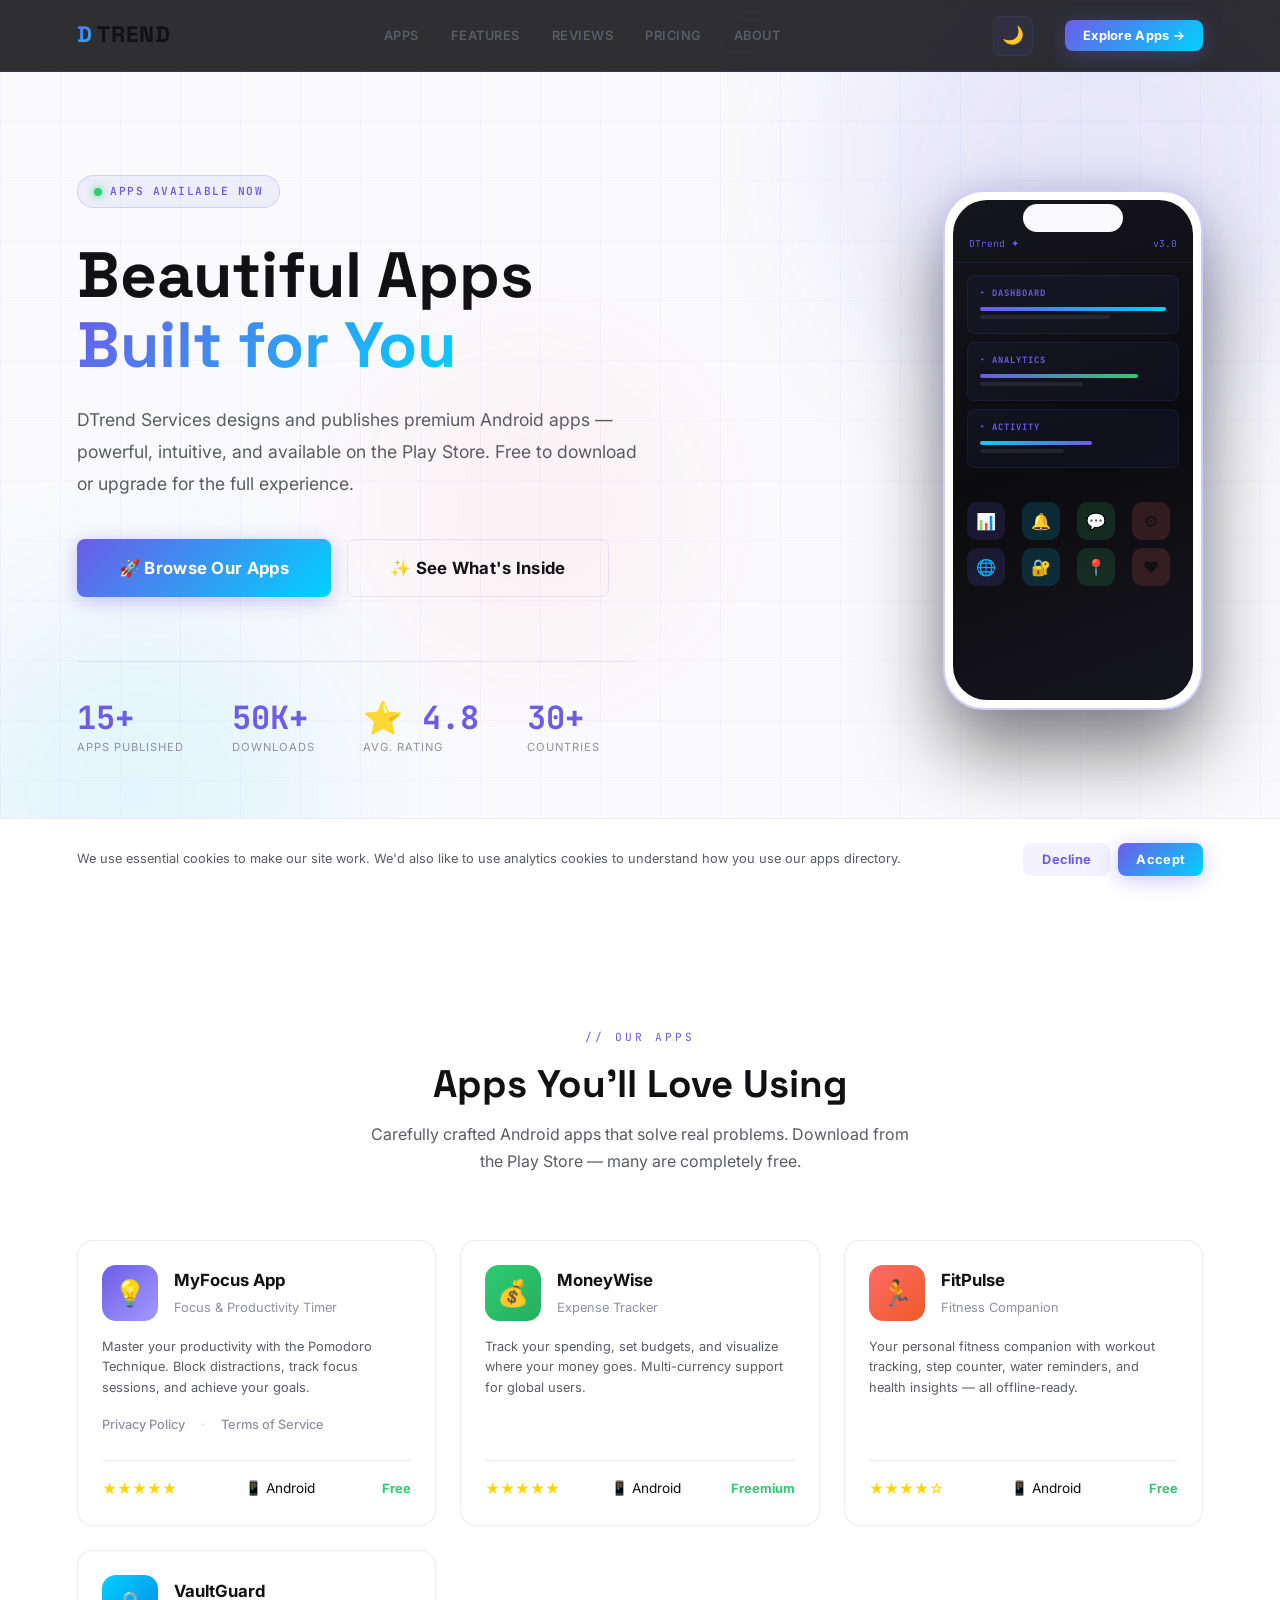
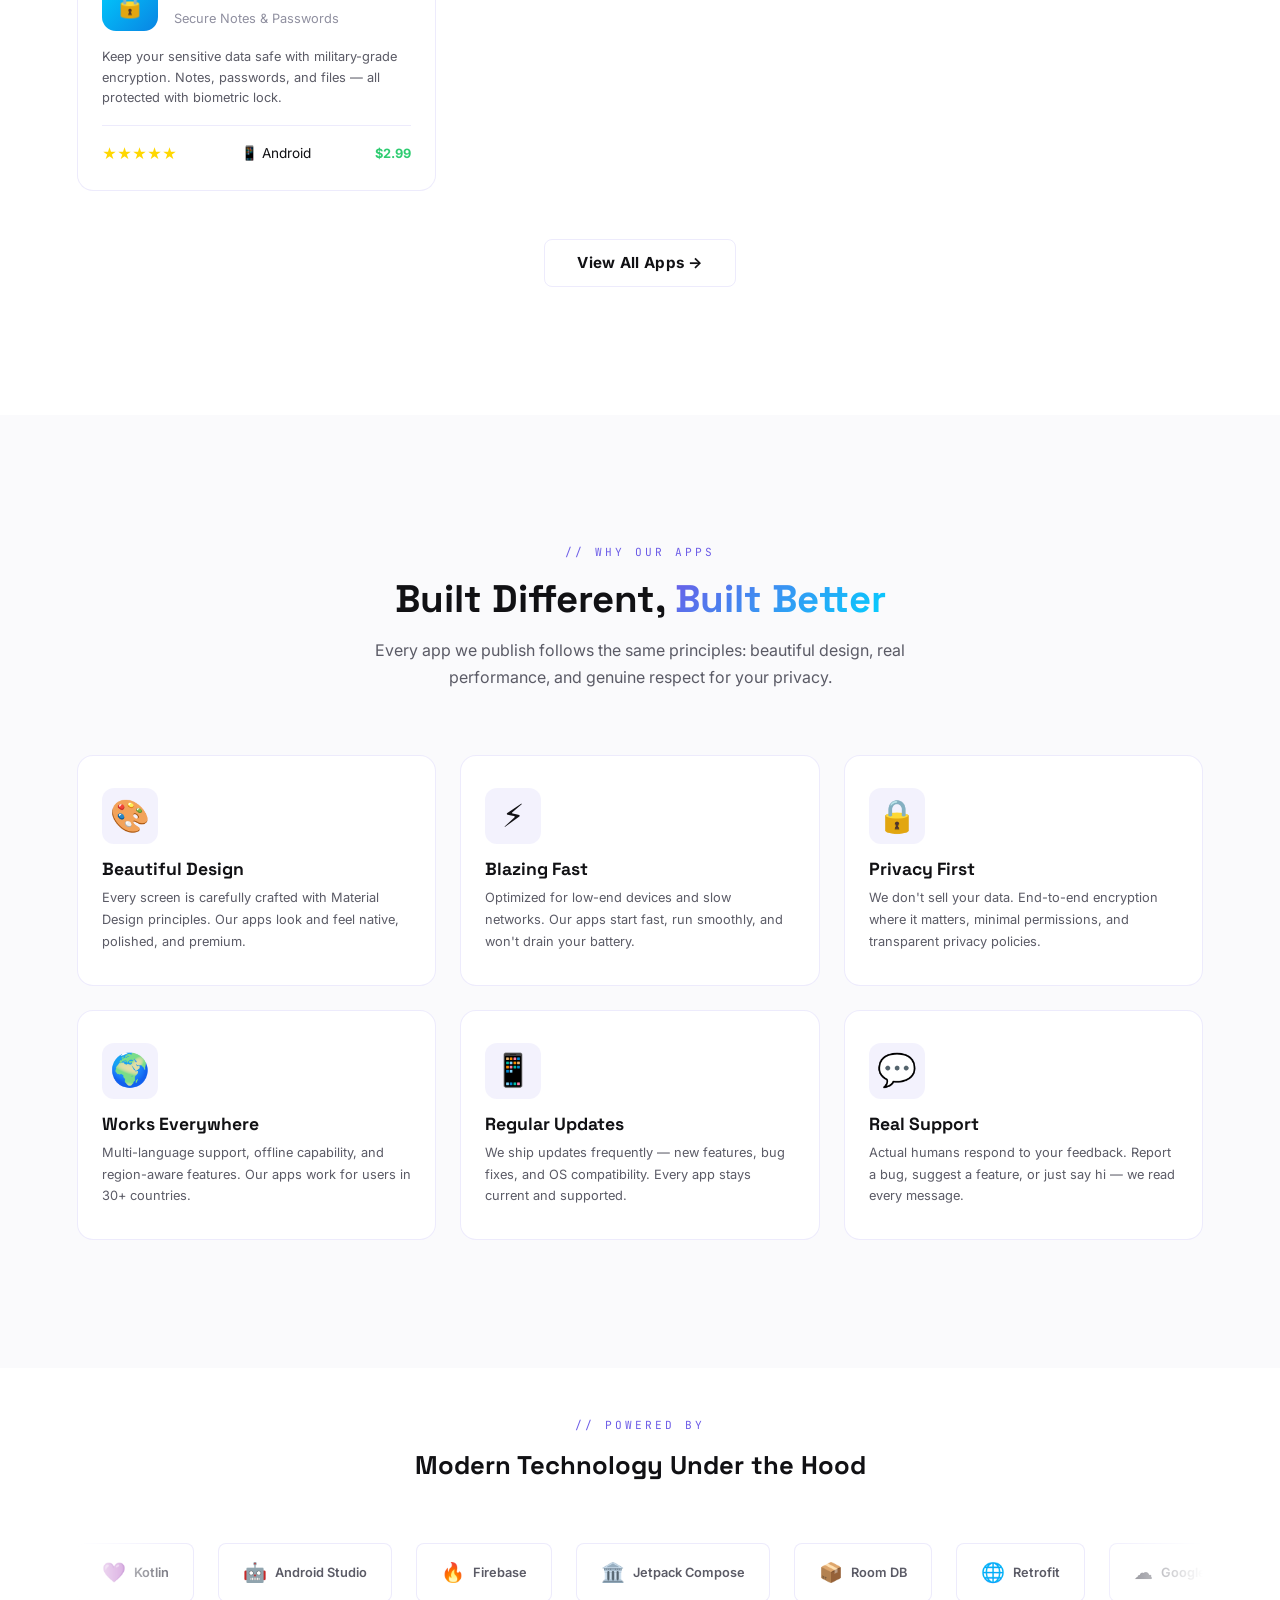
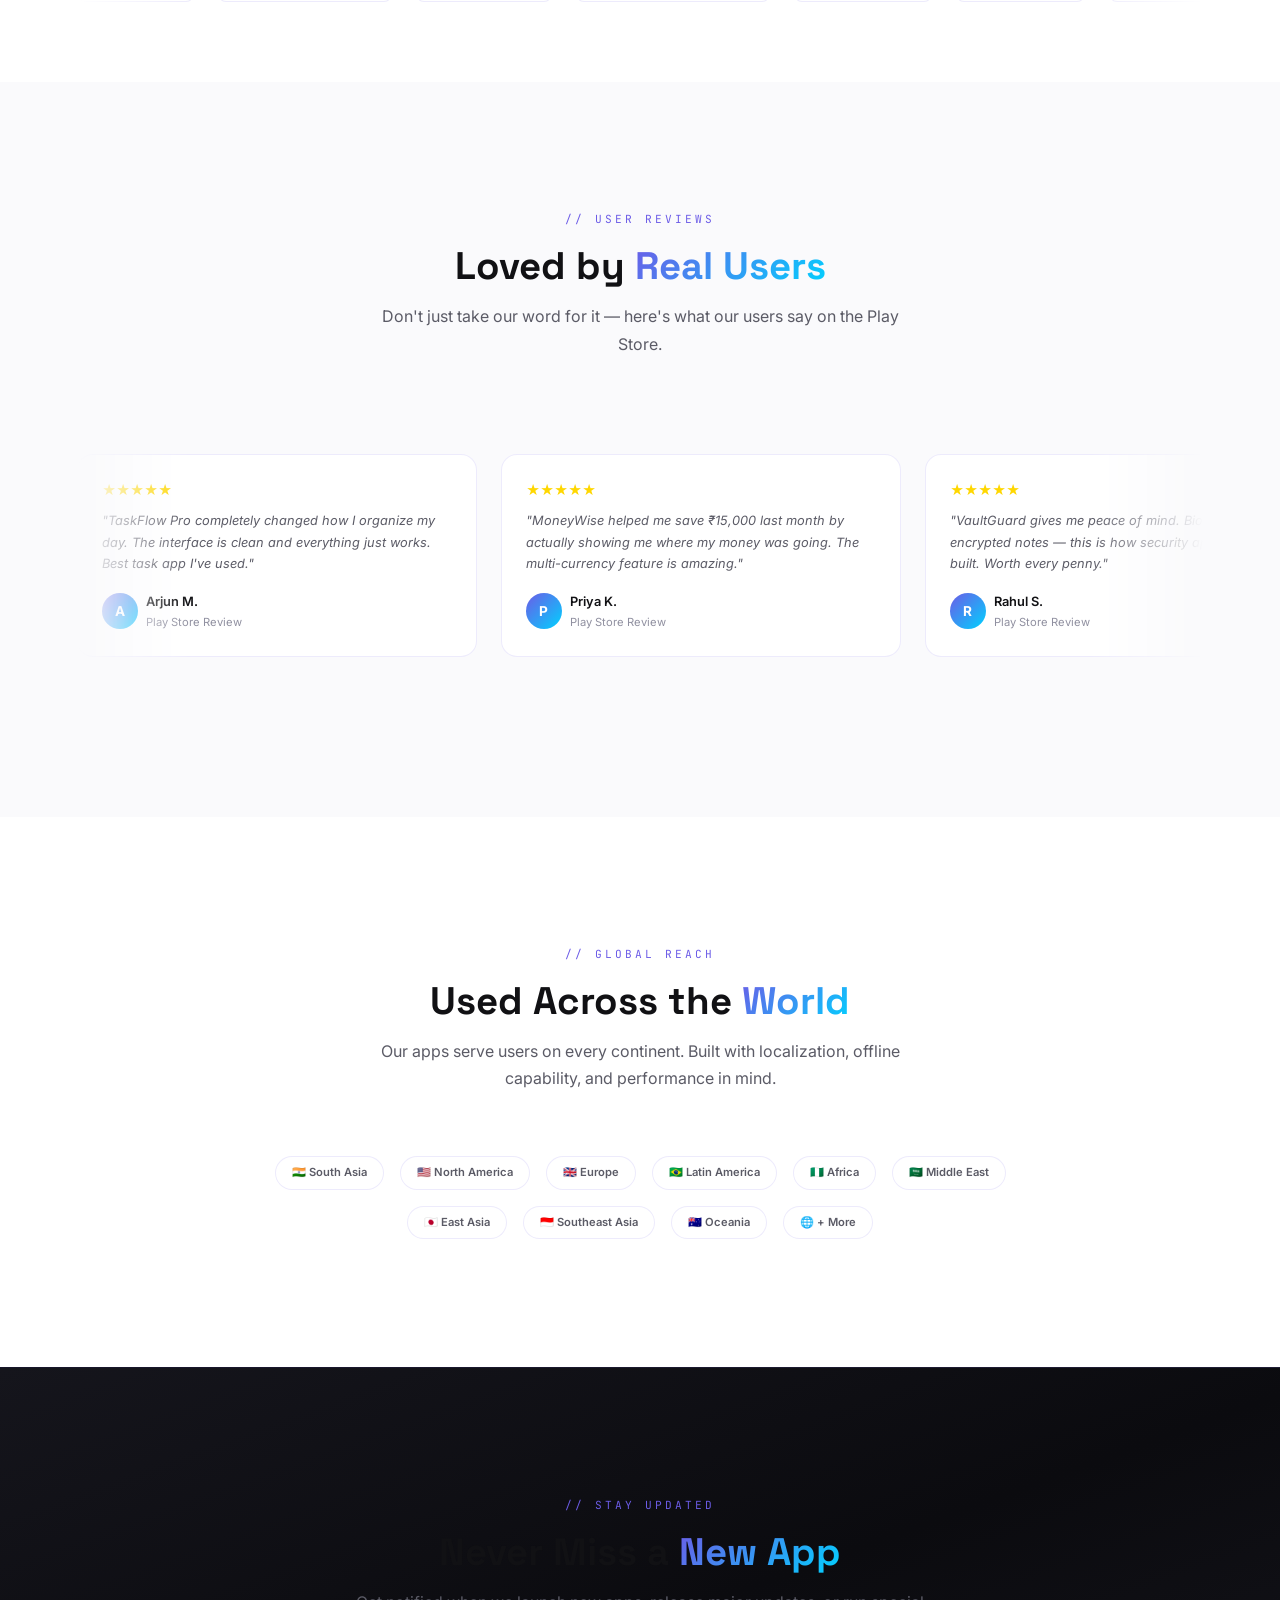
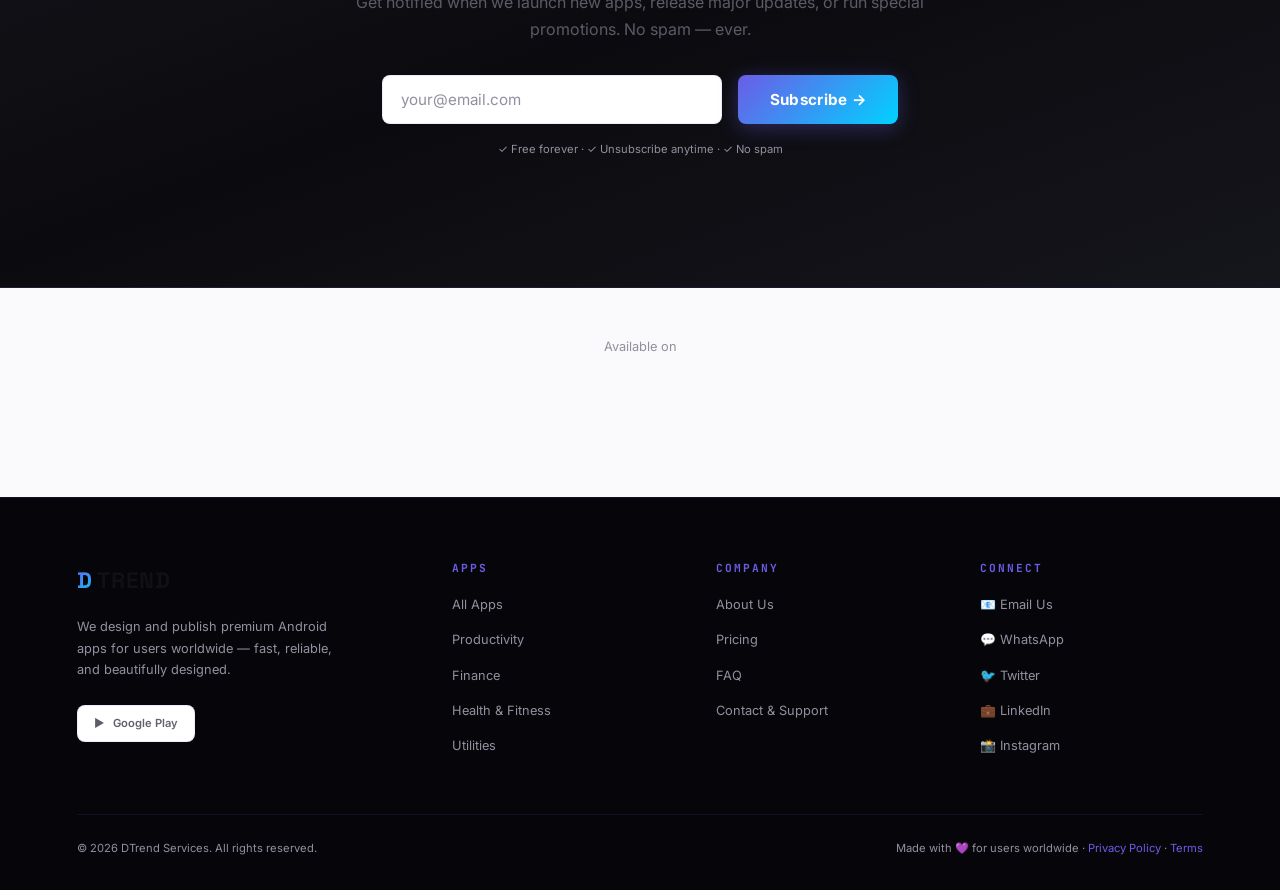
<file: index.html>
<!DOCTYPE html>
<html lang="en">
<head>
  <meta charset="UTF-8" />
  <meta name="viewport" content="width=device-width, initial-scale=1.0"/>
  <title>DTrend Services – Premium Android Apps for Everyone</title>
  <meta name="description" content="DTrend Services designs and publishes premium Android apps. Explore our collection of powerful, beautiful apps — free and paid — built for users worldwide." />
  <meta name="google-site-verification" content="yepnvltr_1LK0rSzXfYZOBU0BRPnySfk_g0vSDw6D-w" />

  <!-- Open Graph -->
  <meta property="og:title" content="DTrend Services – Premium Android Apps" />
  <meta property="og:description" content="Explore our collection of powerful Android apps built for users worldwide." />
  <meta property="og:type" content="website" />

  <!-- Fonts -->
  <link rel="preconnect" href="https://fonts.googleapis.com" />
  <link rel="preconnect" href="https://fonts.gstatic.com" crossorigin />
  <link href="https://fonts.googleapis.com/css2?family=Inter:wght@400;500;600;700;800&family=Space+Grotesk:wght@600;700;800&family=JetBrains+Mono:wght@400;600;700&display=swap" rel="stylesheet"/>

  <!-- Stylesheets -->
  <link rel="stylesheet" href="styles.css" />
  <link rel="stylesheet" href="components.css" />
  <link rel="stylesheet" href="animations.css" />
</head>
<body>

<!-- Skip Link -->
<a href="#main" class="skip-link">Skip to main content</a>

<!-- ══════ NAVBAR ══════ -->
<nav class="navbar" role="navigation" aria-label="Main navigation">
  <a href="index.html" class="navbar__logo" aria-label="DTrend Services Home">
    <span class="navbar__logo-mark">D</span><span class="navbar__logo-text">TREND</span>
  </a>

  <div class="navbar__nav">
    <a href="#apps" class="navbar__link nav-underline">Apps</a>
    <a href="#features" class="navbar__link nav-underline">Features</a>
    <a href="#reviews" class="navbar__link nav-underline">Reviews</a>
    <a href="pricing.html" class="navbar__link nav-underline">Pricing</a>
    <a href="about.html" class="navbar__link nav-underline">About</a>
  </div>

  <div class="navbar__actions">
    <button class="theme-toggle" aria-label="Toggle theme">🌙</button>
    <a href="apps.html" class="btn btn-primary btn-sm navbar__cta">Explore Apps →</a>
  </div>

  <button class="navbar__burger" aria-label="Open menu" aria-expanded="false">
    <span></span><span></span><span></span>
  </button>
</nav>

<!-- Mobile Menu -->
<div class="navbar__mobile" role="dialog" aria-label="Mobile navigation">
  <a href="#apps">Apps</a>
  <a href="#features">Features</a>
  <a href="#reviews">Reviews</a>
  <a href="pricing.html">Pricing</a>
  <a href="about.html">About</a>
  <a href="contact.html">Contact</a>
  <a href="faq.html">FAQ</a>
</div>

<!-- ══════ HERO ══════ -->
<section class="hero" id="hero">
  <!-- Gradient Mesh Background -->
  <div class="gradient-mesh">
    <div class="gradient-mesh__blob"></div>
    <div class="gradient-mesh__blob"></div>
    <div class="gradient-mesh__blob"></div>
  </div>

  <div class="hero__content">
    <div class="hero__badge hero-enter hero-enter--delay-1">
      <span class="hero__badge-dot"></span>
      Apps Available Now
    </div>

    <h1 class="hero-enter hero-enter--delay-2">
      Beautiful Apps<br/>
      <span class="text-gradient">Built for You</span>
    </h1>

    <p class="hero__sub hero-enter hero-enter--delay-3">
      DTrend Services designs and publishes premium Android apps — powerful, intuitive, and available on the Play Store. Free to download or upgrade for the full experience.
    </p>

    <div class="hero__buttons hero-enter hero-enter--delay-4">
      <a href="apps.html" class="btn btn-primary btn-lg">🚀 Browse Our Apps</a>
      <a href="#features" class="btn btn-secondary btn-lg">✨ See What's Inside</a>
    </div>

    <div class="hero__stats hero-enter hero-enter--delay-5">
      <div class="stat">
        <div class="stat__number" data-count="15" data-suffix="+">0+</div>
        <div class="stat__label">Apps Published</div>
      </div>
      <div class="stat">
        <div class="stat__number" data-count="50" data-suffix="K+">0K+</div>
        <div class="stat__label">Downloads</div>
      </div>
      <div class="stat">
        <div class="stat__number" data-count="4.8" data-prefix="⭐ ">⭐ 0</div>
        <div class="stat__label">Avg. Rating</div>
      </div>
      <div class="stat">
        <div class="stat__number" data-count="30" data-suffix="+">0+</div>
        <div class="stat__label">Countries</div>
      </div>
    </div>
  </div>

  <!-- Phone Mockup -->
  <div class="hero__phone">
    <div class="phone-frame">
      <div class="phone-notch"></div>
      <div class="phone-screen">
        <div class="phone-status">
          <span>DTrend ✦</span>
          <span>v3.0</span>
        </div>
        <div class="phone-content">
          <div class="phone-card-mock">
            <div class="phone-card-mock__title">▸ DASHBOARD</div>
            <div class="phone-bar phone-bar--primary" style="width:100%"></div>
            <div class="phone-bar phone-bar--muted" style="width:70%"></div>
          </div>
          <div class="phone-card-mock">
            <div class="phone-card-mock__title">▸ ANALYTICS</div>
            <div class="phone-bar phone-bar--primary" style="width:85%;background:linear-gradient(90deg,#6C5CE7,#2ECC71)"></div>
            <div class="phone-bar phone-bar--muted" style="width:55%"></div>
          </div>
          <div class="phone-card-mock">
            <div class="phone-card-mock__title">▸ ACTIVITY</div>
            <div class="phone-bar phone-bar--primary" style="width:60%;background:linear-gradient(90deg,#00D2FF,#6C5CE7)"></div>
            <div class="phone-bar phone-bar--muted" style="width:45%"></div>
          </div>
        </div>
        <div class="phone-app-grid">
          <div class="phone-app-icon" style="background:rgba(108,92,231,0.15)">📊</div>
          <div class="phone-app-icon" style="background:rgba(0,210,255,0.15)">🔔</div>
          <div class="phone-app-icon" style="background:rgba(46,204,113,0.15)">💬</div>
          <div class="phone-app-icon" style="background:rgba(255,107,107,0.15)">⚙️</div>
          <div class="phone-app-icon" style="background:rgba(108,92,231,0.15)">🌐</div>
          <div class="phone-app-icon" style="background:rgba(0,210,255,0.15)">🔐</div>
          <div class="phone-app-icon" style="background:rgba(46,204,113,0.15)">📍</div>
          <div class="phone-app-icon" style="background:rgba(255,107,107,0.15)">❤️</div>
        </div>
      </div>
    </div>
  </div>
</section>

<main id="main">

  <!-- ══════ FEATURED APPS ══════ -->
  <section id="apps" class="section section--surface">
    <div class="section-header reveal">
      <span class="section-label">// Our Apps</span>
      <h2 class="section-title">Apps You'll Love Using</h2>
      <p class="section-sub">Carefully crafted Android apps that solve real problems. Download from the Play Store — many are completely free.</p>
    </div>

    <div class="grid grid-auto stagger-children" style="max-width:var(--max-width);margin:0 auto">
      <div class="app-card reveal" data-category="productivity" data-name="MyFocus App" data-desc="focus timer pomodoro productivity distractions habits attention consistency" data-href="apps/MyFocus/showcase.html" tabindex="0" role="region" aria-label="MyFocus App Card">
        <div class="app-card__header">
          <div class="app-card__icon" style="background:linear-gradient(135deg,#6C5CE7,#a29bfe)">💡</div>
          <div class="app-card__meta">
            <div class="app-card__name"><a href="apps/MyFocus/showcase.html" class="app-card__title-link">MyFocus App</a></div>
            <div class="app-card__tagline">Focus &amp; Productivity Timer</div>
          </div>
        </div>
        <div class="app-card__body app-card__body--extended">
          <p class="app-card__desc">Master your productivity with the Pomodoro Technique. Block distractions, track focus sessions, and achieve your goals.</p>
          <div class="app-card__legal">
            <a href="apps/MyFocus/privacy.html" class="app-card__legal-link">Privacy Policy</a>
            <span class="app-card__legal-sep">·</span>
            <a href="apps/MyFocus/terms.html" class="app-card__legal-link">Terms of Service</a>
          </div>
        </div>
        <div class="app-card__footer">
          <div class="stars">★★★★★</div>
          <span class="app-card__platforms">📱 Android</span>
          <span class="app-card__price">Free</span>
        </div>
      </div>

      <div class="app-card reveal" data-category="finance">
        <div class="app-card__header">
          <div class="app-card__icon" style="background:linear-gradient(135deg,#2ECC71,#27ae60)">💰</div>
          <div class="app-card__meta">
            <div class="app-card__name">MoneyWise</div>
            <div class="app-card__tagline">Expense Tracker</div>
          </div>
        </div>
        <div class="app-card__body">
          <p class="app-card__desc">Track your spending, set budgets, and visualize where your money goes. Multi-currency support for global users.</p>
        </div>
        <div class="app-card__footer">
          <div class="stars">★★★★★</div>
          <span class="app-card__platforms">📱 Android</span>
          <span class="app-card__price">Freemium</span>
        </div>
      </div>

      <div class="app-card reveal" data-category="health">
        <div class="app-card__header">
          <div class="app-card__icon" style="background:linear-gradient(135deg,#FF6B6B,#ee5a24)">🏃</div>
          <div class="app-card__meta">
            <div class="app-card__name">FitPulse</div>
            <div class="app-card__tagline">Fitness Companion</div>
          </div>
        </div>
        <div class="app-card__body">
          <p class="app-card__desc">Your personal fitness companion with workout tracking, step counter, water reminders, and health insights — all offline-ready.</p>
        </div>
        <div class="app-card__footer">
          <div class="stars">★★★★☆</div>
          <span class="app-card__platforms">📱 Android</span>
          <span class="app-card__price">Free</span>
        </div>
      </div>

      <div class="app-card reveal" data-category="utilities">
        <div class="app-card__header">
          <div class="app-card__icon" style="background:linear-gradient(135deg,#00D2FF,#0984e3)">🔒</div>
          <div class="app-card__meta">
            <div class="app-card__name">VaultGuard</div>
            <div class="app-card__tagline">Secure Notes & Passwords</div>
          </div>
        </div>
        <div class="app-card__body">
          <p class="app-card__desc">Keep your sensitive data safe with military-grade encryption. Notes, passwords, and files — all protected with biometric lock.</p>
        </div>
        <div class="app-card__footer">
          <div class="stars">★★★★★</div>
          <span class="app-card__platforms">📱 Android</span>
          <span class="app-card__price">$2.99</span>
        </div>
      </div>
    </div>

    <div style="text-align:center;margin-top:var(--sp-6)">
      <a href="apps.html" class="btn btn-secondary reveal">View All Apps →</a>
    </div>
  </section>

  <!-- ══════ WHY CHOOSE US / FEATURES ══════ -->
  <section id="features" class="section">
    <div class="section-header reveal">
      <span class="section-label">// Why Our Apps</span>
      <h2 class="section-title">Built Different, <span class="text-gradient">Built Better</span></h2>
      <p class="section-sub">Every app we publish follows the same principles: beautiful design, real performance, and genuine respect for your privacy.</p>
    </div>

    <div class="grid grid-auto stagger-children" style="max-width:var(--max-width);margin:0 auto">
      <div class="feature-card reveal">
        <div class="feature-card__icon">🎨</div>
        <h3 class="feature-card__title">Beautiful Design</h3>
        <p class="feature-card__desc">Every screen is carefully crafted with Material Design principles. Our apps look and feel native, polished, and premium.</p>
      </div>

      <div class="feature-card reveal">
        <div class="feature-card__icon">⚡</div>
        <h3 class="feature-card__title">Blazing Fast</h3>
        <p class="feature-card__desc">Optimized for low-end devices and slow networks. Our apps start fast, run smoothly, and won't drain your battery.</p>
      </div>

      <div class="feature-card reveal">
        <div class="feature-card__icon">🔒</div>
        <h3 class="feature-card__title">Privacy First</h3>
        <p class="feature-card__desc">We don't sell your data. End-to-end encryption where it matters, minimal permissions, and transparent privacy policies.</p>
      </div>

      <div class="feature-card reveal">
        <div class="feature-card__icon">🌍</div>
        <h3 class="feature-card__title">Works Everywhere</h3>
        <p class="feature-card__desc">Multi-language support, offline capability, and region-aware features. Our apps work for users in 30+ countries.</p>
      </div>

      <div class="feature-card reveal">
        <div class="feature-card__icon">📱</div>
        <h3 class="feature-card__title">Regular Updates</h3>
        <p class="feature-card__desc">We ship updates frequently — new features, bug fixes, and OS compatibility. Every app stays current and supported.</p>
      </div>

      <div class="feature-card reveal">
        <div class="feature-card__icon">💬</div>
        <h3 class="feature-card__title">Real Support</h3>
        <p class="feature-card__desc">Actual humans respond to your feedback. Report a bug, suggest a feature, or just say hi — we read every message.</p>
      </div>
    </div>
  </section>

  <!-- ══════ TECH STACK MARQUEE ══════ -->
  <section class="section section--surface" style="padding-top:var(--sp-6);padding-bottom:var(--sp-6)">
    <div class="section-header reveal" style="margin-bottom:var(--sp-4)">
      <span class="section-label">// Powered By</span>
      <h2 class="section-title" style="font-size:var(--fs-h3)">Modern Technology Under the Hood</h2>
    </div>
    <div class="marquee">
      <div class="marquee__inner">
        <div class="marquee__item"><span>💜</span> Kotlin</div>
        <div class="marquee__item"><span>🤖</span> Android Studio</div>
        <div class="marquee__item"><span>🔥</span> Firebase</div>
        <div class="marquee__item"><span>🏛️</span> Jetpack Compose</div>
        <div class="marquee__item"><span>📦</span> Room DB</div>
        <div class="marquee__item"><span>🌐</span> Retrofit</div>
        <div class="marquee__item"><span>☁️</span> Google Cloud</div>
        <div class="marquee__item"><span>🔔</span> FCM Push</div>
        <div class="marquee__item"><span>🗺️</span> Maps SDK</div>
        <div class="marquee__item"><span>🧪</span> CI/CD Testing</div>
        <div class="marquee__item"><span>🏛️</span> MVVM</div>
        <div class="marquee__item"><span>💳</span> In-App Billing</div>
        <!-- Duplicate for seamless loop -->
        <div class="marquee__item"><span>💜</span> Kotlin</div>
        <div class="marquee__item"><span>🤖</span> Android Studio</div>
        <div class="marquee__item"><span>🔥</span> Firebase</div>
        <div class="marquee__item"><span>🏛️</span> Jetpack Compose</div>
        <div class="marquee__item"><span>📦</span> Room DB</div>
        <div class="marquee__item"><span>🌐</span> Retrofit</div>
        <div class="marquee__item"><span>☁️</span> Google Cloud</div>
        <div class="marquee__item"><span>🔔</span> FCM Push</div>
        <div class="marquee__item"><span>🗺️</span> Maps SDK</div>
        <div class="marquee__item"><span>🧪</span> CI/CD Testing</div>
        <div class="marquee__item"><span>🏛️</span> MVVM</div>
        <div class="marquee__item"><span>💳</span> In-App Billing</div>
      </div>
    </div>
  </section>

  <!-- ══════ TESTIMONIALS / REVIEWS ══════ -->
  <section id="reviews" class="section">
    <div class="section-header reveal">
      <span class="section-label">// User Reviews</span>
      <h2 class="section-title">Loved by <span class="text-gradient">Real Users</span></h2>
      <p class="section-sub">Don't just take our word for it — here's what our users say on the Play Store.</p>
    </div>

    <div class="marquee" style="margin-top:var(--sp-4)">
      <div class="marquee__inner" style="animation-duration:40s;gap:var(--sp-3)">
        <div class="testimonial-card">
          <div class="testimonial-card__stars">★★★★★</div>
          <p class="testimonial-card__text">"TaskFlow Pro completely changed how I organize my day. The interface is clean and everything just works. Best task app I've used."</p>
          <div class="testimonial-card__author">
            <div class="testimonial-card__avatar">A</div>
            <div>
              <div class="testimonial-card__name">Arjun M.</div>
              <div class="testimonial-card__role">Play Store Review</div>
            </div>
          </div>
        </div>

        <div class="testimonial-card">
          <div class="testimonial-card__stars">★★★★★</div>
          <p class="testimonial-card__text">"MoneyWise helped me save ₹15,000 last month by actually showing me where my money was going. The multi-currency feature is amazing."</p>
          <div class="testimonial-card__author">
            <div class="testimonial-card__avatar">P</div>
            <div>
              <div class="testimonial-card__name">Priya K.</div>
              <div class="testimonial-card__role">Play Store Review</div>
            </div>
          </div>
        </div>

        <div class="testimonial-card">
          <div class="testimonial-card__stars">★★★★★</div>
          <p class="testimonial-card__text">"VaultGuard gives me peace of mind. Biometric login, encrypted notes — this is how security apps should be built. Worth every penny."</p>
          <div class="testimonial-card__author">
            <div class="testimonial-card__avatar">R</div>
            <div>
              <div class="testimonial-card__name">Rahul S.</div>
              <div class="testimonial-card__role">Play Store Review</div>
            </div>
          </div>
        </div>

        <div class="testimonial-card">
          <div class="testimonial-card__stars">★★★★☆</div>
          <p class="testimonial-card__text">"FitPulse works offline which is a lifesaver at my gym. Step counter is accurate and the water reminder actually helped me drink more."</p>
          <div class="testimonial-card__author">
            <div class="testimonial-card__avatar">S</div>
            <div>
              <div class="testimonial-card__name">Sara L.</div>
              <div class="testimonial-card__role">Play Store Review</div>
            </div>
          </div>
        </div>

        <div class="testimonial-card">
          <div class="testimonial-card__stars">★★★★★</div>
          <p class="testimonial-card__text">"I've tried dozens of expense trackers. MoneyWise is the only one that didn't feel cluttered. Simple, powerful, and respects my privacy."</p>
          <div class="testimonial-card__author">
            <div class="testimonial-card__avatar">D</div>
            <div>
              <div class="testimonial-card__name">David T.</div>
              <div class="testimonial-card__role">Play Store Review</div>
            </div>
          </div>
        </div>

        <!-- Duplicates for loop -->
        <div class="testimonial-card">
          <div class="testimonial-card__stars">★★★★★</div>
          <p class="testimonial-card__text">"TaskFlow Pro completely changed how I organize my day. The interface is clean and everything just works. Best task app I've used."</p>
          <div class="testimonial-card__author">
            <div class="testimonial-card__avatar">A</div>
            <div>
              <div class="testimonial-card__name">Arjun M.</div>
              <div class="testimonial-card__role">Play Store Review</div>
            </div>
          </div>
        </div>

        <div class="testimonial-card">
          <div class="testimonial-card__stars">★★★★★</div>
          <p class="testimonial-card__text">"MoneyWise helped me save ₹15,000 last month by actually showing me where my money was going. The multi-currency feature is amazing."</p>
          <div class="testimonial-card__author">
            <div class="testimonial-card__avatar">P</div>
            <div>
              <div class="testimonial-card__name">Priya K.</div>
              <div class="testimonial-card__role">Play Store Review</div>
            </div>
          </div>
        </div>

        <div class="testimonial-card">
          <div class="testimonial-card__stars">★★★★★</div>
          <p class="testimonial-card__text">"VaultGuard gives me peace of mind. Biometric login, encrypted notes — this is how security apps should be built. Worth every penny."</p>
          <div class="testimonial-card__author">
            <div class="testimonial-card__avatar">R</div>
            <div>
              <div class="testimonial-card__name">Rahul S.</div>
              <div class="testimonial-card__role">Play Store Review</div>
            </div>
          </div>
        </div>
      </div>
    </div>
  </section>

  <!-- ══════ GLOBAL REACH ══════ -->
  <section class="section section--surface">
    <div class="section-header reveal">
      <span class="section-label">// Global Reach</span>
      <h2 class="section-title">Used Across the <span class="text-gradient">World</span></h2>
      <p class="section-sub">Our apps serve users on every continent. Built with localization, offline capability, and performance in mind.</p>
    </div>

    <div class="filter-chips reveal" style="justify-content:center;gap:var(--sp-2);max-width:800px;margin:0 auto">
      <span class="filter-chip" style="cursor:default">🇮🇳 South Asia</span>
      <span class="filter-chip" style="cursor:default">🇺🇸 North America</span>
      <span class="filter-chip" style="cursor:default">🇬🇧 Europe</span>
      <span class="filter-chip" style="cursor:default">🇧🇷 Latin America</span>
      <span class="filter-chip" style="cursor:default">🇳🇬 Africa</span>
      <span class="filter-chip" style="cursor:default">🇸🇦 Middle East</span>
      <span class="filter-chip" style="cursor:default">🇯🇵 East Asia</span>
      <span class="filter-chip" style="cursor:default">🇮🇩 Southeast Asia</span>
      <span class="filter-chip" style="cursor:default">🇦🇺 Oceania</span>
      <span class="filter-chip" style="cursor:default">🌐 + More</span>
    </div>
  </section>

  <!-- ══════ CTA / NEWSLETTER ══════ -->
  <section class="section cta-section" id="cta">
    <div class="cta-section__inner reveal">
      <span class="section-label">// Stay Updated</span>
      <h2 class="section-title" style="color:var(--color-text-primary)">Never Miss a <span class="text-gradient">New App</span></h2>
      <p style="color:var(--color-text-secondary);margin-bottom:var(--sp-3)">Get notified when we launch new apps, release major updates, or run special promotions. No spam — ever.</p>

      <div class="cta-section__form">
        <input type="email" class="input" placeholder="your@email.com" id="emailInput" aria-label="Email address" />
        <button class="btn btn-primary" onclick="handleNewsletter()">Subscribe →</button>
      </div>
      <p class="cta-section__note">✓ Free forever · ✓ Unsubscribe anytime · ✓ No spam</p>
    </div>
  </section>

  <!-- ══════ STORE BADGES ══════ -->
  <section class="section" style="padding-top:var(--sp-6);padding-bottom:var(--sp-6);text-align:center">
    <p style="color:var(--color-text-muted);font-size:var(--fs-small);margin-bottom:var(--sp-2)">Available on</p>
    <div style="display:inline-flex;gap:var(--sp-2);justify-content:center;flex-wrap:wrap">
      <a href="#" class="store-badge store-badge-shimmer bounce-in" style="padding:12px 28px;font-size:1rem">
        <span style="font-size:1.8rem">▶️</span>
        <div style="text-align:left">
          <div style="font-size:0.65rem;opacity:0.7;text-transform:uppercase;letter-spacing:0.5px">GET IT ON</div>
          <div style="font-weight:700;font-size:1.05rem">Google Play</div>
        </div>
      </a>
    </div>
  </section>

</main>

<!-- ══════ FOOTER ══════ -->
<footer class="footer" role="contentinfo">
  <div class="footer__grid">
    <div class="footer__brand">
      <a href="index.html" class="navbar__logo">
        <span class="navbar__logo-mark">D</span><span class="navbar__logo-text">TREND</span>
      </a>
      <p>We design and publish premium Android apps for users worldwide — fast, reliable, and beautifully designed.</p>
      <div class="footer__store-badges">
        <a href="#" class="store-badge store-badge-shimmer" style="font-size:var(--fs-xs)">
          <span>▶️</span> Google Play
        </a>
      </div>
    </div>

    <div class="footer__col">
      <h5 class="footer__heading">Apps</h5>
      <ul class="footer__links">
        <li><a href="apps.html">All Apps</a></li>
        <li><a href="apps.html#productivity">Productivity</a></li>
        <li><a href="apps.html#finance">Finance</a></li>
        <li><a href="apps.html#health">Health & Fitness</a></li>
        <li><a href="apps.html#utilities">Utilities</a></li>
      </ul>
    </div>

    <div class="footer__col">
      <h5 class="footer__heading">Company</h5>
      <ul class="footer__links">
        <li><a href="about.html">About Us</a></li>
        <li><a href="pricing.html">Pricing</a></li>
        <li><a href="faq.html">FAQ</a></li>
        <li><a href="contact.html">Contact & Support</a></li>
      </ul>
    </div>

    <div class="footer__col">
      <h5 class="footer__heading">Connect</h5>
      <ul class="footer__links">
        <li><a href="mailto:hello@dtrendservices.com">📧 Email Us</a></li>
        <li><a href="#">💬 WhatsApp</a></li>
        <li><a href="#">🐦 Twitter</a></li>
        <li><a href="#">💼 LinkedIn</a></li>
        <li><a href="#">📸 Instagram</a></li>
      </ul>
    </div>
  </div>

  <div class="footer__bottom">
    <span>© 2026 DTrend Services. All rights reserved.</span>
    <span>
      Made with 💜 for users worldwide ·
      <a href="apps/MyFocus/privacy.html">Privacy Policy</a> ·
      <a href="apps/MyFocus/terms.html">Terms</a>
    </span>
  </div>
</footer>

<!-- Cookie Consent -->
<div class="cookie-banner" role="alert">
  <p class="cookie-banner__text">We use essential cookies to make our site work. We'd also like to use analytics cookies to understand how you use our apps directory.</p>
  <div class="cookie-banner__actions">
    <button class="btn btn-sm btn-ghost" data-action="reject">Decline</button>
    <button class="btn btn-sm btn-primary" data-action="accept">Accept</button>
  </div>
</div>

<script src="main.js"></script>
<script>
  function handleNewsletter() {
    const val = document.getElementById('emailInput').value;
    if (val && val.includes('@')) {
      window.DTrend.Toast.show('Subscribed! 🎉', "We'll keep you posted on new apps.", '📧');
      document.getElementById('emailInput').value = '';
    } else {
      window.DTrend.Toast.show('Oops!', 'Please enter a valid email address.', '⚠️');
    }
  }
</script>
</body>
</html>
</file>
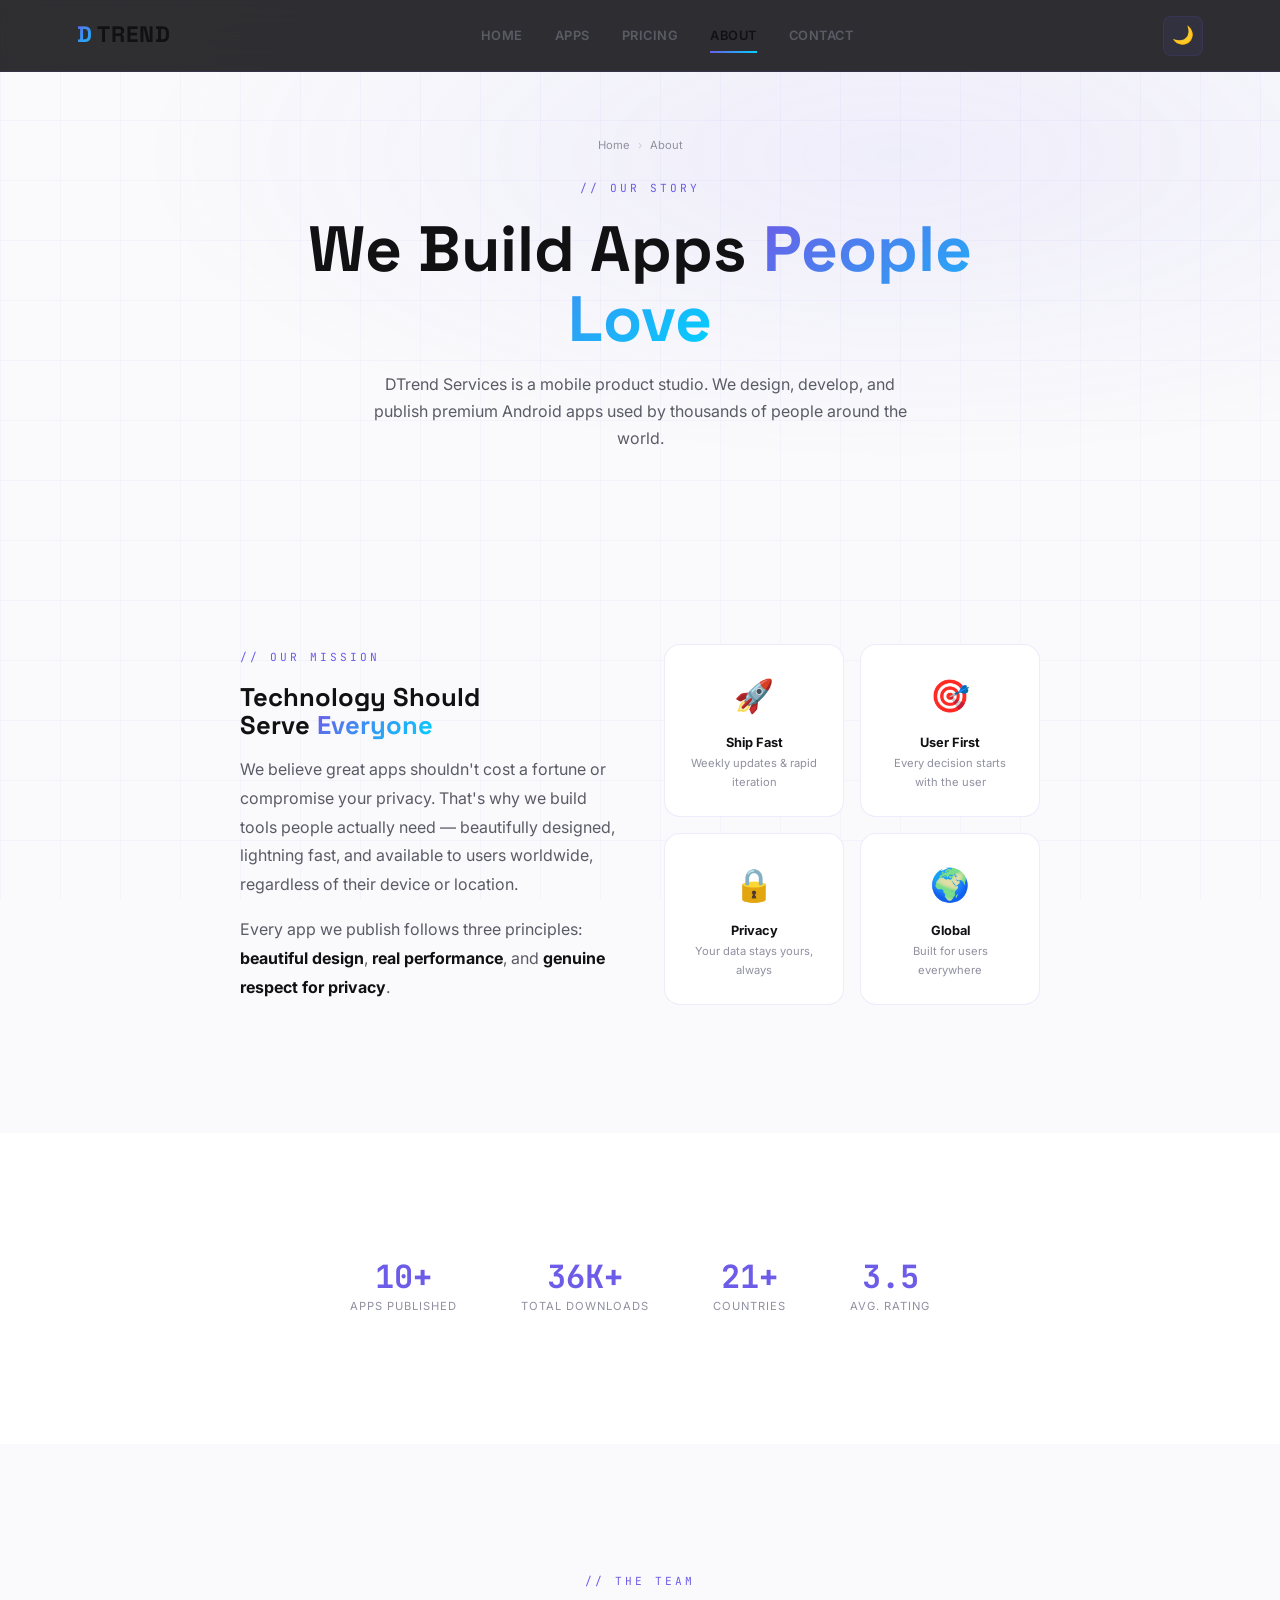
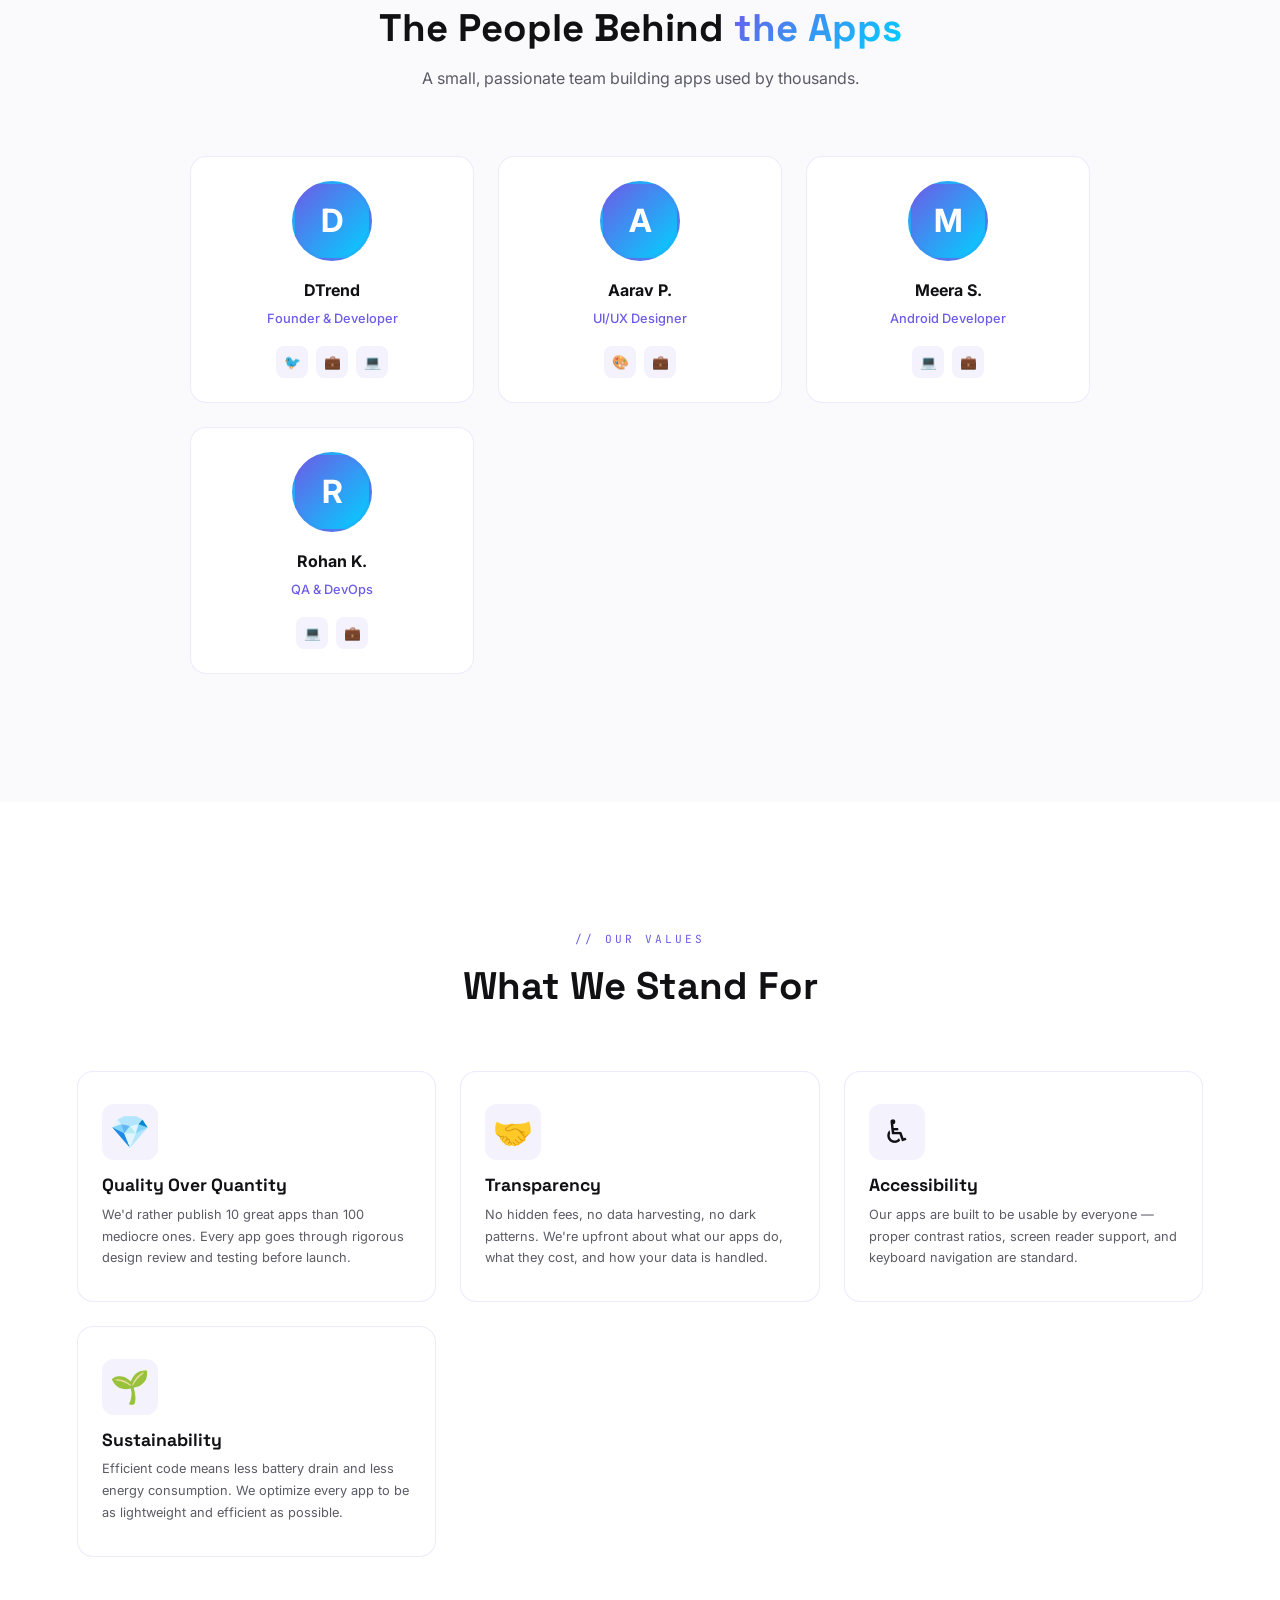
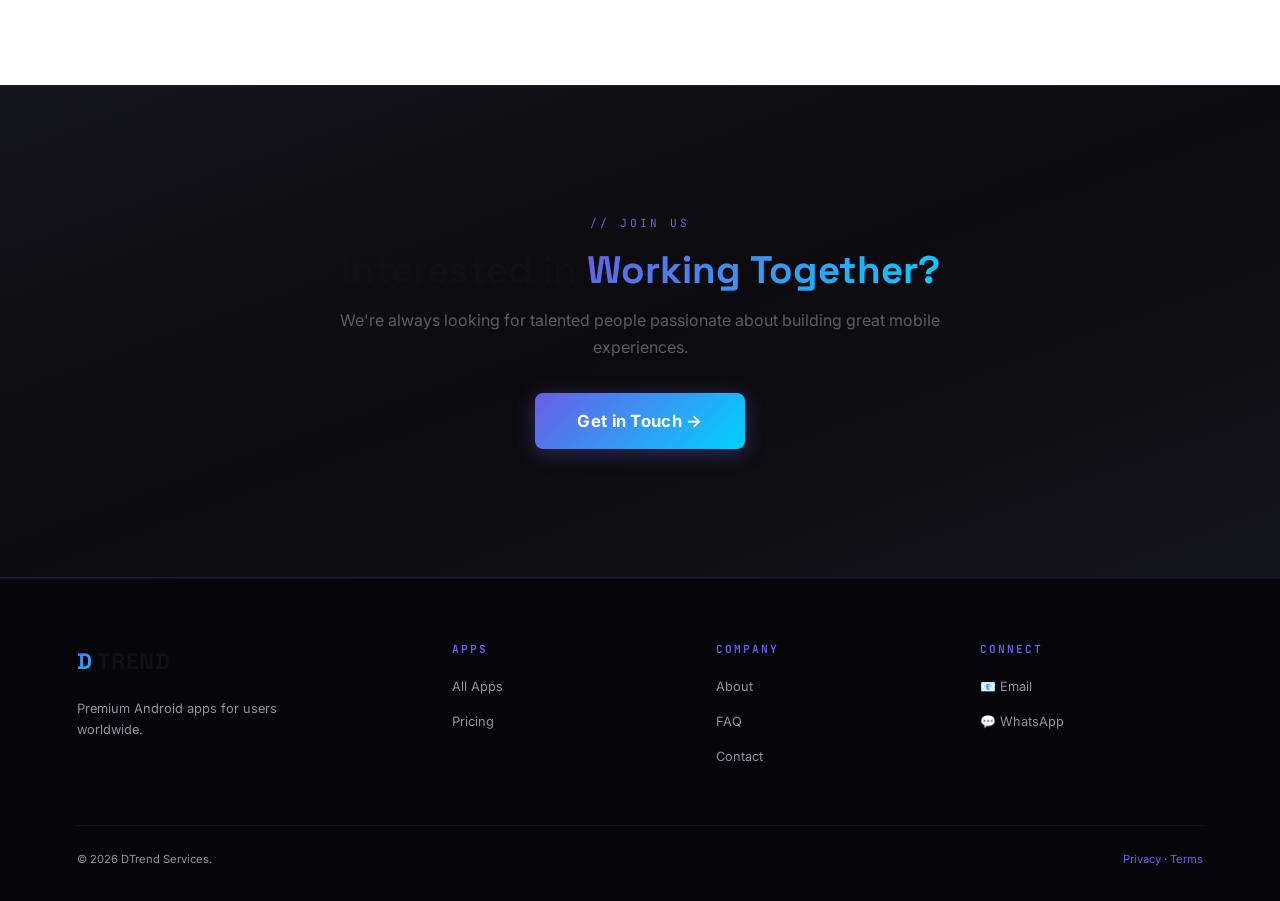
<file: about.html>
<!DOCTYPE html>
<html lang="en">
<head>
  <meta charset="UTF-8" />
  <meta name="viewport" content="width=device-width, initial-scale=1.0"/>
  <title>About – DTrend Services</title>
  <meta name="description" content="Learn about DTrend Services — a mobile product studio designing and publishing premium Android apps for users worldwide." />
  <link rel="preconnect" href="https://fonts.googleapis.com" />
  <link rel="preconnect" href="https://fonts.gstatic.com" crossorigin />
  <link href="https://fonts.googleapis.com/css2?family=Inter:wght@400;500;600;700;800&family=Space+Grotesk:wght@600;700;800&family=JetBrains+Mono:wght@400;600;700&display=swap" rel="stylesheet"/>
  <link rel="stylesheet" href="styles.css" />
  <link rel="stylesheet" href="components.css" />
  <link rel="stylesheet" href="animations.css" />
</head>
<body>

<a href="#main" class="skip-link">Skip to main content</a>

<!-- NAVBAR -->
<nav class="navbar" role="navigation" aria-label="Main navigation">
  <a href="index.html" class="navbar__logo"><span class="navbar__logo-mark">D</span><span class="navbar__logo-text">TREND</span></a>
  <div class="navbar__nav">
    <a href="index.html" class="navbar__link nav-underline">Home</a>
    <a href="apps.html" class="navbar__link nav-underline">Apps</a>
    <a href="pricing.html" class="navbar__link nav-underline">Pricing</a>
    <a href="about.html" class="navbar__link nav-underline active">About</a>
    <a href="contact.html" class="navbar__link nav-underline">Contact</a>
  </div>
  <div class="navbar__actions">
    <button class="theme-toggle" aria-label="Toggle theme">🌙</button>
  </div>
  <button class="navbar__burger" aria-label="Open menu"><span></span><span></span><span></span></button>
</nav>
<div class="navbar__mobile"><a href="index.html">Home</a><a href="apps.html">Apps</a><a href="pricing.html">Pricing</a><a href="about.html">About</a><a href="contact.html">Contact</a><a href="faq.html">FAQ</a></div>

<main id="main">

  <!-- PAGE HEADER -->
  <div class="page-header">
    <div class="page-header__inner">
      <div class="breadcrumbs">
        <a href="index.html">Home</a>
        <span class="breadcrumbs__sep">›</span>
        <span>About</span>
      </div>
      <span class="section-label hero-enter">// Our Story</span>
      <h1 class="hero-enter hero-enter--delay-1">We Build Apps <span class="text-gradient">People Love</span></h1>
      <p class="section-sub hero-enter hero-enter--delay-2">DTrend Services is a mobile product studio. We design, develop, and publish premium Android apps used by thousands of people around the world.</p>
    </div>
  </div>

  <!-- MISSION -->
  <section class="section">
    <div style="max-width:800px;margin:0 auto;display:grid;grid-template-columns:1fr 1fr;gap:var(--sp-6);align-items:center">
      <div class="reveal-left">
        <span class="section-label">// Our Mission</span>
        <h2 class="section-title" style="font-size:var(--fs-h3)">Technology Should<br/>Serve <span class="text-gradient">Everyone</span></h2>
        <p style="color:var(--color-text-secondary);line-height:1.8;margin-top:var(--sp-2)">
          We believe great apps shouldn't cost a fortune or compromise your privacy. That's why we build tools people actually need — beautifully designed, lightning fast, and available to users worldwide, regardless of their device or location.
        </p>
        <p style="color:var(--color-text-secondary);line-height:1.8;margin-top:var(--sp-2)">
          Every app we publish follows three principles: <strong style="color:var(--color-text-primary)">beautiful design</strong>, <strong style="color:var(--color-text-primary)">real performance</strong>, and <strong style="color:var(--color-text-primary)">genuine respect for privacy</strong>.
        </p>
      </div>
      <div class="reveal-right" style="display:grid;grid-template-columns:1fr 1fr;gap:var(--sp-2)">
        <div class="card" style="text-align:center;padding:var(--sp-3)">
          <div style="font-size:2rem;margin-bottom:var(--sp-1)">🚀</div>
          <div style="font-weight:700;font-size:var(--fs-small)">Ship Fast</div>
          <p style="font-size:var(--fs-xs);color:var(--color-text-muted)">Weekly updates & rapid iteration</p>
        </div>
        <div class="card" style="text-align:center;padding:var(--sp-3)">
          <div style="font-size:2rem;margin-bottom:var(--sp-1)">🎯</div>
          <div style="font-weight:700;font-size:var(--fs-small)">User First</div>
          <p style="font-size:var(--fs-xs);color:var(--color-text-muted)">Every decision starts with the user</p>
        </div>
        <div class="card" style="text-align:center;padding:var(--sp-3)">
          <div style="font-size:2rem;margin-bottom:var(--sp-1)">🔒</div>
          <div style="font-weight:700;font-size:var(--fs-small)">Privacy</div>
          <p style="font-size:var(--fs-xs);color:var(--color-text-muted)">Your data stays yours, always</p>
        </div>
        <div class="card" style="text-align:center;padding:var(--sp-3)">
          <div style="font-size:2rem;margin-bottom:var(--sp-1)">🌍</div>
          <div style="font-weight:700;font-size:var(--fs-small)">Global</div>
          <p style="font-size:var(--fs-xs);color:var(--color-text-muted)">Built for users everywhere</p>
        </div>
      </div>
    </div>
  </section>

  <!-- STATS -->
  <section class="section section--surface" style="text-align:center">
    <div style="max-width:800px;margin:0 auto;display:flex;justify-content:center;gap:var(--sp-8);flex-wrap:wrap" class="reveal">
      <div>
        <div class="stat__number" data-count="15" data-suffix="+">0+</div>
        <div class="stat__label">Apps Published</div>
      </div>
      <div>
        <div class="stat__number" data-count="50" data-suffix="K+">0K+</div>
        <div class="stat__label">Total Downloads</div>
      </div>
      <div>
        <div class="stat__number" data-count="30" data-suffix="+">0+</div>
        <div class="stat__label">Countries</div>
      </div>
      <div>
        <div class="stat__number" data-count="4.8">0</div>
        <div class="stat__label">Avg. Rating</div>
      </div>
    </div>
  </section>

  <!-- TEAM -->
  <section class="section">
    <div class="section-header reveal">
      <span class="section-label">// The Team</span>
      <h2 class="section-title">The People Behind <span class="text-gradient">the Apps</span></h2>
      <p class="section-sub">A small, passionate team building apps used by thousands.</p>
    </div>

    <div class="grid grid-auto stagger-children" style="max-width:900px;margin:0 auto">
      <div class="team-card reveal">
        <div class="team-card__avatar">D</div>
        <div class="team-card__name">DTrend</div>
        <div class="team-card__role">Founder & Developer</div>
        <div class="team-card__links">
          <a href="#" aria-label="Twitter">🐦</a>
          <a href="#" aria-label="LinkedIn">💼</a>
          <a href="#" aria-label="GitHub">💻</a>
        </div>
      </div>

      <div class="team-card reveal">
        <div class="team-card__avatar">A</div>
        <div class="team-card__name">Aarav P.</div>
        <div class="team-card__role">UI/UX Designer</div>
        <div class="team-card__links">
          <a href="#" aria-label="Dribbble">🎨</a>
          <a href="#" aria-label="LinkedIn">💼</a>
        </div>
      </div>

      <div class="team-card reveal">
        <div class="team-card__avatar">M</div>
        <div class="team-card__name">Meera S.</div>
        <div class="team-card__role">Android Developer</div>
        <div class="team-card__links">
          <a href="#" aria-label="GitHub">💻</a>
          <a href="#" aria-label="LinkedIn">💼</a>
        </div>
      </div>

      <div class="team-card reveal">
        <div class="team-card__avatar">R</div>
        <div class="team-card__name">Rohan K.</div>
        <div class="team-card__role">QA & DevOps</div>
        <div class="team-card__links">
          <a href="#" aria-label="GitHub">💻</a>
          <a href="#" aria-label="LinkedIn">💼</a>
        </div>
      </div>
    </div>
  </section>

  <!-- VALUES -->
  <section class="section section--surface">
    <div class="section-header reveal">
      <span class="section-label">// Our Values</span>
      <h2 class="section-title">What We Stand For</h2>
    </div>

    <div class="grid grid-auto stagger-children" style="max-width:var(--max-width);margin:0 auto">
      <div class="feature-card reveal">
        <div class="feature-card__icon">💎</div>
        <h3 class="feature-card__title">Quality Over Quantity</h3>
        <p class="feature-card__desc">We'd rather publish 10 great apps than 100 mediocre ones. Every app goes through rigorous design review and testing before launch.</p>
      </div>

      <div class="feature-card reveal">
        <div class="feature-card__icon">🤝</div>
        <h3 class="feature-card__title">Transparency</h3>
        <p class="feature-card__desc">No hidden fees, no data harvesting, no dark patterns. We're upfront about what our apps do, what they cost, and how your data is handled.</p>
      </div>

      <div class="feature-card reveal">
        <div class="feature-card__icon">♿</div>
        <h3 class="feature-card__title">Accessibility</h3>
        <p class="feature-card__desc">Our apps are built to be usable by everyone — proper contrast ratios, screen reader support, and keyboard navigation are standard.</p>
      </div>

      <div class="feature-card reveal">
        <div class="feature-card__icon">🌱</div>
        <h3 class="feature-card__title">Sustainability</h3>
        <p class="feature-card__desc">Efficient code means less battery drain and less energy consumption. We optimize every app to be as lightweight and efficient as possible.</p>
      </div>
    </div>
  </section>

  <!-- CTA -->
  <section class="section cta-section">
    <div class="cta-section__inner reveal">
      <span class="section-label">// Join Us</span>
      <h2 class="section-title">Interested in <span class="text-gradient">Working Together?</span></h2>
      <p style="color:var(--color-text-secondary);margin-bottom:var(--sp-4)">We're always looking for talented people passionate about building great mobile experiences.</p>
      <a href="contact.html" class="btn btn-primary btn-lg">Get in Touch →</a>
    </div>
  </section>

</main>

<!-- FOOTER -->
<footer class="footer" role="contentinfo">
  <div class="footer__grid">
    <div class="footer__brand">
      <a href="index.html" class="navbar__logo"><span class="navbar__logo-mark">D</span><span class="navbar__logo-text">TREND</span></a>
      <p>Premium Android apps for users worldwide.</p>
    </div>
    <div class="footer__col"><h5 class="footer__heading">Apps</h5><ul class="footer__links"><li><a href="apps.html">All Apps</a></li><li><a href="pricing.html">Pricing</a></li></ul></div>
    <div class="footer__col"><h5 class="footer__heading">Company</h5><ul class="footer__links"><li><a href="about.html">About</a></li><li><a href="faq.html">FAQ</a></li><li><a href="contact.html">Contact</a></li></ul></div>
    <div class="footer__col"><h5 class="footer__heading">Connect</h5><ul class="footer__links"><li><a href="mailto:hello@dtrendservices.com">📧 Email</a></li><li><a href="#">💬 WhatsApp</a></li></ul></div>
  </div>
  <div class="footer__bottom"><span>© 2026 DTrend Services.</span><span><a href="apps/MyFocus/privacy.html">Privacy</a> · <a href="apps/MyFocus/terms.html">Terms</a></span></div>
</footer>

<script src="main.js"></script>
</body>
</html>
</file>
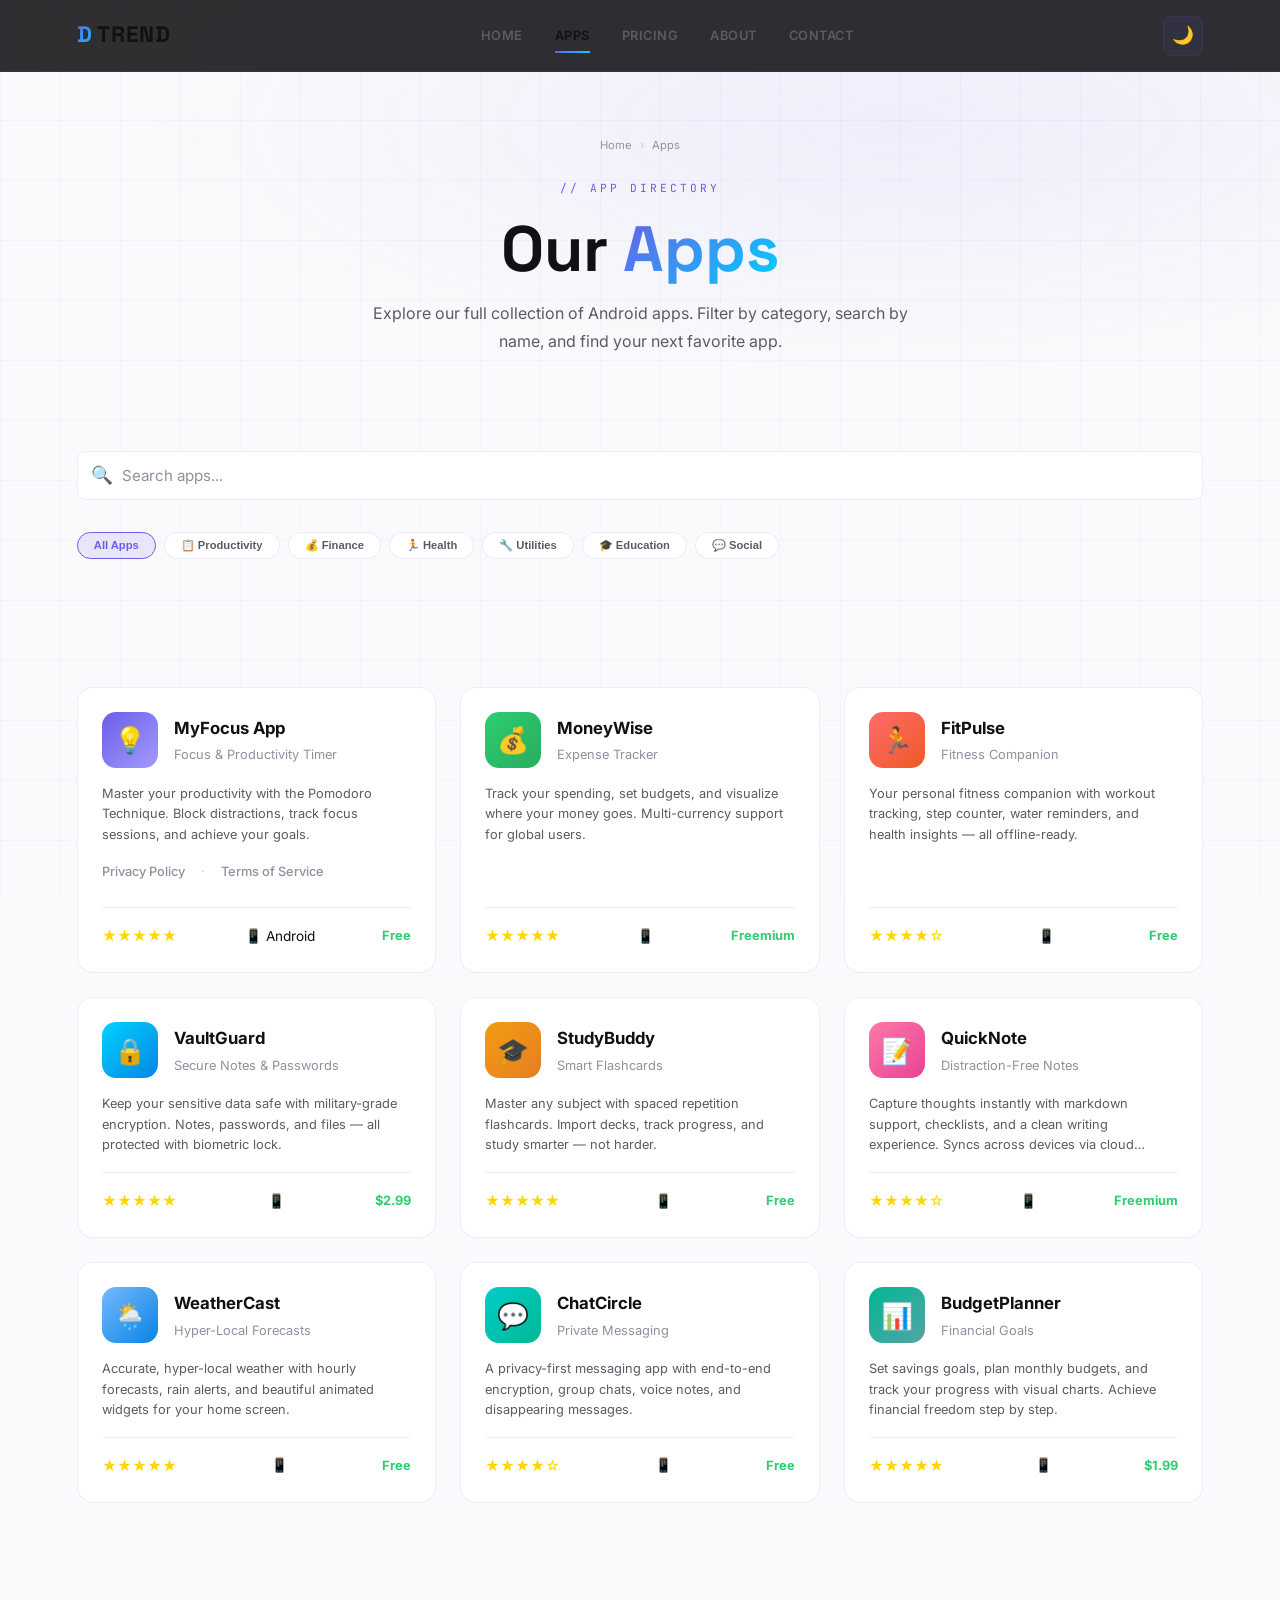
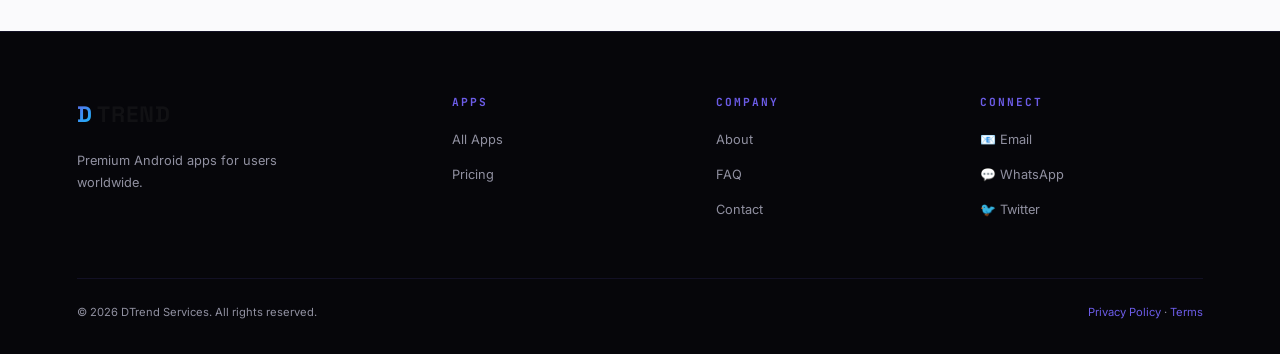
<file: apps.html>
<!DOCTYPE html>
<html lang="en">
<head>
  <meta charset="UTF-8" />
  <meta name="viewport" content="width=device-width, initial-scale=1.0"/>
  <title>Our Apps – DTrend Services</title>
  <meta name="description" content="Browse all Android apps by DTrend Services. Productivity, finance, health, utilities — find the perfect app for your needs." />
  <link rel="preconnect" href="https://fonts.googleapis.com" />
  <link rel="preconnect" href="https://fonts.gstatic.com" crossorigin />
  <link href="https://fonts.googleapis.com/css2?family=Inter:wght@400;500;600;700;800&family=Space+Grotesk:wght@600;700;800&family=JetBrains+Mono:wght@400;600;700&display=swap" rel="stylesheet"/>
  <link rel="stylesheet" href="styles.css" />
  <link rel="stylesheet" href="components.css" />
  <link rel="stylesheet" href="animations.css" />
</head>
<body>

<a href="#main" class="skip-link">Skip to main content</a>

<!-- NAVBAR -->
<nav class="navbar" role="navigation" aria-label="Main navigation">
  <a href="index.html" class="navbar__logo"><span class="navbar__logo-mark">D</span><span class="navbar__logo-text">TREND</span></a>
  <div class="navbar__nav">
    <a href="index.html" class="navbar__link nav-underline">Home</a>
    <a href="apps.html" class="navbar__link nav-underline active">Apps</a>
    <a href="pricing.html" class="navbar__link nav-underline">Pricing</a>
    <a href="about.html" class="navbar__link nav-underline">About</a>
    <a href="contact.html" class="navbar__link nav-underline">Contact</a>
  </div>
  <div class="navbar__actions">
    <button class="theme-toggle" aria-label="Toggle theme">🌙</button>
  </div>
  <button class="navbar__burger" aria-label="Open menu"><span></span><span></span><span></span></button>
</nav>
<div class="navbar__mobile"><a href="index.html">Home</a><a href="apps.html">Apps</a><a href="pricing.html">Pricing</a><a href="about.html">About</a><a href="contact.html">Contact</a><a href="faq.html">FAQ</a></div>

<main id="main">

  <!-- PAGE HEADER -->
  <div class="page-header">
    <div class="page-header__inner">
      <div class="breadcrumbs">
        <a href="index.html">Home</a>
        <span class="breadcrumbs__sep">›</span>
        <span>Apps</span>
      </div>
      <span class="section-label hero-enter">// App Directory</span>
      <h1 class="hero-enter hero-enter--delay-1">Our <span class="text-gradient">Apps</span></h1>
      <p class="section-sub hero-enter hero-enter--delay-2">Explore our full collection of Android apps. Filter by category, search by name, and find your next favorite app.</p>
    </div>
  </div>

  <!-- FILTER BAR -->
  <section class="section" style="padding-top:var(--sp-4);padding-bottom:0">
    <div style="max-width:var(--max-width);margin:0 auto">
      <div class="filter-bar reveal">
        <div class="filter-bar__search">
          <span class="filter-bar__search-icon">🔍</span>
          <input type="text" class="input" id="app-search" placeholder="Search apps..." aria-label="Search apps" />
        </div>
      </div>
      <div class="filter-chips reveal" style="margin-top:var(--sp-2)">
        <button class="filter-chip active" data-filter="all">All Apps</button>
        <button class="filter-chip" data-filter="productivity">📋 Productivity</button>
        <button class="filter-chip" data-filter="finance">💰 Finance</button>
        <button class="filter-chip" data-filter="health">🏃 Health</button>
        <button class="filter-chip" data-filter="utilities">🔧 Utilities</button>
        <button class="filter-chip" data-filter="education">🎓 Education</button>
        <button class="filter-chip" data-filter="social">💬 Social</button>
      </div>
    </div>
  </section>

  <!-- APP GRID -->
  <section class="section">
    <div class="grid grid-auto stagger-children" style="max-width:var(--max-width);margin:0 auto">

      <!-- MyFocus App -->
      <div class="app-card reveal" data-name="MyFocus App" data-category="productivity" data-desc="focus timer pomodoro productivity distractions habits attention consistency" data-href="apps/MyFocus/showcase.html" tabindex="0" role="region" aria-label="MyFocus App Card">
        <div class="app-card__header">
          <div class="app-card__icon" style="background:linear-gradient(135deg,#6C5CE7,#a29bfe)">💡</div>
          <div class="app-card__meta">
            <div class="app-card__name"><a href="apps/MyFocus/showcase.html" class="app-card__title-link">MyFocus App</a></div>
            <div class="app-card__tagline">Focus &amp; Productivity Timer</div>
          </div>
        </div>
        <div class="app-card__body app-card__body--extended">
          <p class="app-card__desc">Master your productivity with the Pomodoro Technique. Block distractions, track focus sessions, and achieve your goals.</p>
          <div class="app-card__legal">
            <a href="apps/MyFocus/privacy.html" class="app-card__legal-link">Privacy Policy</a>
            <span class="app-card__legal-sep">·</span>
            <a href="apps/MyFocus/terms.html" class="app-card__legal-link">Terms of Service</a>
          </div>
        </div>
        <div class="app-card__footer">
          <div class="stars">★★★★★</div>
          <span class="app-card__platforms">📱 Android</span>
          <span class="app-card__price">Free</span>
        </div>
      </div>

      <!-- MoneyWise -->
      <div class="app-card reveal" data-name="MoneyWise" data-category="finance" data-desc="expense tracker budget spending multi-currency">
        <div class="app-card__header">
          <div class="app-card__icon" style="background:linear-gradient(135deg,#2ECC71,#27ae60)">💰</div>
          <div class="app-card__meta">
            <div class="app-card__name">MoneyWise</div>
            <div class="app-card__tagline">Expense Tracker</div>
          </div>
        </div>
        <div class="app-card__body">
          <p class="app-card__desc">Track your spending, set budgets, and visualize where your money goes. Multi-currency support for global users.</p>
        </div>
        <div class="app-card__footer">
          <div class="stars">★★★★★</div>
          <span class="app-card__platforms">📱</span>
          <span class="app-card__price">Freemium</span>
        </div>
      </div>

      <!-- FitPulse -->
      <div class="app-card reveal" data-name="FitPulse" data-category="health" data-desc="fitness workout step counter water reminder health">
        <div class="app-card__header">
          <div class="app-card__icon" style="background:linear-gradient(135deg,#FF6B6B,#ee5a24)">🏃</div>
          <div class="app-card__meta">
            <div class="app-card__name">FitPulse</div>
            <div class="app-card__tagline">Fitness Companion</div>
          </div>
        </div>
        <div class="app-card__body">
          <p class="app-card__desc">Your personal fitness companion with workout tracking, step counter, water reminders, and health insights — all offline-ready.</p>
        </div>
        <div class="app-card__footer">
          <div class="stars">★★★★☆</div>
          <span class="app-card__platforms">📱</span>
          <span class="app-card__price">Free</span>
        </div>
      </div>

      <!-- VaultGuard -->
      <div class="app-card reveal" data-name="VaultGuard" data-category="utilities" data-desc="secure notes passwords encryption biometric lock">
        <div class="app-card__header">
          <div class="app-card__icon" style="background:linear-gradient(135deg,#00D2FF,#0984e3)">🔒</div>
          <div class="app-card__meta">
            <div class="app-card__name">VaultGuard</div>
            <div class="app-card__tagline">Secure Notes & Passwords</div>
          </div>
        </div>
        <div class="app-card__body">
          <p class="app-card__desc">Keep your sensitive data safe with military-grade encryption. Notes, passwords, and files — all protected with biometric lock.</p>
        </div>
        <div class="app-card__footer">
          <div class="stars">★★★★★</div>
          <span class="app-card__platforms">📱</span>
          <span class="app-card__price">$2.99</span>
        </div>
      </div>

      <!-- StudyBuddy -->
      <div class="app-card reveal" data-name="StudyBuddy" data-category="education" data-desc="flashcards quiz spaced repetition learning study">
        <div class="app-card__header">
          <div class="app-card__icon" style="background:linear-gradient(135deg,#F39C12,#e67e22)">🎓</div>
          <div class="app-card__meta">
            <div class="app-card__name">StudyBuddy</div>
            <div class="app-card__tagline">Smart Flashcards</div>
          </div>
        </div>
        <div class="app-card__body">
          <p class="app-card__desc">Master any subject with spaced repetition flashcards. Import decks, track progress, and study smarter — not harder.</p>
        </div>
        <div class="app-card__footer">
          <div class="stars">★★★★★</div>
          <span class="app-card__platforms">📱</span>
          <span class="app-card__price">Free</span>
        </div>
      </div>

      <!-- QuickNote -->
      <div class="app-card reveal" data-name="QuickNote" data-category="productivity" data-desc="notes markdown checklist quick capture distraction-free">
        <div class="app-card__header">
          <div class="app-card__icon" style="background:linear-gradient(135deg,#fd79a8,#e84393)">📝</div>
          <div class="app-card__meta">
            <div class="app-card__name">QuickNote</div>
            <div class="app-card__tagline">Distraction-Free Notes</div>
          </div>
        </div>
        <div class="app-card__body">
          <p class="app-card__desc">Capture thoughts instantly with markdown support, checklists, and a clean writing experience. Syncs across devices via cloud backup.</p>
        </div>
        <div class="app-card__footer">
          <div class="stars">★★★★☆</div>
          <span class="app-card__platforms">📱</span>
          <span class="app-card__price">Freemium</span>
        </div>
      </div>

      <!-- WeatherCast -->
      <div class="app-card reveal" data-name="WeatherCast" data-category="utilities" data-desc="weather forecast temperature rain alerts climate">
        <div class="app-card__header">
          <div class="app-card__icon" style="background:linear-gradient(135deg,#74b9ff,#0984e3)">🌦️</div>
          <div class="app-card__meta">
            <div class="app-card__name">WeatherCast</div>
            <div class="app-card__tagline">Hyper-Local Forecasts</div>
          </div>
        </div>
        <div class="app-card__body">
          <p class="app-card__desc">Accurate, hyper-local weather with hourly forecasts, rain alerts, and beautiful animated widgets for your home screen.</p>
        </div>
        <div class="app-card__footer">
          <div class="stars">★★★★★</div>
          <span class="app-card__platforms">📱</span>
          <span class="app-card__price">Free</span>
        </div>
      </div>

      <!-- ChatCircle -->
      <div class="app-card reveal" data-name="ChatCircle" data-category="social" data-desc="messaging group chat privacy end-to-end encrypted">
        <div class="app-card__header">
          <div class="app-card__icon" style="background:linear-gradient(135deg,#00cec9,#00b894)">💬</div>
          <div class="app-card__meta">
            <div class="app-card__name">ChatCircle</div>
            <div class="app-card__tagline">Private Messaging</div>
          </div>
        </div>
        <div class="app-card__body">
          <p class="app-card__desc">A privacy-first messaging app with end-to-end encryption, group chats, voice notes, and disappearing messages.</p>
        </div>
        <div class="app-card__footer">
          <div class="stars">★★★★☆</div>
          <span class="app-card__platforms">📱</span>
          <span class="app-card__price">Free</span>
        </div>
      </div>

      <!-- BudgetPlanner -->
      <div class="app-card reveal" data-name="BudgetPlanner" data-category="finance" data-desc="budget planner savings goals investment portfolio tracker">
        <div class="app-card__header">
          <div class="app-card__icon" style="background:linear-gradient(135deg,#00b894,#55a3a4)">📊</div>
          <div class="app-card__meta">
            <div class="app-card__name">BudgetPlanner</div>
            <div class="app-card__tagline">Financial Goals</div>
          </div>
        </div>
        <div class="app-card__body">
          <p class="app-card__desc">Set savings goals, plan monthly budgets, and track your progress with visual charts. Achieve financial freedom step by step.</p>
        </div>
        <div class="app-card__footer">
          <div class="stars">★★★★★</div>
          <span class="app-card__platforms">📱</span>
          <span class="app-card__price">$1.99</span>
        </div>
      </div>

    </div>

    <!-- Empty State -->
    <div class="apps-empty empty-state" style="display:none">
      <div class="empty-state__icon">🔍</div>
      <h3 class="empty-state__title">No apps found</h3>
      <p class="empty-state__desc">Try adjusting your search or filter to find what you're looking for.</p>
    </div>
  </section>

</main>

<!-- FOOTER -->
<footer class="footer" role="contentinfo">
  <div class="footer__grid">
    <div class="footer__brand">
      <a href="index.html" class="navbar__logo"><span class="navbar__logo-mark">D</span><span class="navbar__logo-text">TREND</span></a>
      <p>Premium Android apps for users worldwide.</p>
    </div>
    <div class="footer__col">
      <h5 class="footer__heading">Apps</h5>
      <ul class="footer__links"><li><a href="apps.html">All Apps</a></li><li><a href="pricing.html">Pricing</a></li></ul>
    </div>
    <div class="footer__col">
      <h5 class="footer__heading">Company</h5>
      <ul class="footer__links"><li><a href="about.html">About</a></li><li><a href="faq.html">FAQ</a></li><li><a href="contact.html">Contact</a></li></ul>
    </div>
    <div class="footer__col">
      <h5 class="footer__heading">Connect</h5>
      <ul class="footer__links"><li><a href="mailto:hello@dtrendservices.com">📧 Email</a></li><li><a href="#">💬 WhatsApp</a></li><li><a href="#">🐦 Twitter</a></li></ul>
    </div>
  </div>
  <div class="footer__bottom">
    <span>© 2026 DTrend Services. All rights reserved.</span>
    <span><a href="apps/MyFocus/privacy.html">Privacy Policy</a> · <a href="apps/MyFocus/terms.html">Terms</a></span>
  </div>
</footer>

<script src="main.js"></script>
</body>
</html>
</file>
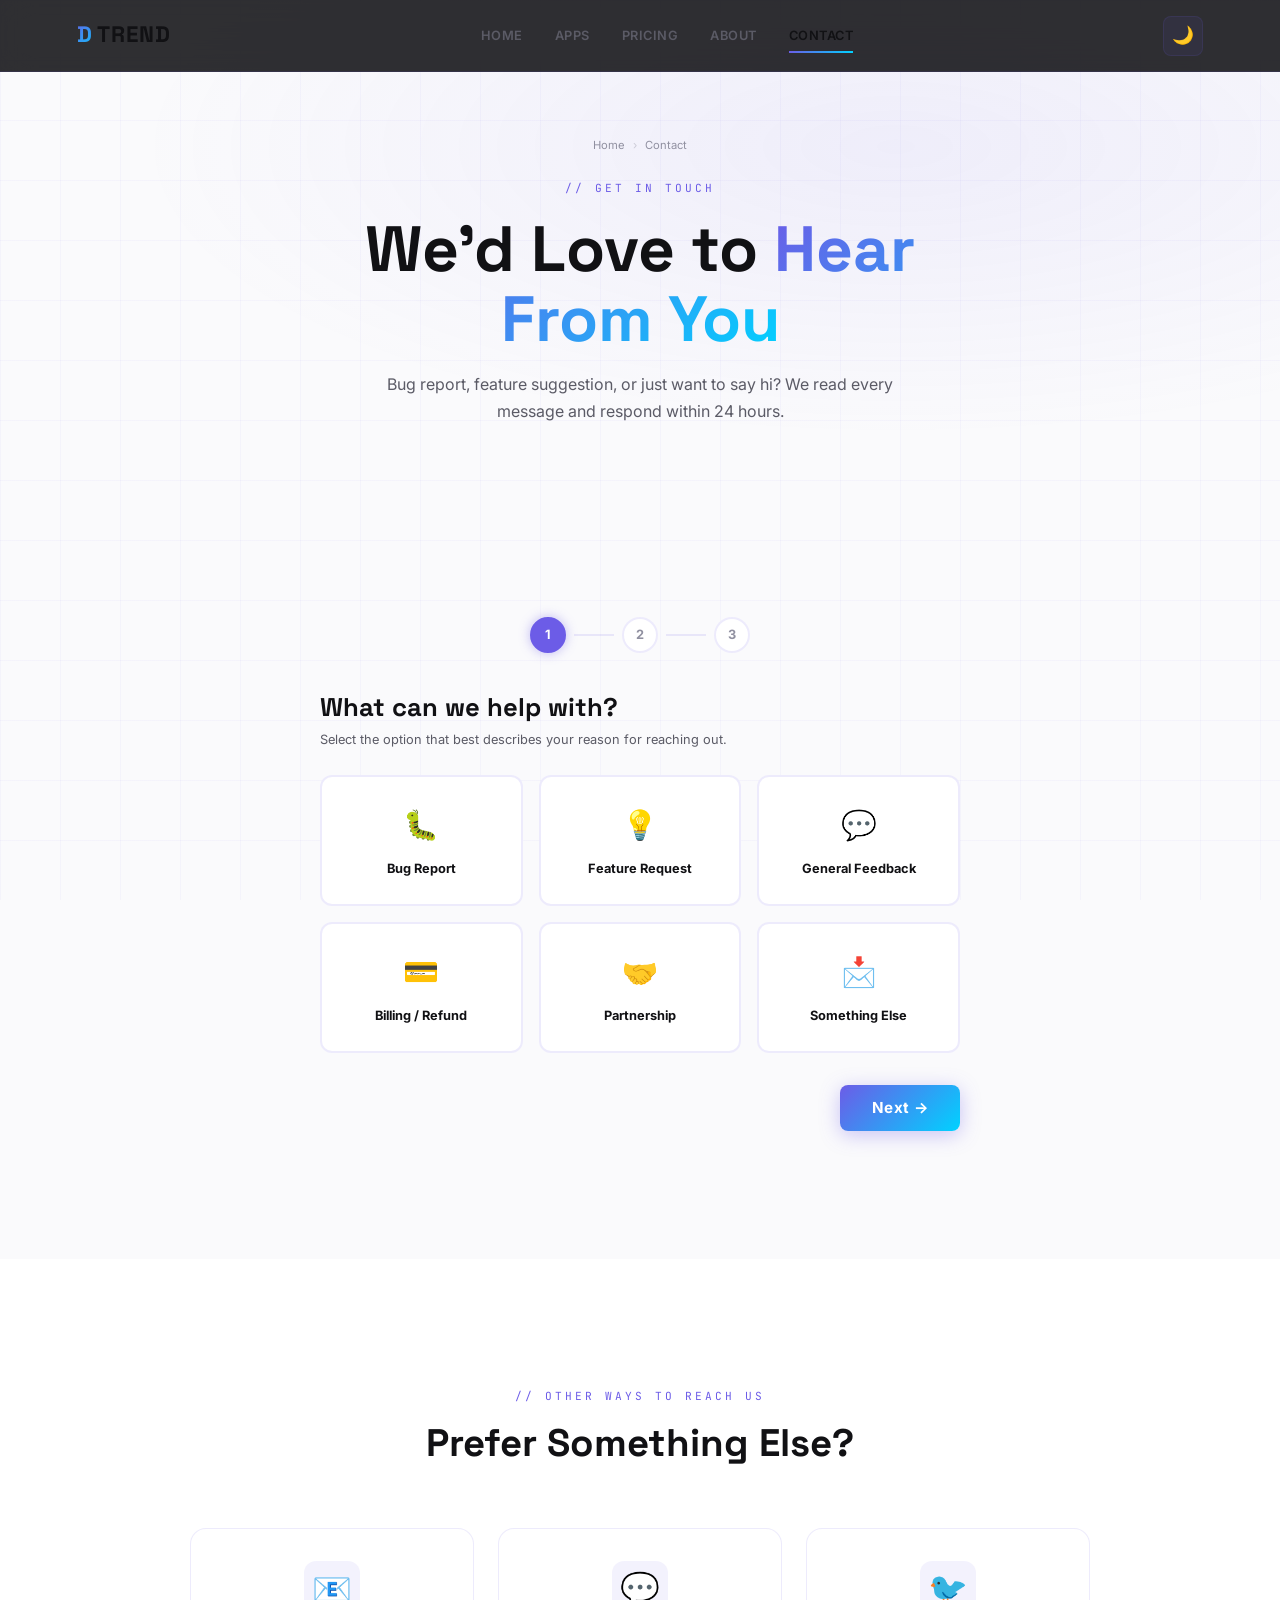
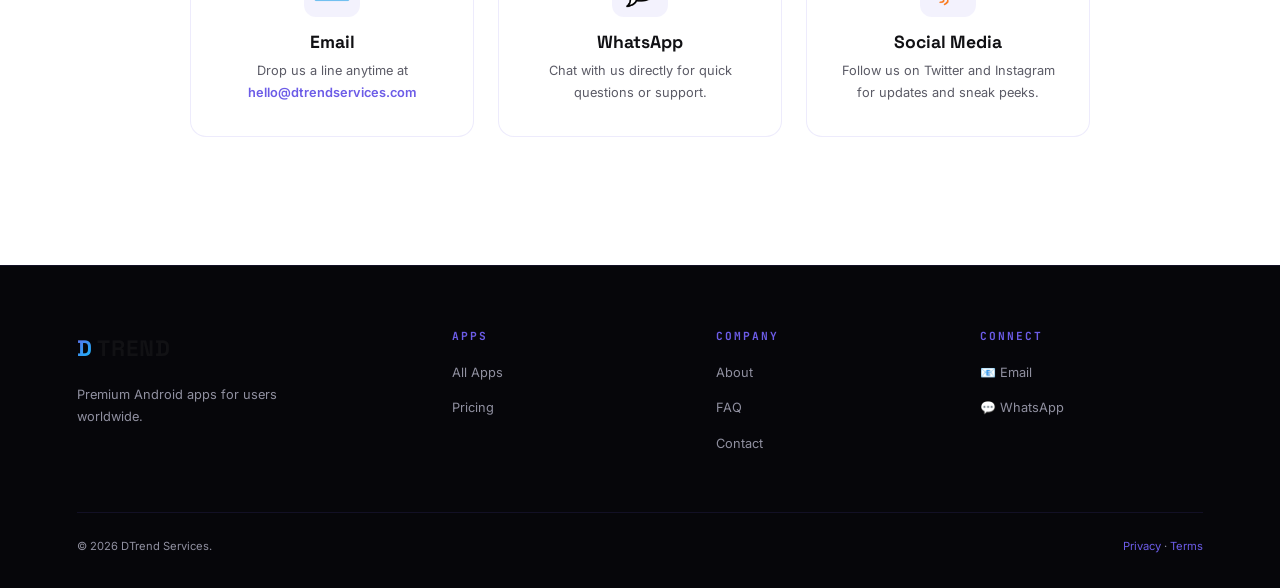
<file: contact.html>
<!DOCTYPE html>
<html lang="en">
<head>
  <meta charset="UTF-8" />
  <meta name="viewport" content="width=device-width, initial-scale=1.0"/>
  <title>Contact & Support – DTrend Services</title>
  <meta name="description" content="Get in touch with DTrend Services. Report bugs, suggest features, or just say hello. We respond within 24 hours." />
  <link rel="preconnect" href="https://fonts.googleapis.com" />
  <link rel="preconnect" href="https://fonts.gstatic.com" crossorigin />
  <link href="https://fonts.googleapis.com/css2?family=Inter:wght@400;500;600;700;800&family=Space+Grotesk:wght@600;700;800&family=JetBrains+Mono:wght@400;600;700&display=swap" rel="stylesheet"/>
  <link rel="stylesheet" href="styles.css" />
  <link rel="stylesheet" href="components.css" />
  <link rel="stylesheet" href="animations.css" />
</head>
<body>

<a href="#main" class="skip-link">Skip to main content</a>

<!-- NAVBAR -->
<nav class="navbar" role="navigation" aria-label="Main navigation">
  <a href="index.html" class="navbar__logo"><span class="navbar__logo-mark">D</span><span class="navbar__logo-text">TREND</span></a>
  <div class="navbar__nav">
    <a href="index.html" class="navbar__link nav-underline">Home</a>
    <a href="apps.html" class="navbar__link nav-underline">Apps</a>
    <a href="pricing.html" class="navbar__link nav-underline">Pricing</a>
    <a href="about.html" class="navbar__link nav-underline">About</a>
    <a href="contact.html" class="navbar__link nav-underline active">Contact</a>
  </div>
  <div class="navbar__actions">
    <button class="theme-toggle" aria-label="Toggle theme">🌙</button>
  </div>
  <button class="navbar__burger" aria-label="Open menu"><span></span><span></span><span></span></button>
</nav>
<div class="navbar__mobile"><a href="index.html">Home</a><a href="apps.html">Apps</a><a href="pricing.html">Pricing</a><a href="about.html">About</a><a href="contact.html">Contact</a><a href="faq.html">FAQ</a></div>

<main id="main">

  <!-- PAGE HEADER -->
  <div class="page-header">
    <div class="page-header__inner">
      <div class="breadcrumbs">
        <a href="index.html">Home</a>
        <span class="breadcrumbs__sep">›</span>
        <span>Contact</span>
      </div>
      <span class="section-label hero-enter">// Get in Touch</span>
      <h1 class="hero-enter hero-enter--delay-1">We'd Love to <span class="text-gradient">Hear From You</span></h1>
      <p class="section-sub hero-enter hero-enter--delay-2">Bug report, feature suggestion, or just want to say hi? We read every message and respond within 24 hours.</p>
    </div>
  </div>

  <!-- CONTACT FORM (Multi-step) -->
  <section class="section">
    <div style="max-width:640px;margin:0 auto">

      <div class="form-wizard reveal">
        <!-- Progress -->
        <div class="form-wizard__progress">
          <div class="form-wizard__step-indicator active">1</div>
          <div class="form-wizard__step-line"></div>
          <div class="form-wizard__step-indicator">2</div>
          <div class="form-wizard__step-line"></div>
          <div class="form-wizard__step-indicator">3</div>
        </div>

        <!-- Step 1: Reason -->
        <div class="form-wizard__panel active">
          <h3 style="margin-bottom:var(--sp-1)">What can we help with?</h3>
          <p style="color:var(--color-text-secondary);font-size:var(--fs-small);margin-bottom:var(--sp-3)">Select the option that best describes your reason for reaching out.</p>

          <div class="option-grid">
            <div class="option-card" data-value="bug">
              <div class="option-card__icon">🐛</div>
              <div class="option-card__label">Bug Report</div>
            </div>
            <div class="option-card" data-value="feature">
              <div class="option-card__icon">💡</div>
              <div class="option-card__label">Feature Request</div>
            </div>
            <div class="option-card" data-value="feedback">
              <div class="option-card__icon">💬</div>
              <div class="option-card__label">General Feedback</div>
            </div>
            <div class="option-card" data-value="billing">
              <div class="option-card__icon">💳</div>
              <div class="option-card__label">Billing / Refund</div>
            </div>
            <div class="option-card" data-value="partnership">
              <div class="option-card__icon">🤝</div>
              <div class="option-card__label">Partnership</div>
            </div>
            <div class="option-card" data-value="other">
              <div class="option-card__icon">📩</div>
              <div class="option-card__label">Something Else</div>
            </div>
          </div>

          <div class="form-wizard__actions">
            <div></div>
            <button class="btn btn-primary" data-action="next">Next →</button>
          </div>
        </div>

        <!-- Step 2: Which App -->
        <div class="form-wizard__panel">
          <h3 style="margin-bottom:var(--sp-1)">Which app is this about?</h3>
          <p style="color:var(--color-text-secondary);font-size:var(--fs-small);margin-bottom:var(--sp-3)">Select the app, or choose "General" if it's not about a specific app.</p>

          <div class="option-grid" style="grid-template-columns:repeat(auto-fit, minmax(140px, 1fr))">
            <div class="option-card" data-value="myfocus">
              <div class="option-card__icon">💡</div>
              <div class="option-card__label">MyFocus App</div>
            </div>
            <div class="option-card" data-value="moneywise">
              <div class="option-card__icon">💰</div>
              <div class="option-card__label">MoneyWise</div>
            </div>
            <div class="option-card" data-value="fitpulse">
              <div class="option-card__icon">🏃</div>
              <div class="option-card__label">FitPulse</div>
            </div>
            <div class="option-card" data-value="vaultguard">
              <div class="option-card__icon">🔒</div>
              <div class="option-card__label">VaultGuard</div>
            </div>
            <div class="option-card" data-value="studybuddy">
              <div class="option-card__icon">🎓</div>
              <div class="option-card__label">StudyBuddy</div>
            </div>
            <div class="option-card" data-value="general">
              <div class="option-card__icon">🌐</div>
              <div class="option-card__label">General</div>
            </div>
          </div>

          <div class="form-wizard__actions">
            <button class="btn btn-secondary" data-action="prev">← Back</button>
            <button class="btn btn-primary" data-action="next">Next →</button>
          </div>
        </div>

        <!-- Step 3: Details -->
        <div class="form-wizard__panel">
          <h3 style="margin-bottom:var(--sp-1)">Your Details</h3>
          <p style="color:var(--color-text-secondary);font-size:var(--fs-small);margin-bottom:var(--sp-3)">Tell us more and we'll get back to you as soon as possible.</p>

          <div style="display:grid;gap:var(--sp-2)">
            <div>
              <label style="font-size:var(--fs-small);font-weight:600;display:block;margin-bottom:6px">Name</label>
              <input type="text" class="input" placeholder="Your name" aria-label="Name" />
            </div>
            <div>
              <label style="font-size:var(--fs-small);font-weight:600;display:block;margin-bottom:6px">Email</label>
              <input type="email" class="input" placeholder="you@example.com" aria-label="Email" />
            </div>
            <div>
              <label style="font-size:var(--fs-small);font-weight:600;display:block;margin-bottom:6px">Message</label>
              <textarea class="textarea" placeholder="Describe your issue, idea, or feedback in detail..." aria-label="Message"></textarea>
            </div>
          </div>

          <div class="form-wizard__actions">
            <button class="btn btn-secondary" data-action="prev">← Back</button>
            <button class="btn btn-primary" data-action="submit">Send Message ✉️</button>
          </div>
        </div>

        <!-- Success State -->
        <div class="form-wizard__success" style="display:none;text-align:center;padding:var(--sp-6) 0">
          <div style="font-size:4rem;margin-bottom:var(--sp-3)">
            <svg width="80" height="80" viewBox="0 0 80 80" fill="none" style="margin:0 auto">
              <circle cx="40" cy="40" r="38" stroke="var(--color-success)" stroke-width="3" fill="rgba(46,204,113,0.1)"/>
              <path d="M24 40 L35 51 L56 30" stroke="var(--color-success)" stroke-width="4" stroke-linecap="round" stroke-linejoin="round" class="check-draw"/>
            </svg>
          </div>
          <h2 style="margin-bottom:var(--sp-1)">Message Sent!</h2>
          <p style="color:var(--color-text-secondary);max-width:400px;margin:0 auto var(--sp-4)">Thanks for reaching out. We'll review your message and get back to you within 24 hours.</p>
          <a href="index.html" class="btn btn-secondary">← Back to Home</a>
        </div>
      </div>

    </div>
  </section>

  <!-- ALTERNATIVE CONTACT METHODS -->
  <section class="section section--surface">
    <div class="section-header reveal">
      <span class="section-label">// Other Ways to Reach Us</span>
      <h2 class="section-title">Prefer Something Else?</h2>
    </div>

    <div class="grid grid-3 stagger-children" style="max-width:900px;margin:0 auto">
      <div class="feature-card reveal" style="text-align:center">
        <div class="feature-card__icon" style="margin:0 auto var(--sp-2)">📧</div>
        <h3 class="feature-card__title">Email</h3>
        <p class="feature-card__desc">Drop us a line anytime at<br/><a href="mailto:hello@dtrendservices.com" style="color:var(--color-primary);font-weight:600">hello@dtrendservices.com</a></p>
      </div>

      <div class="feature-card reveal" style="text-align:center">
        <div class="feature-card__icon" style="margin:0 auto var(--sp-2)">💬</div>
        <h3 class="feature-card__title">WhatsApp</h3>
        <p class="feature-card__desc">Chat with us directly for quick questions or support.</p>
      </div>

      <div class="feature-card reveal" style="text-align:center">
        <div class="feature-card__icon" style="margin:0 auto var(--sp-2)">🐦</div>
        <h3 class="feature-card__title">Social Media</h3>
        <p class="feature-card__desc">Follow us on Twitter and Instagram for updates and sneak peeks.</p>
      </div>
    </div>
  </section>

</main>

<!-- FOOTER -->
<footer class="footer" role="contentinfo">
  <div class="footer__grid">
    <div class="footer__brand">
      <a href="index.html" class="navbar__logo"><span class="navbar__logo-mark">D</span><span class="navbar__logo-text">TREND</span></a>
      <p>Premium Android apps for users worldwide.</p>
    </div>
    <div class="footer__col"><h5 class="footer__heading">Apps</h5><ul class="footer__links"><li><a href="apps.html">All Apps</a></li><li><a href="pricing.html">Pricing</a></li></ul></div>
    <div class="footer__col"><h5 class="footer__heading">Company</h5><ul class="footer__links"><li><a href="about.html">About</a></li><li><a href="faq.html">FAQ</a></li><li><a href="contact.html">Contact</a></li></ul></div>
    <div class="footer__col"><h5 class="footer__heading">Connect</h5><ul class="footer__links"><li><a href="mailto:hello@dtrendservices.com">📧 Email</a></li><li><a href="#">💬 WhatsApp</a></li></ul></div>
  </div>
  <div class="footer__bottom"><span>© 2026 DTrend Services.</span><span><a href="apps/MyFocus/privacy.html">Privacy</a> · <a href="apps/MyFocus/terms.html">Terms</a></span></div>
</footer>

<script src="main.js"></script>
</body>
</html>
</file>
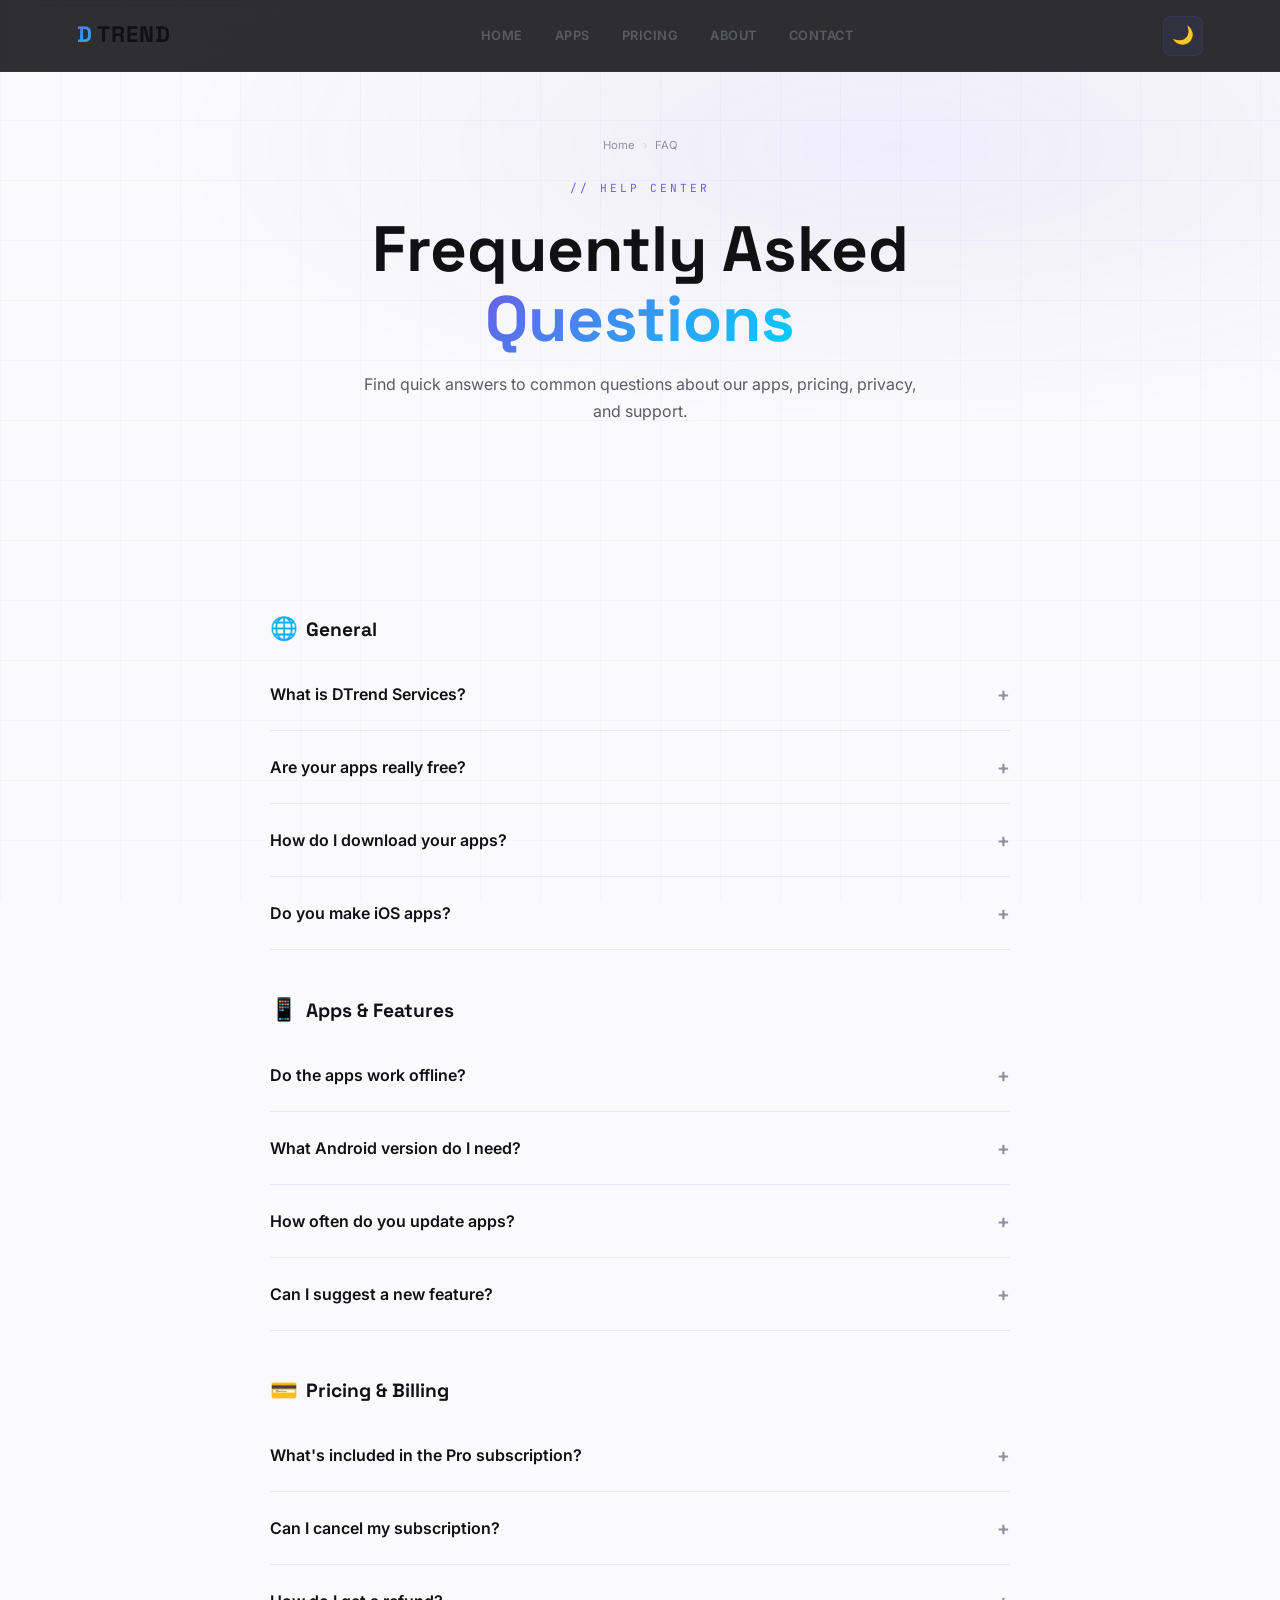
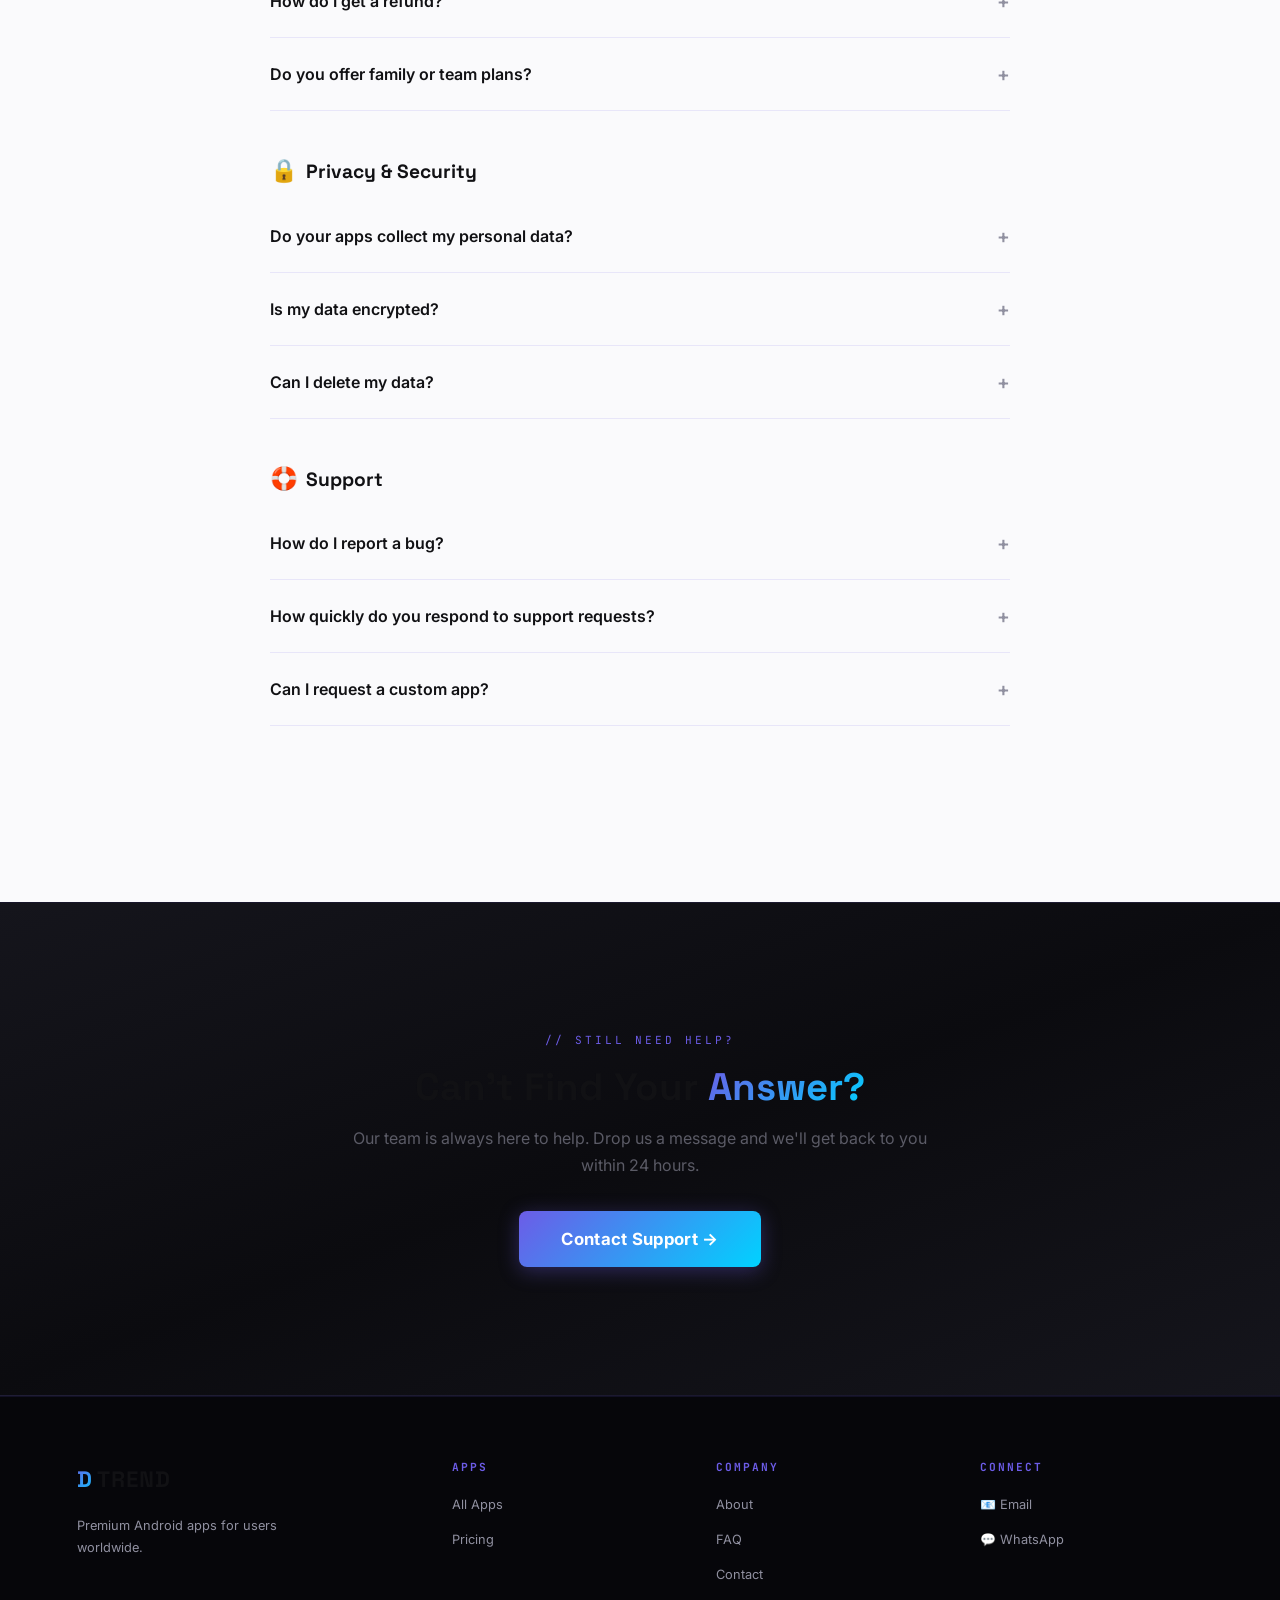
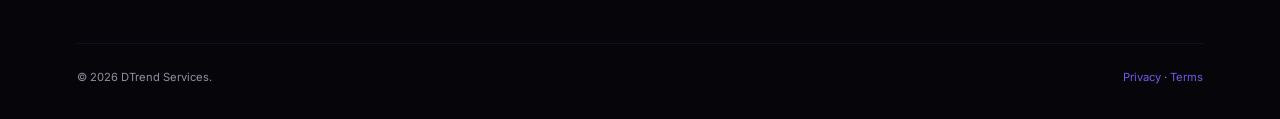
<file: faq.html>
<!DOCTYPE html>
<html lang="en">
<head>
  <meta charset="UTF-8" />
  <meta name="viewport" content="width=device-width, initial-scale=1.0"/>
  <title>FAQ – DTrend Services</title>
  <meta name="description" content="Frequently asked questions about DTrend Services apps — pricing, features, privacy, support, and more." />
  <link rel="preconnect" href="https://fonts.googleapis.com" />
  <link rel="preconnect" href="https://fonts.gstatic.com" crossorigin />
  <link href="https://fonts.googleapis.com/css2?family=Inter:wght@400;500;600;700;800&family=Space+Grotesk:wght@600;700;800&family=JetBrains+Mono:wght@400;600;700&display=swap" rel="stylesheet"/>
  <link rel="stylesheet" href="styles.css" />
  <link rel="stylesheet" href="components.css" />
  <link rel="stylesheet" href="animations.css" />

  <!-- JSON-LD FAQPage schema -->
  <script type="application/ld+json">
  {
    "@context": "https://schema.org",
    "@type": "FAQPage",
    "mainEntity": [
      {
        "@type": "Question",
        "name": "Are your apps really free?",
        "acceptedAnswer": {
          "@type": "Answer",
          "text": "Yes! Most of our apps are completely free with full core functionality. No hidden charges, no forced upgrades. Some apps offer optional premium features through a Pro subscription or one-time purchase."
        }
      },
      {
        "@type": "Question",
        "name": "How do I download your apps?",
        "acceptedAnswer": {
          "@type": "Answer",
          "text": "All our apps are available on the Google Play Store. Visit our Apps page, find the app you want, and tap the Play Store link to download."
        }
      },
      {
        "@type": "Question",
        "name": "Do your apps collect my personal data?",
        "acceptedAnswer": {
          "@type": "Answer",
          "text": "We collect the minimum data necessary for the app to function. We never sell your data to third parties. Each app has its own privacy policy linked on its Play Store listing and on our website."
        }
      }
    ]
  }
  </script>
</head>
<body>

<a href="#main" class="skip-link">Skip to main content</a>

<!-- NAVBAR -->
<nav class="navbar" role="navigation" aria-label="Main navigation">
  <a href="index.html" class="navbar__logo"><span class="navbar__logo-mark">D</span><span class="navbar__logo-text">TREND</span></a>
  <div class="navbar__nav">
    <a href="index.html" class="navbar__link nav-underline">Home</a>
    <a href="apps.html" class="navbar__link nav-underline">Apps</a>
    <a href="pricing.html" class="navbar__link nav-underline">Pricing</a>
    <a href="about.html" class="navbar__link nav-underline">About</a>
    <a href="contact.html" class="navbar__link nav-underline">Contact</a>
  </div>
  <div class="navbar__actions">
    <button class="theme-toggle" aria-label="Toggle theme">🌙</button>
  </div>
  <button class="navbar__burger" aria-label="Open menu"><span></span><span></span><span></span></button>
</nav>
<div class="navbar__mobile"><a href="index.html">Home</a><a href="apps.html">Apps</a><a href="pricing.html">Pricing</a><a href="about.html">About</a><a href="contact.html">Contact</a><a href="faq.html">FAQ</a></div>

<main id="main">

  <!-- PAGE HEADER -->
  <div class="page-header">
    <div class="page-header__inner">
      <div class="breadcrumbs">
        <a href="index.html">Home</a>
        <span class="breadcrumbs__sep">›</span>
        <span>FAQ</span>
      </div>
      <span class="section-label hero-enter">// Help Center</span>
      <h1 class="hero-enter hero-enter--delay-1">Frequently Asked <span class="text-gradient">Questions</span></h1>
      <p class="section-sub hero-enter hero-enter--delay-2">Find quick answers to common questions about our apps, pricing, privacy, and support.</p>
    </div>
  </div>

  <!-- FAQ SECTIONS -->
  <section class="section">
    <div style="max-width:740px;margin:0 auto">

      <!-- General -->
      <div class="reveal" style="margin-bottom:var(--sp-6)">
        <h2 style="font-size:var(--fs-h4);margin-bottom:var(--sp-2);display:flex;align-items:center;gap:var(--sp-1)">
          <span style="font-size:1.4rem">🌐</span> General
        </h2>
        <div class="accordion" data-single>
          <div class="accordion__item">
            <button class="accordion__trigger">
              What is DTrend Services?
              <span class="accordion__icon">+</span>
            </button>
            <div class="accordion__content">
              <p class="accordion__body">DTrend Services is a mobile product studio that designs, develops, and publishes Android apps. We build apps for everyday use — productivity, finance, health, education, and more — available for users to download directly from the Google Play Store.</p>
            </div>
          </div>
          <div class="accordion__item">
            <button class="accordion__trigger">
              Are your apps really free?
              <span class="accordion__icon">+</span>
            </button>
            <div class="accordion__content">
              <p class="accordion__body">Yes! Most of our apps are completely free with full core functionality. No hidden charges, no forced upgrades. Some apps offer optional premium features through a Pro subscription or one-time purchase, but the free versions are fully functional on their own.</p>
            </div>
          </div>
          <div class="accordion__item">
            <button class="accordion__trigger">
              How do I download your apps?
              <span class="accordion__icon">+</span>
            </button>
            <div class="accordion__content">
              <p class="accordion__body">All our apps are available on the Google Play Store. Visit our <a href="apps.html" style="color:var(--color-primary)">Apps page</a>, find the app you want, and tap the Play Store link to download. It's that simple.</p>
            </div>
          </div>
          <div class="accordion__item">
            <button class="accordion__trigger">
              Do you make iOS apps?
              <span class="accordion__icon">+</span>
            </button>
            <div class="accordion__content">
              <p class="accordion__body">Currently, our apps are Android-only. We're focusing on delivering the best possible Android experience first. iOS versions may come in the future — sign up for our newsletter to stay updated.</p>
            </div>
          </div>
        </div>
      </div>

      <!-- Apps & Features -->
      <div class="reveal" style="margin-bottom:var(--sp-6)">
        <h2 style="font-size:var(--fs-h4);margin-bottom:var(--sp-2);display:flex;align-items:center;gap:var(--sp-1)">
          <span style="font-size:1.4rem">📱</span> Apps & Features
        </h2>
        <div class="accordion" data-single>
          <div class="accordion__item">
            <button class="accordion__trigger">
              Do the apps work offline?
              <span class="accordion__icon">+</span>
            </button>
            <div class="accordion__content">
              <p class="accordion__body">Most of our apps work fully offline. Apps like TaskFlow Pro, FitPulse, and QuickNote don't require an internet connection for core functionality. Features like cloud sync naturally require connectivity.</p>
            </div>
          </div>
          <div class="accordion__item">
            <button class="accordion__trigger">
              What Android version do I need?
              <span class="accordion__icon">+</span>
            </button>
            <div class="accordion__content">
              <p class="accordion__body">Our apps typically support Android 7.0 (Nougat) and above, which covers 95%+ of active Android devices. Specific requirements are listed on each app's Play Store page.</p>
            </div>
          </div>
          <div class="accordion__item">
            <button class="accordion__trigger">
              How often do you update apps?
              <span class="accordion__icon">+</span>
            </button>
            <div class="accordion__content">
              <p class="accordion__body">We ship updates regularly — typically every 2-4 weeks. Updates include bug fixes, new features, performance improvements, and compatibility with the latest Android versions. You can enable auto-updates on Google Play to always have the latest version.</p>
            </div>
          </div>
          <div class="accordion__item">
            <button class="accordion__trigger">
              Can I suggest a new feature?
              <span class="accordion__icon">+</span>
            </button>
            <div class="accordion__content">
              <p class="accordion__body">Absolutely! We love hearing from our users. Visit our <a href="contact.html" style="color:var(--color-primary)">Contact page</a> and select "Feature Request." We review every suggestion and prioritize based on user demand.</p>
            </div>
          </div>
        </div>
      </div>

      <!-- Pricing & Billing -->
      <div class="reveal" style="margin-bottom:var(--sp-6)">
        <h2 style="font-size:var(--fs-h4);margin-bottom:var(--sp-2);display:flex;align-items:center;gap:var(--sp-1)">
          <span style="font-size:1.4rem">💳</span> Pricing & Billing
        </h2>
        <div class="accordion" data-single>
          <div class="accordion__item">
            <button class="accordion__trigger">
              What's included in the Pro subscription?
              <span class="accordion__icon">+</span>
            </button>
            <div class="accordion__content">
              <p class="accordion__body">Pro unlocks premium features across all our apps with a single subscription: cloud sync, ad-free experience, advanced analytics, custom themes, priority support, and early access to new apps. See our <a href="pricing.html" style="color:var(--color-primary)">Pricing page</a> for full details.</p>
            </div>
          </div>
          <div class="accordion__item">
            <button class="accordion__trigger">
              Can I cancel my subscription?
              <span class="accordion__icon">+</span>
            </button>
            <div class="accordion__content">
              <p class="accordion__body">Yes, cancel anytime through Google Play with no cancellation fees. You'll keep access until the end of your current billing period. Your data is never deleted when you downgrade.</p>
            </div>
          </div>
          <div class="accordion__item">
            <button class="accordion__trigger">
              How do I get a refund?
              <span class="accordion__icon">+</span>
            </button>
            <div class="accordion__content">
              <p class="accordion__body">Google Play offers automatic refunds within 48 hours of purchase. After that, contact us at hello@dtrendservices.com with your order details and we'll work with you on a case-by-case basis. We want every customer to be happy.</p>
            </div>
          </div>
          <div class="accordion__item">
            <button class="accordion__trigger">
              Do you offer family or team plans?
              <span class="accordion__icon">+</span>
            </button>
            <div class="accordion__content">
              <p class="accordion__body">Not yet, but this is on our roadmap. If you're interested in a family or team plan, let us know through our <a href="contact.html" style="color:var(--color-primary)">Contact page</a> — your feedback helps us prioritize this feature.</p>
            </div>
          </div>
        </div>
      </div>

      <!-- Privacy & Security -->
      <div class="reveal" style="margin-bottom:var(--sp-6)">
        <h2 style="font-size:var(--fs-h4);margin-bottom:var(--sp-2);display:flex;align-items:center;gap:var(--sp-1)">
          <span style="font-size:1.4rem">🔒</span> Privacy & Security
        </h2>
        <div class="accordion" data-single>
          <div class="accordion__item">
            <button class="accordion__trigger">
              Do your apps collect my personal data?
              <span class="accordion__icon">+</span>
            </button>
            <div class="accordion__content">
              <p class="accordion__body">We collect the minimum data necessary for the app to function (e.g., account email for cloud sync). We never sell your data to third parties. Each app has its own privacy policy linked on its Play Store listing and on our website.</p>
            </div>
          </div>
          <div class="accordion__item">
            <button class="accordion__trigger">
              Is my data encrypted?
              <span class="accordion__icon">+</span>
            </button>
            <div class="accordion__content">
              <p class="accordion__body">Yes. Apps that handle sensitive data (like VaultGuard) use AES-256 encryption. All data transmitted to our servers uses TLS encryption. We follow industry best practices for data security.</p>
            </div>
          </div>
          <div class="accordion__item">
            <button class="accordion__trigger">
              Can I delete my data?
              <span class="accordion__icon">+</span>
            </button>
            <div class="accordion__content">
              <p class="accordion__body">Absolutely. Every app with cloud features has a "Delete my data" option in settings. You can also email us at hello@dtrendservices.com to request complete data deletion, and we'll process it within 72 hours.</p>
            </div>
          </div>
        </div>
      </div>

      <!-- Support -->
      <div class="reveal" style="margin-bottom:var(--sp-6)">
        <h2 style="font-size:var(--fs-h4);margin-bottom:var(--sp-2);display:flex;align-items:center;gap:var(--sp-1)">
          <span style="font-size:1.4rem">🛟</span> Support
        </h2>
        <div class="accordion" data-single>
          <div class="accordion__item">
            <button class="accordion__trigger">
              How do I report a bug?
              <span class="accordion__icon">+</span>
            </button>
            <div class="accordion__content">
              <p class="accordion__body">Visit our <a href="contact.html" style="color:var(--color-primary)">Contact page</a> and select "Bug Report." Include the app name, your Android version, and steps to reproduce the issue. Screenshots or screen recordings are super helpful!</p>
            </div>
          </div>
          <div class="accordion__item">
            <button class="accordion__trigger">
              How quickly do you respond to support requests?
              <span class="accordion__icon">+</span>
            </button>
            <div class="accordion__content">
              <p class="accordion__body">We aim to respond within 24 hours on business days. Pro subscribers get priority support with faster response times. Critical issues (crashes, data loss) are escalated immediately.</p>
            </div>
          </div>
          <div class="accordion__item">
            <button class="accordion__trigger">
              Can I request a custom app?
              <span class="accordion__icon">+</span>
            </button>
            <div class="accordion__content">
              <p class="accordion__body">We're primarily a product company, not an agency. However, if you have an interesting app idea, we'd love to hear about it! Reach out via our <a href="contact.html" style="color:var(--color-primary)">Contact page</a> and select "Partnership."</p>
            </div>
          </div>
        </div>
      </div>

    </div>
  </section>

  <!-- STILL HAVE QUESTIONS -->
  <section class="section cta-section">
    <div class="cta-section__inner reveal">
      <span class="section-label">// Still Need Help?</span>
      <h2 class="section-title">Can't Find Your <span class="text-gradient">Answer?</span></h2>
      <p style="color:var(--color-text-secondary);margin-bottom:var(--sp-4)">Our team is always here to help. Drop us a message and we'll get back to you within 24 hours.</p>
      <a href="contact.html" class="btn btn-primary btn-lg">Contact Support →</a>
    </div>
  </section>

</main>

<!-- FOOTER -->
<footer class="footer" role="contentinfo">
  <div class="footer__grid">
    <div class="footer__brand">
      <a href="index.html" class="navbar__logo"><span class="navbar__logo-mark">D</span><span class="navbar__logo-text">TREND</span></a>
      <p>Premium Android apps for users worldwide.</p>
    </div>
    <div class="footer__col"><h5 class="footer__heading">Apps</h5><ul class="footer__links"><li><a href="apps.html">All Apps</a></li><li><a href="pricing.html">Pricing</a></li></ul></div>
    <div class="footer__col"><h5 class="footer__heading">Company</h5><ul class="footer__links"><li><a href="about.html">About</a></li><li><a href="faq.html">FAQ</a></li><li><a href="contact.html">Contact</a></li></ul></div>
    <div class="footer__col"><h5 class="footer__heading">Connect</h5><ul class="footer__links"><li><a href="mailto:hello@dtrendservices.com">📧 Email</a></li><li><a href="#">💬 WhatsApp</a></li></ul></div>
  </div>
  <div class="footer__bottom"><span>© 2026 DTrend Services.</span><span><a href="apps/MyFocus/privacy.html">Privacy</a> · <a href="apps/MyFocus/terms.html">Terms</a></span></div>
</footer>

<script src="main.js"></script>
</body>
</html>
</file>
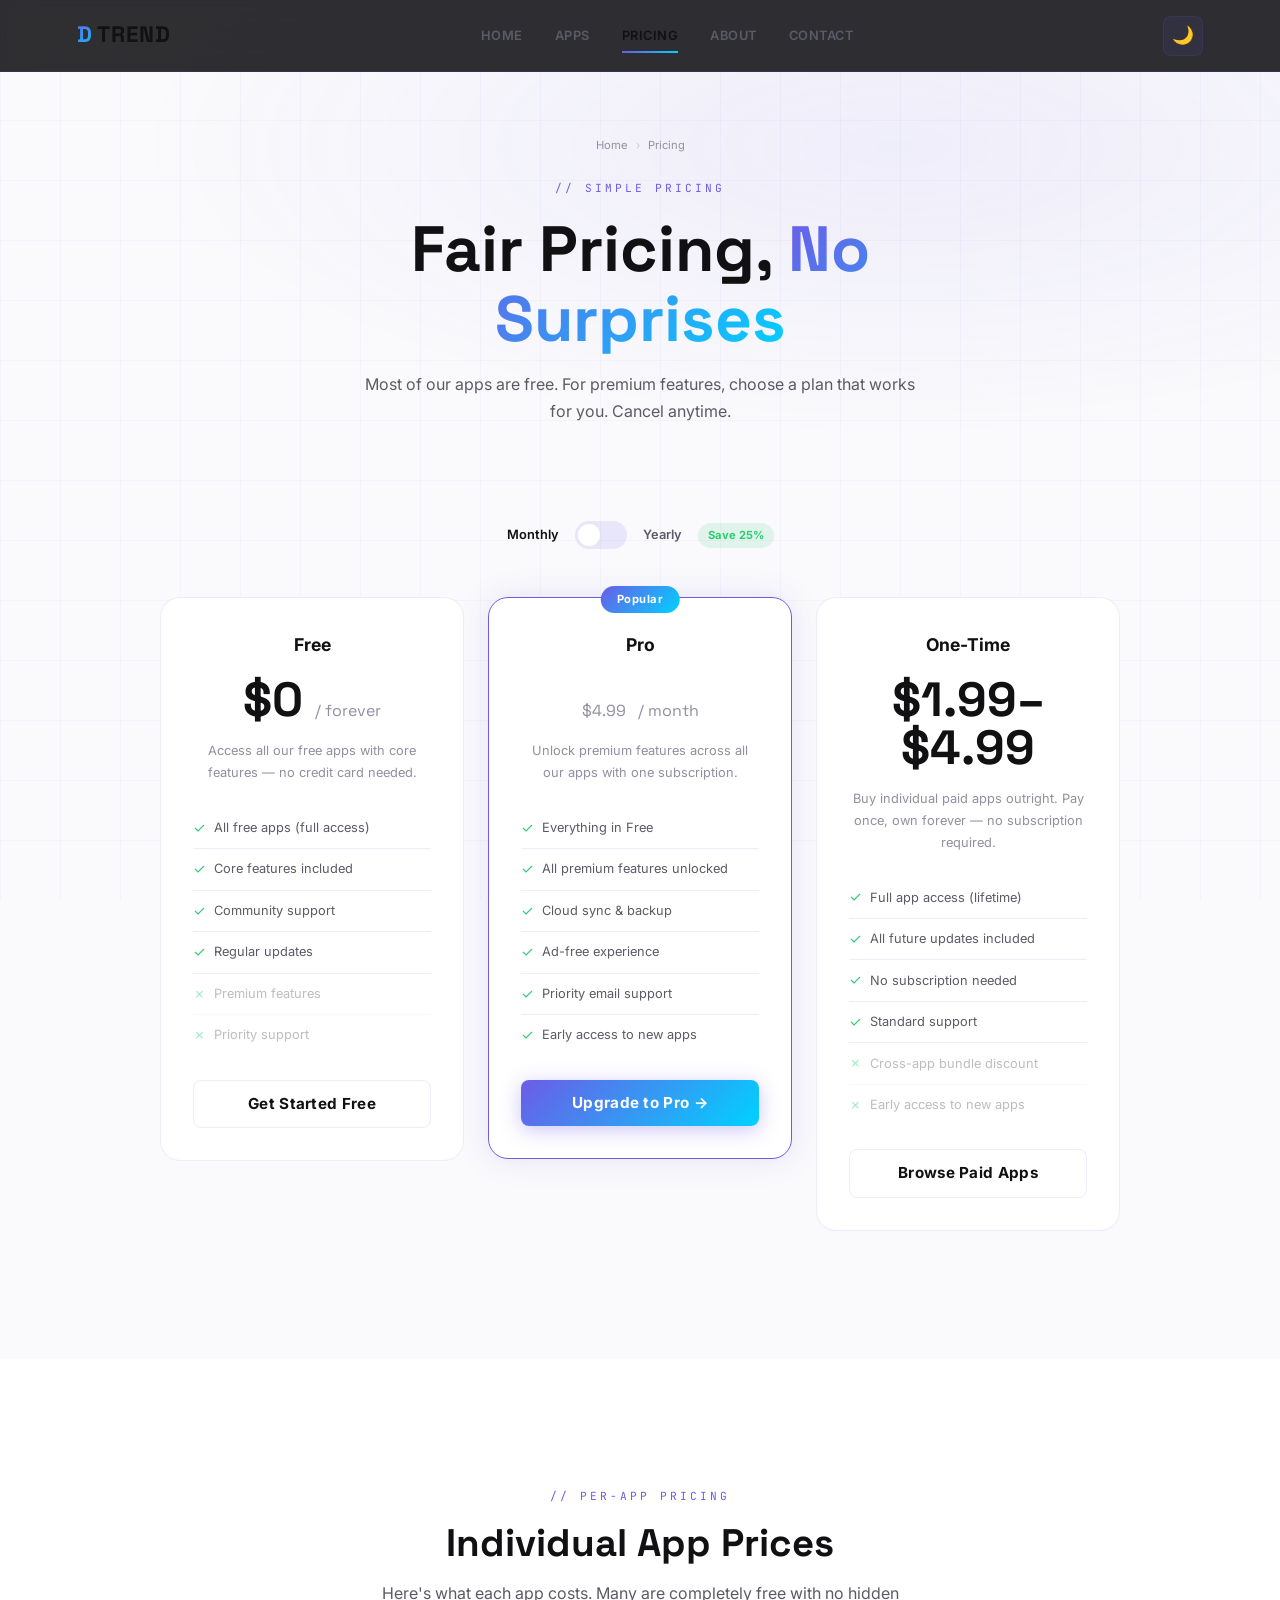
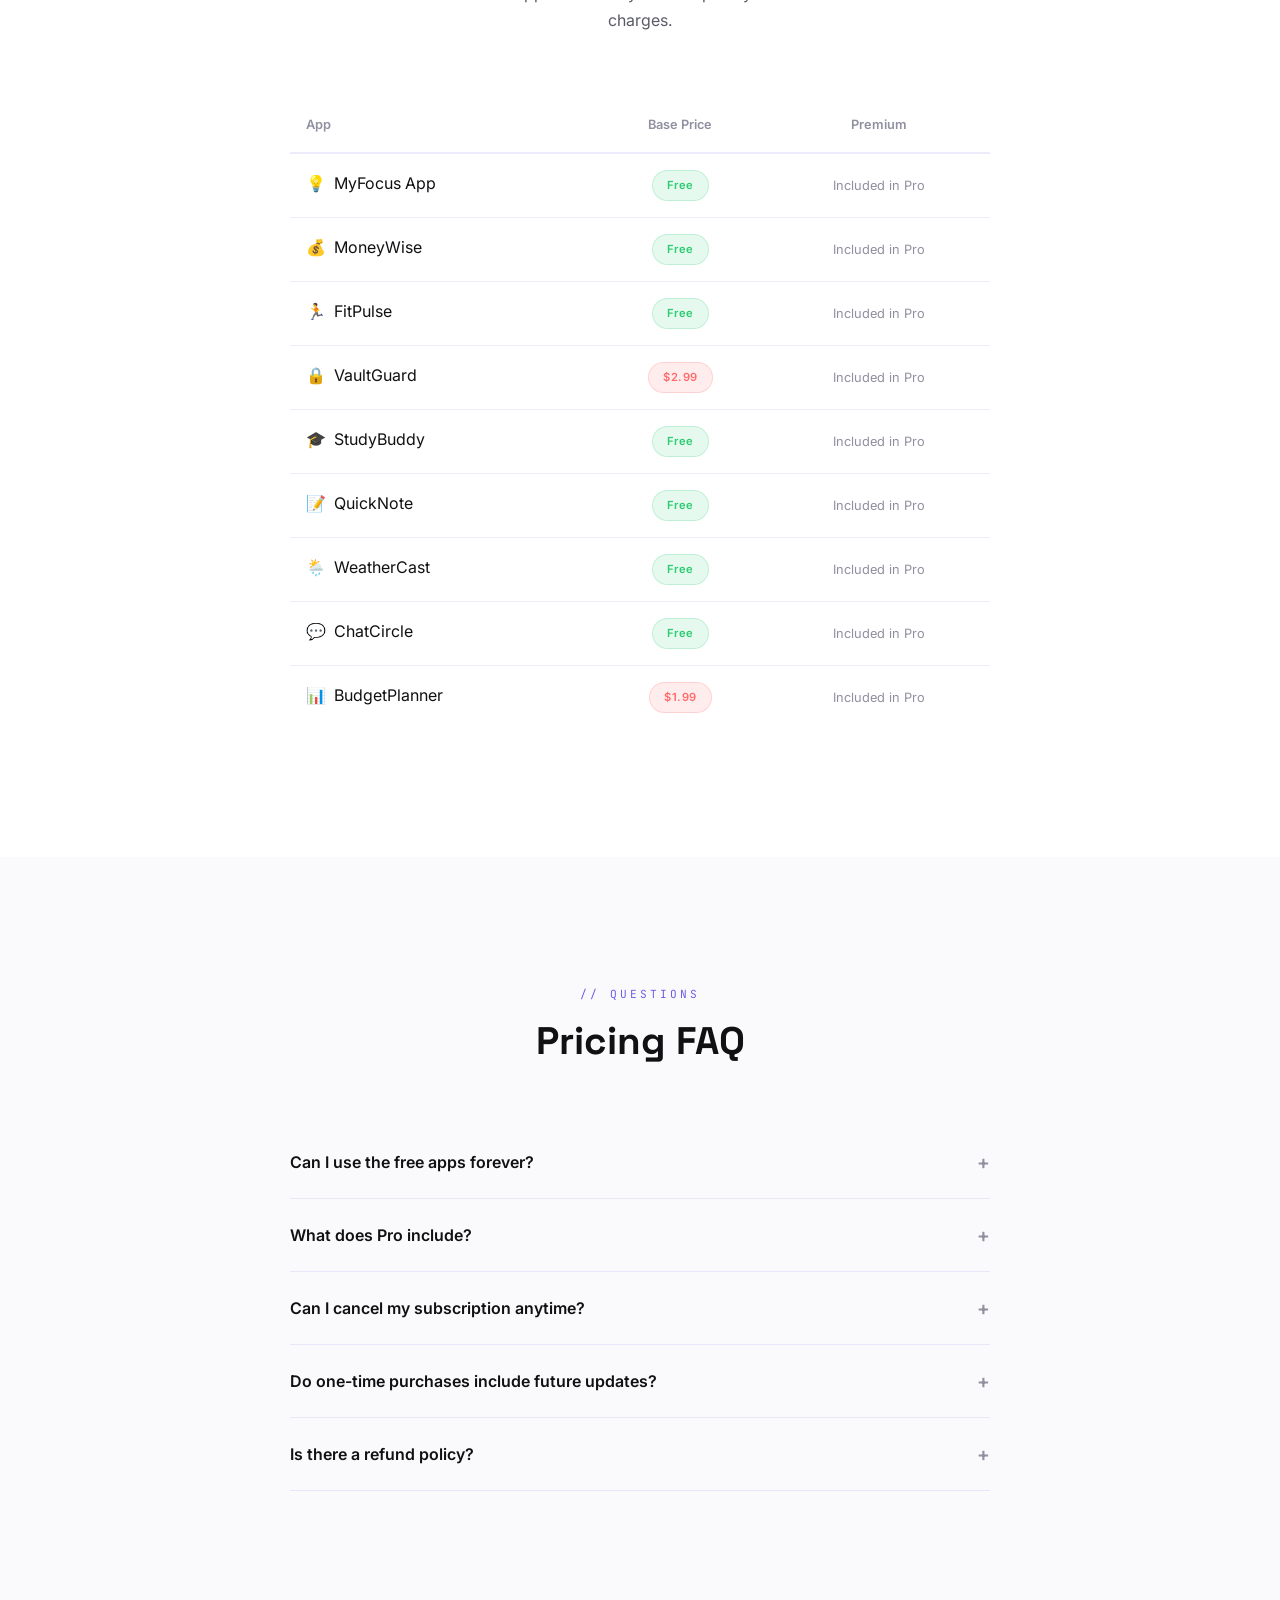
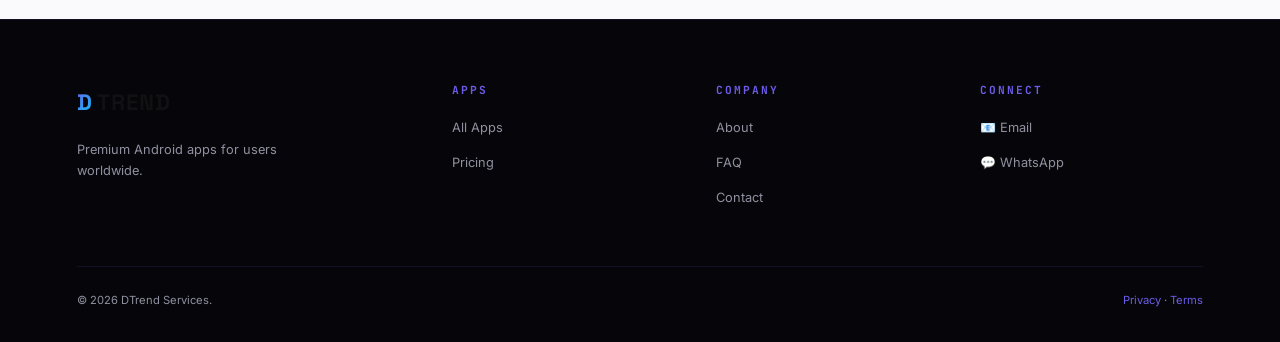
<file: pricing.html>
<!DOCTYPE html>
<html lang="en">
<head>
  <meta charset="UTF-8" />
  <meta name="viewport" content="width=device-width, initial-scale=1.0"/>
  <title>Pricing – DTrend Services</title>
  <meta name="description" content="Explore pricing for DTrend Services apps. Many are free, some offer premium features. Find the right plan for you." />
  <link rel="preconnect" href="https://fonts.googleapis.com" />
  <link rel="preconnect" href="https://fonts.gstatic.com" crossorigin />
  <link href="https://fonts.googleapis.com/css2?family=Inter:wght@400;500;600;700;800&family=Space+Grotesk:wght@600;700;800&family=JetBrains+Mono:wght@400;600;700&display=swap" rel="stylesheet"/>
  <link rel="stylesheet" href="styles.css" />
  <link rel="stylesheet" href="components.css" />
  <link rel="stylesheet" href="animations.css" />
</head>
<body>

<a href="#main" class="skip-link">Skip to main content</a>

<!-- NAVBAR -->
<nav class="navbar" role="navigation" aria-label="Main navigation">
  <a href="index.html" class="navbar__logo"><span class="navbar__logo-mark">D</span><span class="navbar__logo-text">TREND</span></a>
  <div class="navbar__nav">
    <a href="index.html" class="navbar__link nav-underline">Home</a>
    <a href="apps.html" class="navbar__link nav-underline">Apps</a>
    <a href="pricing.html" class="navbar__link nav-underline active">Pricing</a>
    <a href="about.html" class="navbar__link nav-underline">About</a>
    <a href="contact.html" class="navbar__link nav-underline">Contact</a>
  </div>
  <div class="navbar__actions">
    <button class="theme-toggle" aria-label="Toggle theme">🌙</button>
  </div>
  <button class="navbar__burger" aria-label="Open menu"><span></span><span></span><span></span></button>
</nav>
<div class="navbar__mobile"><a href="index.html">Home</a><a href="apps.html">Apps</a><a href="pricing.html">Pricing</a><a href="about.html">About</a><a href="contact.html">Contact</a><a href="faq.html">FAQ</a></div>

<main id="main">

  <!-- PAGE HEADER -->
  <div class="page-header">
    <div class="page-header__inner">
      <div class="breadcrumbs">
        <a href="index.html">Home</a>
        <span class="breadcrumbs__sep">›</span>
        <span>Pricing</span>
      </div>
      <span class="section-label hero-enter">// Simple Pricing</span>
      <h1 class="hero-enter hero-enter--delay-1">Fair Pricing, <span class="text-gradient">No Surprises</span></h1>
      <p class="section-sub hero-enter hero-enter--delay-2">Most of our apps are free. For premium features, choose a plan that works for you. Cancel anytime.</p>
    </div>
  </div>

  <!-- PRICING TOGGLE -->
  <section class="section" style="padding-top:var(--sp-4)">
    <div class="pricing-toggle reveal">
      <span class="pricing-toggle__label active" data-period="monthly">Monthly</span>
      <div class="pricing-toggle__switch" role="switch" aria-label="Toggle yearly pricing" tabindex="0"></div>
      <span class="pricing-toggle__label" data-period="yearly">Yearly</span>
      <span class="pricing-toggle__badge">Save 25%</span>
    </div>

    <!-- PRICING CARDS -->
    <div class="grid grid-3 stagger-children" style="max-width:960px;margin:0 auto;align-items:start">

      <!-- Free Tier -->
      <div class="pricing-card reveal">
        <div class="pricing-card__name">Free</div>
        <div class="pricing-card__price">
          $0 <span>/ forever</span>
        </div>
        <p class="pricing-card__desc">Access all our free apps with core features — no credit card needed.</p>
        <div class="pricing-card__features">
          <div class="pricing-card__feature">
            <span class="pricing-card__feature-icon">✓</span>
            All free apps (full access)
          </div>
          <div class="pricing-card__feature">
            <span class="pricing-card__feature-icon">✓</span>
            Core features included
          </div>
          <div class="pricing-card__feature">
            <span class="pricing-card__feature-icon">✓</span>
            Community support
          </div>
          <div class="pricing-card__feature">
            <span class="pricing-card__feature-icon">✓</span>
            Regular updates
          </div>
          <div class="pricing-card__feature" style="opacity:0.4">
            <span class="pricing-card__feature-icon">✗</span>
            Premium features
          </div>
          <div class="pricing-card__feature" style="opacity:0.4">
            <span class="pricing-card__feature-icon">✗</span>
            Priority support
          </div>
        </div>
        <a href="apps.html" class="btn btn-secondary" style="width:100%">Get Started Free</a>
      </div>

      <!-- Pro Tier (Featured) -->
      <div class="pricing-card pricing-card--featured reveal">
        <div class="pricing-card__name">Pro</div>
        <div class="pricing-card__price">
          <span data-price-monthly="$4.99" data-price-yearly="$3.74">$4.99</span> <span>/ month</span>
        </div>
        <p class="pricing-card__desc">Unlock premium features across all our apps with one subscription.</p>
        <div class="pricing-card__features">
          <div class="pricing-card__feature">
            <span class="pricing-card__feature-icon">✓</span>
            Everything in Free
          </div>
          <div class="pricing-card__feature">
            <span class="pricing-card__feature-icon">✓</span>
            All premium features unlocked
          </div>
          <div class="pricing-card__feature">
            <span class="pricing-card__feature-icon">✓</span>
            Cloud sync & backup
          </div>
          <div class="pricing-card__feature">
            <span class="pricing-card__feature-icon">✓</span>
            Ad-free experience
          </div>
          <div class="pricing-card__feature">
            <span class="pricing-card__feature-icon">✓</span>
            Priority email support
          </div>
          <div class="pricing-card__feature">
            <span class="pricing-card__feature-icon">✓</span>
            Early access to new apps
          </div>
        </div>
        <a href="#" class="btn btn-primary" style="width:100%">Upgrade to Pro →</a>
      </div>

      <!-- One-Time Purchase -->
      <div class="pricing-card reveal">
        <div class="pricing-card__name">One-Time</div>
        <div class="pricing-card__price">
          $1.99–$4.99
        </div>
        <p class="pricing-card__desc">Buy individual paid apps outright. Pay once, own forever — no subscription required.</p>
        <div class="pricing-card__features">
          <div class="pricing-card__feature">
            <span class="pricing-card__feature-icon">✓</span>
            Full app access (lifetime)
          </div>
          <div class="pricing-card__feature">
            <span class="pricing-card__feature-icon">✓</span>
            All future updates included
          </div>
          <div class="pricing-card__feature">
            <span class="pricing-card__feature-icon">✓</span>
            No subscription needed
          </div>
          <div class="pricing-card__feature">
            <span class="pricing-card__feature-icon">✓</span>
            Standard support
          </div>
          <div class="pricing-card__feature" style="opacity:0.4">
            <span class="pricing-card__feature-icon">✗</span>
            Cross-app bundle discount
          </div>
          <div class="pricing-card__feature" style="opacity:0.4">
            <span class="pricing-card__feature-icon">✗</span>
            Early access to new apps
          </div>
        </div>
        <a href="apps.html" class="btn btn-secondary" style="width:100%">Browse Paid Apps</a>
      </div>

    </div>
  </section>

  <!-- APP PRICING TABLE -->
  <section class="section section--surface">
    <div class="section-header reveal">
      <span class="section-label">// Per-App Pricing</span>
      <h2 class="section-title">Individual App Prices</h2>
      <p class="section-sub">Here's what each app costs. Many are completely free with no hidden charges.</p>
    </div>

    <div style="max-width:700px;margin:0 auto;overflow-x:auto">
      <table style="width:100%;border-collapse:collapse" class="reveal">
        <thead>
          <tr style="border-bottom:2px solid var(--color-border)">
            <th style="text-align:left;padding:var(--sp-2);font-size:var(--fs-small);color:var(--color-text-muted);font-weight:600">App</th>
            <th style="text-align:center;padding:var(--sp-2);font-size:var(--fs-small);color:var(--color-text-muted);font-weight:600">Base Price</th>
            <th style="text-align:center;padding:var(--sp-2);font-size:var(--fs-small);color:var(--color-text-muted);font-weight:600">Premium</th>
          </tr>
        </thead>
        <tbody>
          <tr style="border-bottom:1px solid var(--color-border)">
            <td style="padding:var(--sp-2);display:flex;align-items:center;gap:var(--sp-1)"><a href="apps/MyFocus/showcase.html" style="color:inherit;text-decoration:none;display:inline-flex;align-items:center;gap:var(--sp-1)"><span>💡</span> MyFocus App</a></td>
            <td style="padding:var(--sp-2);text-align:center"><span class="badge badge-success">Free</span></td>
            <td style="padding:var(--sp-2);text-align:center;color:var(--color-text-muted);font-size:var(--fs-small)">Included in Pro</td>
          </tr>
          <tr style="border-bottom:1px solid var(--color-border)">
            <td style="padding:var(--sp-2);display:flex;align-items:center;gap:var(--sp-1)"><span>💰</span> MoneyWise</td>
            <td style="padding:var(--sp-2);text-align:center"><span class="badge badge-success">Free</span></td>
            <td style="padding:var(--sp-2);text-align:center;color:var(--color-text-muted);font-size:var(--fs-small)">Included in Pro</td>
          </tr>
          <tr style="border-bottom:1px solid var(--color-border)">
            <td style="padding:var(--sp-2);display:flex;align-items:center;gap:var(--sp-1)"><span>🏃</span> FitPulse</td>
            <td style="padding:var(--sp-2);text-align:center"><span class="badge badge-success">Free</span></td>
            <td style="padding:var(--sp-2);text-align:center;color:var(--color-text-muted);font-size:var(--fs-small)">Included in Pro</td>
          </tr>
          <tr style="border-bottom:1px solid var(--color-border)">
            <td style="padding:var(--sp-2);display:flex;align-items:center;gap:var(--sp-1)"><span>🔒</span> VaultGuard</td>
            <td style="padding:var(--sp-2);text-align:center"><span class="badge badge-accent">$2.99</span></td>
            <td style="padding:var(--sp-2);text-align:center;color:var(--color-text-muted);font-size:var(--fs-small)">Included in Pro</td>
          </tr>
          <tr style="border-bottom:1px solid var(--color-border)">
            <td style="padding:var(--sp-2);display:flex;align-items:center;gap:var(--sp-1)"><span>🎓</span> StudyBuddy</td>
            <td style="padding:var(--sp-2);text-align:center"><span class="badge badge-success">Free</span></td>
            <td style="padding:var(--sp-2);text-align:center;color:var(--color-text-muted);font-size:var(--fs-small)">Included in Pro</td>
          </tr>
          <tr style="border-bottom:1px solid var(--color-border)">
            <td style="padding:var(--sp-2);display:flex;align-items:center;gap:var(--sp-1)"><span>📝</span> QuickNote</td>
            <td style="padding:var(--sp-2);text-align:center"><span class="badge badge-success">Free</span></td>
            <td style="padding:var(--sp-2);text-align:center;color:var(--color-text-muted);font-size:var(--fs-small)">Included in Pro</td>
          </tr>
          <tr style="border-bottom:1px solid var(--color-border)">
            <td style="padding:var(--sp-2);display:flex;align-items:center;gap:var(--sp-1)"><span>🌦️</span> WeatherCast</td>
            <td style="padding:var(--sp-2);text-align:center"><span class="badge badge-success">Free</span></td>
            <td style="padding:var(--sp-2);text-align:center;color:var(--color-text-muted);font-size:var(--fs-small)">Included in Pro</td>
          </tr>
          <tr style="border-bottom:1px solid var(--color-border)">
            <td style="padding:var(--sp-2);display:flex;align-items:center;gap:var(--sp-1)"><span>💬</span> ChatCircle</td>
            <td style="padding:var(--sp-2);text-align:center"><span class="badge badge-success">Free</span></td>
            <td style="padding:var(--sp-2);text-align:center;color:var(--color-text-muted);font-size:var(--fs-small)">Included in Pro</td>
          </tr>
          <tr>
            <td style="padding:var(--sp-2);display:flex;align-items:center;gap:var(--sp-1)"><span>📊</span> BudgetPlanner</td>
            <td style="padding:var(--sp-2);text-align:center"><span class="badge badge-accent">$1.99</span></td>
            <td style="padding:var(--sp-2);text-align:center;color:var(--color-text-muted);font-size:var(--fs-small)">Included in Pro</td>
          </tr>
        </tbody>
      </table>
    </div>
  </section>

  <!-- FAQ -->
  <section class="section">
    <div class="section-header reveal">
      <span class="section-label">// Questions</span>
      <h2 class="section-title">Pricing FAQ</h2>
    </div>

    <div class="accordion reveal" data-single style="max-width:700px;margin:0 auto">
      <div class="accordion__item">
        <button class="accordion__trigger">
          Can I use the free apps forever?
          <span class="accordion__icon">+</span>
        </button>
        <div class="accordion__content">
          <p class="accordion__body">Yes! All apps marked "Free" are free forever with full core functionality. No time limits, no forced upgrades. We believe core features should always be free.</p>
        </div>
      </div>
      <div class="accordion__item">
        <button class="accordion__trigger">
          What does Pro include?
          <span class="accordion__icon">+</span>
        </button>
        <div class="accordion__content">
          <p class="accordion__body">The Pro subscription unlocks premium features across all our apps with a single payment — cloud sync, ad-free experience, advanced analytics in MoneyWise, custom themes, and priority support.</p>
        </div>
      </div>
      <div class="accordion__item">
        <button class="accordion__trigger">
          Can I cancel my subscription anytime?
          <span class="accordion__icon">+</span>
        </button>
        <div class="accordion__content">
          <p class="accordion__body">Absolutely. You can cancel your Pro subscription at any time through Google Play. You'll keep access until the end of your billing period. No cancellation fees.</p>
        </div>
      </div>
      <div class="accordion__item">
        <button class="accordion__trigger">
          Do one-time purchases include future updates?
          <span class="accordion__icon">+</span>
        </button>
        <div class="accordion__content">
          <p class="accordion__body">Yes! When you buy an app outright, you get all future updates and bug fixes forever. The only difference from Pro is you won't get cross-app premium features or priority support.</p>
        </div>
      </div>
      <div class="accordion__item">
        <button class="accordion__trigger">
          Is there a refund policy?
          <span class="accordion__icon">+</span>
        </button>
        <div class="accordion__content">
          <p class="accordion__body">Google Play offers automatic refunds within 48 hours of purchase. After that, contact us at hello@dtrendservices.com and we'll work with you on a case-by-case basis.</p>
        </div>
      </div>
    </div>
  </section>

</main>

<!-- FOOTER -->
<footer class="footer" role="contentinfo">
  <div class="footer__grid">
    <div class="footer__brand">
      <a href="index.html" class="navbar__logo"><span class="navbar__logo-mark">D</span><span class="navbar__logo-text">TREND</span></a>
      <p>Premium Android apps for users worldwide.</p>
    </div>
    <div class="footer__col"><h5 class="footer__heading">Apps</h5><ul class="footer__links"><li><a href="apps.html">All Apps</a></li><li><a href="pricing.html">Pricing</a></li></ul></div>
    <div class="footer__col"><h5 class="footer__heading">Company</h5><ul class="footer__links"><li><a href="about.html">About</a></li><li><a href="faq.html">FAQ</a></li><li><a href="contact.html">Contact</a></li></ul></div>
    <div class="footer__col"><h5 class="footer__heading">Connect</h5><ul class="footer__links"><li><a href="mailto:hello@dtrendservices.com">📧 Email</a></li><li><a href="#">💬 WhatsApp</a></li></ul></div>
  </div>
  <div class="footer__bottom"><span>© 2026 DTrend Services.</span><span><a href="apps/MyFocus/privacy.html">Privacy</a> · <a href="apps/MyFocus/terms.html">Terms</a></span></div>
</footer>

<script src="main.js"></script>
</body>
</html>
</file>
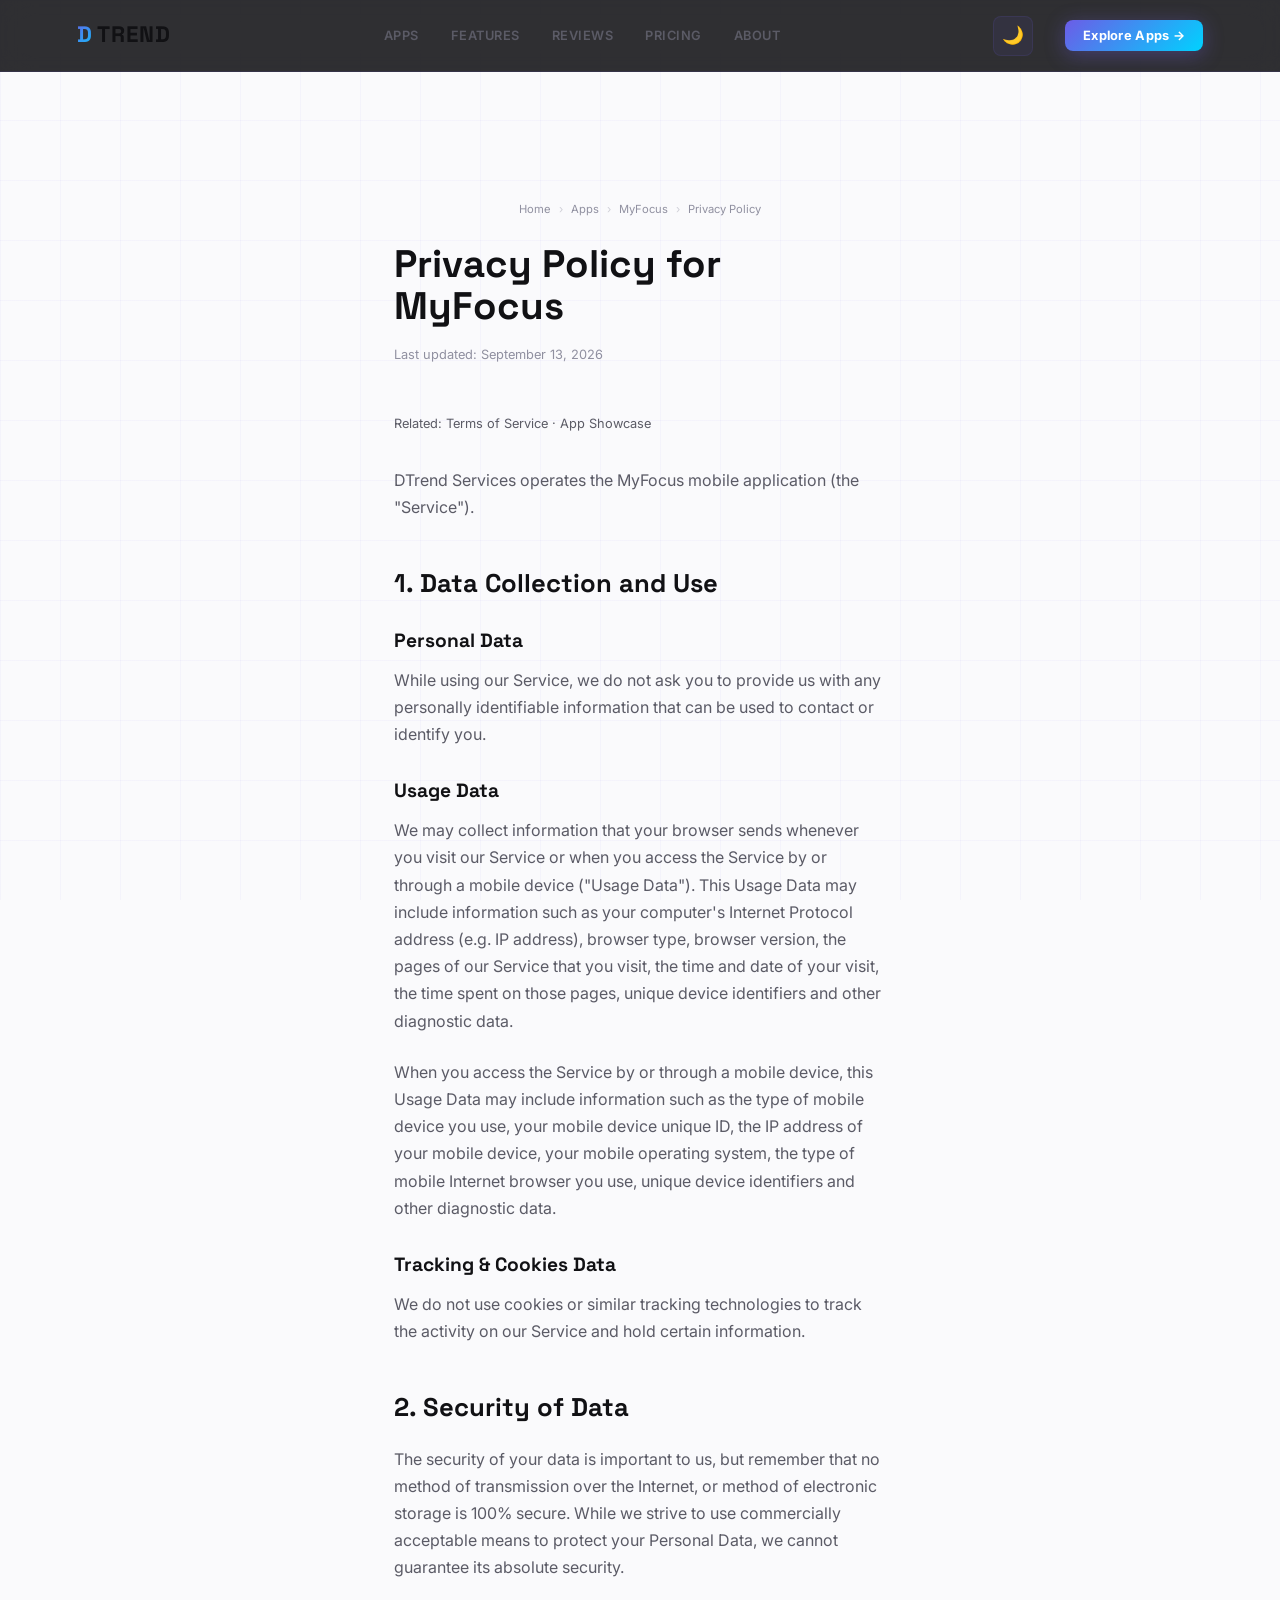
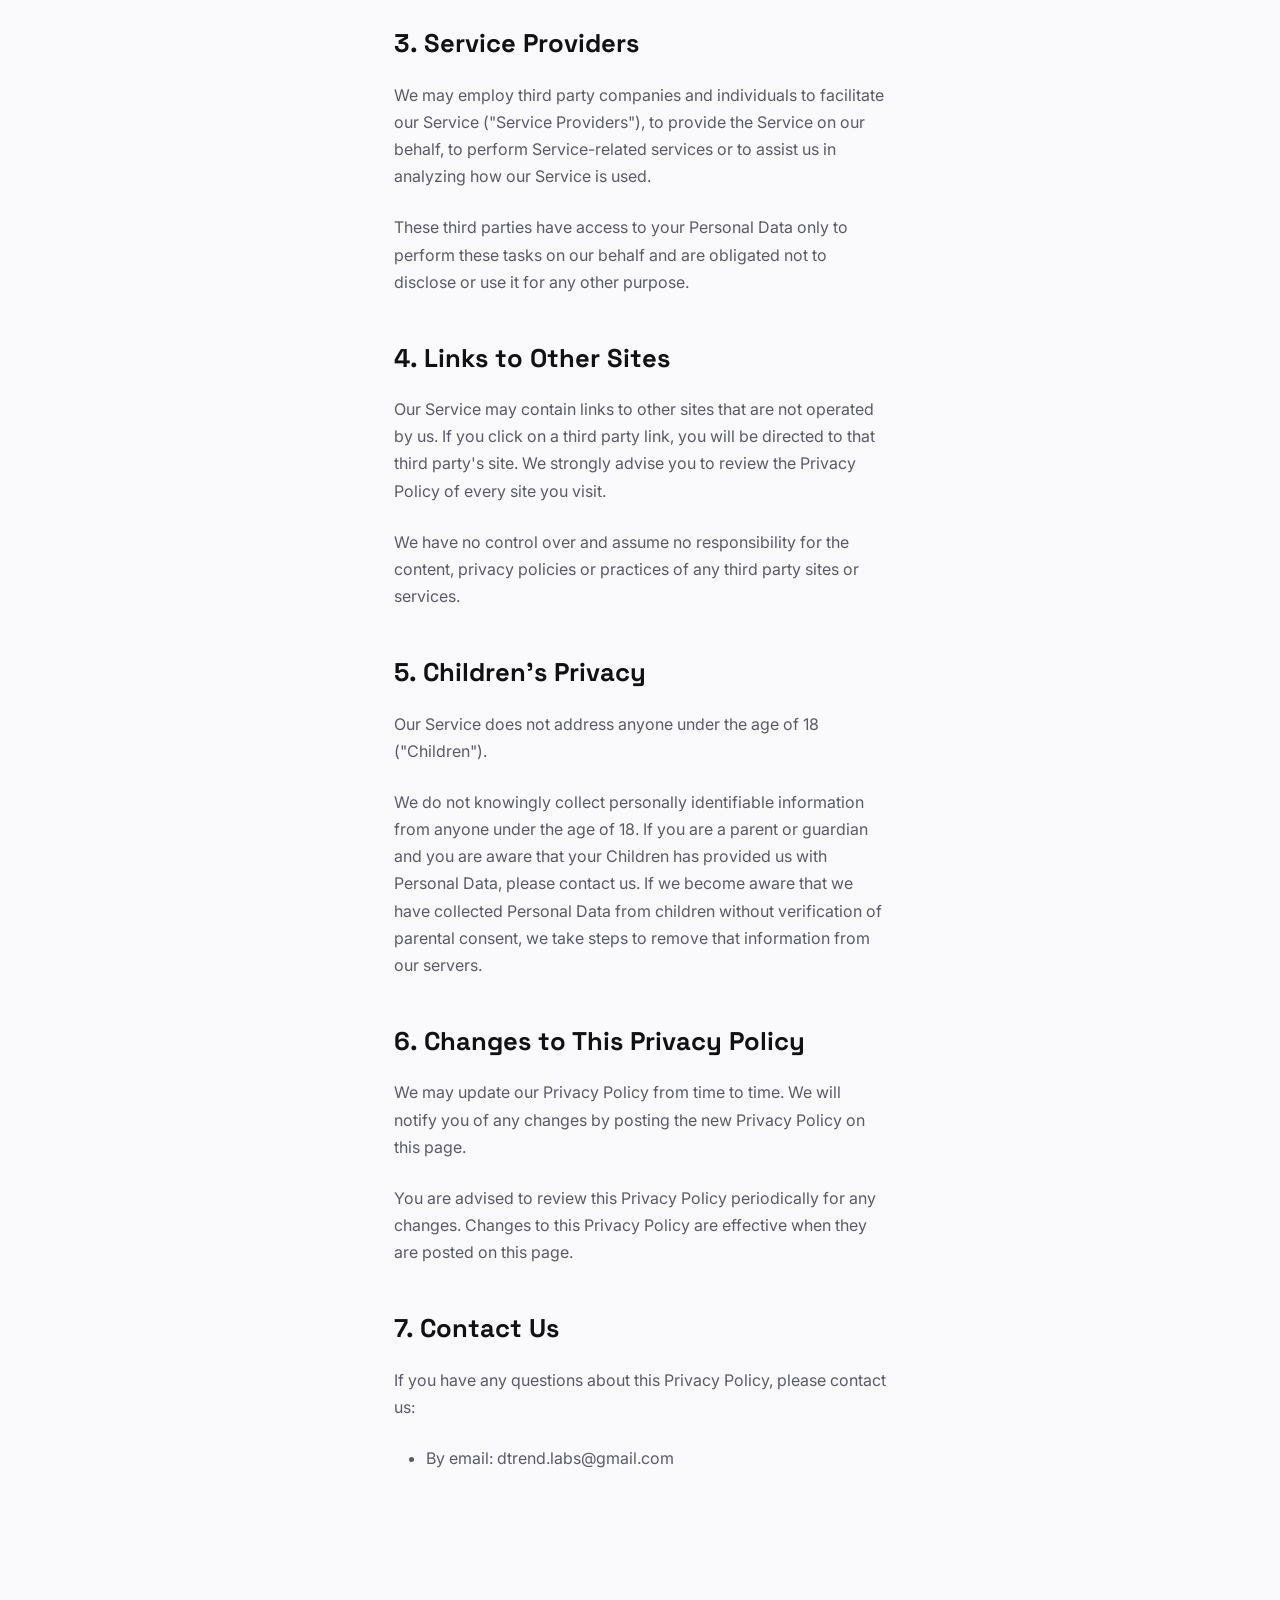
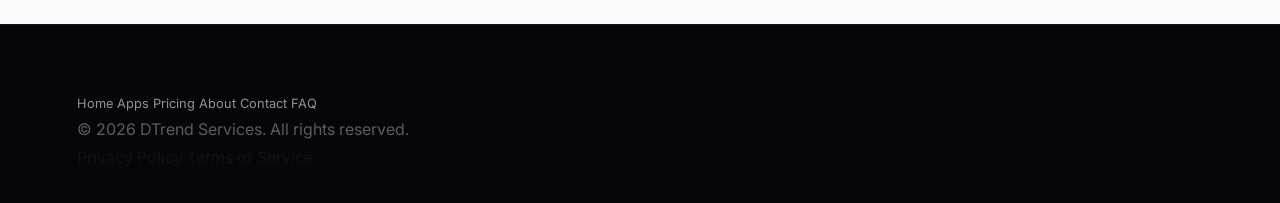
<file: apps/MyFocus/privacy.html>
<!DOCTYPE html>
<html lang="en">
<head>
  <meta charset="UTF-8" />
  <meta name="viewport" content="width=device-width, initial-scale=1.0"/>
  <title>My Focus - Privacy Policy</title>
  <meta name="description" content="Privacy Policy for MyFocus app. Learn how MyFocus collects, uses, and protects your data." />

  <!-- Open Graph -->
  <meta property="og:title" content="My Focus - Privacy Policy" />
  <meta property="og:description" content="Privacy Policy for MyFocus app. Learn how MyFocus collects, uses, and protects your data." />
  <meta property="og:type" content="website" />

  <!-- Fonts -->
  <link rel="preconnect" href="https://fonts.googleapis.com" />
  <link rel="preconnect" href="https://fonts.gstatic.com" crossorigin />
  <link href="https://fonts.googleapis.com/css2?family=Inter:wght@400;500;600;700;800&family=Space+Grotesk:wght@600;700;800&family=JetBrains+Mono:wght@400;600;700&display=swap" rel="stylesheet"/>

  <!-- Stylesheets -->
  <link rel="stylesheet" href="../../styles.css" />
  <link rel="stylesheet" href="../../components.css" />
  <link rel="stylesheet" href="../../animations.css" />
</head>
<body>

<!-- Skip Link -->
<a href="#main" class="skip-link">Skip to main content</a>

<!-- ══════ NAVBAR ══════ -->
<nav class="navbar" role="navigation" aria-label="Main navigation">
  <a href="../../index.html" class="navbar__logo" aria-label="DTrend Services Home">
    <span class="navbar__logo-mark">D</span><span class="navbar__logo-text">TREND</span>
  </a>

  <div class="navbar__nav">
    <a href="../../#apps" class="navbar__link nav-underline">Apps</a>
    <a href="../../#features" class="navbar__link nav-underline">Features</a>
    <a href="../../#reviews" class="navbar__link nav-underline">Reviews</a>
    <a href="../../pricing.html" class="navbar__link nav-underline">Pricing</a>
    <a href="../../about.html" class="navbar__link nav-underline">About</a>
  </div>

  <div class="navbar__actions">
    <button class="theme-toggle" aria-label="Toggle theme">🌙</button>
    <a href="../../apps.html" class="btn btn-primary btn-sm navbar__cta">Explore Apps →</a>
  </div>

  <button class="navbar__burger" aria-label="Open menu" aria-expanded="false">
    <span></span><span></span><span></span>
  </button>
</nav>

<!-- Mobile Menu -->
<div class="navbar__mobile" role="dialog" aria-label="Mobile navigation">
  <a href="../../#apps">Apps</a>
  <a href="../../#features">Features</a>
  <a href="../../#reviews">Reviews</a>
  <a href="../../pricing.html">Pricing</a>
  <a href="../../about.html">About</a>
  <a href="../../contact.html">Contact</a>
  <a href="../../faq.html">FAQ</a>
</div>

<main id="main" class="privacy-terms-page">
  <section class="section">
    <div class="section-header reveal">
      <div class="breadcrumbs" style="margin-bottom:var(--sp-3)">
        <a href="../../index.html">Home</a>
        <span class="breadcrumbs__sep">›</span>
        <a href="../../apps.html">Apps</a>
        <span class="breadcrumbs__sep">›</span>
        <a href="showcase.html">MyFocus</a>
        <span class="breadcrumbs__sep">›</span>
        <span>Privacy Policy</span>
      </div>
      <h1 class="section-title">Privacy Policy for MyFocus</h1>
      <p class="section-sub">Last updated: September 13, 2026</p>
    </div>

    <div class="text-content">
      <p style="margin-bottom:var(--sp-4);font-size:var(--fs-small)">Related: <a href="terms.html">Terms of Service</a> · <a href="showcase.html">App Showcase</a></p>
      <p>DTrend Services operates the MyFocus mobile application (the "Service").</p>

      <h2>1. Data Collection and Use</h2>
      <h3>Personal Data</h3>
      <p>While using our Service, we do not ask you to provide us with any personally identifiable information that can be used to contact or identify you.</p>

      <h3>Usage Data</h3>
      <p>We may collect information that your browser sends whenever you visit our Service or when you access the Service by or through a mobile device ("Usage Data"). This Usage Data may include information such as your computer's Internet Protocol address (e.g. IP address), browser type, browser version, the pages of our Service that you visit, the time and date of your visit, the time spent on those pages, unique device identifiers and other diagnostic data.</p>
      <p>When you access the Service by or through a mobile device, this Usage Data may include information such as the type of mobile device you use, your mobile device unique ID, the IP address of your mobile device, your mobile operating system, the type of mobile Internet browser you use, unique device identifiers and other diagnostic data.</p>

      <h3>Tracking & Cookies Data</h3>
      <p>We do not use cookies or similar tracking technologies to track the activity on our Service and hold certain information.</p>

      <h2>2. Security of Data</h2>
      <p>The security of your data is important to us, but remember that no method of transmission over the Internet, or method of electronic storage is 100% secure. While we strive to use commercially acceptable means to protect your Personal Data, we cannot guarantee its absolute security.</p>

      <h2>3. Service Providers</h2>
      <p>We may employ third party companies and individuals to facilitate our Service ("Service Providers"), to provide the Service on our behalf, to perform Service-related services or to assist us in analyzing how our Service is used.</p>
      <p>These third parties have access to your Personal Data only to perform these tasks on our behalf and are obligated not to disclose or use it for any other purpose.</p>

      <h2>4. Links to Other Sites</h2>
      <p>Our Service may contain links to other sites that are not operated by us. If you click on a third party link, you will be directed to that third party's site. We strongly advise you to review the Privacy Policy of every site you visit.</p>
      <p>We have no control over and assume no responsibility for the content, privacy policies or practices of any third party sites or services.</p>

      <h2>5. Children's Privacy</h2>
      <p>Our Service does not address anyone under the age of 18 ("Children").</p>
      <p>We do not knowingly collect personally identifiable information from anyone under the age of 18. If you are a parent or guardian and you are aware that your Children has provided us with Personal Data, please contact us. If we become aware that we have collected Personal Data from children without verification of parental consent, we take steps to remove that information from our servers.</p>

      <h2>6. Changes to This Privacy Policy</h2>
      <p>We may update our Privacy Policy from time to time. We will notify you of any changes by posting the new Privacy Policy on this page.</p>
      <p>You are advised to review this Privacy Policy periodically for any changes. Changes to this Privacy Policy are effective when they are posted on this page.</p>

      <h2>7. Contact Us</h2>
      <p>If you have any questions about this Privacy Policy, please contact us:</p>
      <ul>
        <li>By email: dtrend.labs@gmail.com</li>
      </ul>
    </div>
  </section>
</main>

<footer class="footer">
    <div class="footer__links">
      <a href="../../index.html">Home</a>
      <a href="../../apps.html">Apps</a>
      <a href="../../pricing.html">Pricing</a>
      <a href="../../about.html">About</a>
      <a href="../../contact.html">Contact</a>
      <a href="../../faq.html">FAQ</a>
    </div>

    <div class="footer__legal">
      <p>&copy; 2026 DTrend Services. All rights reserved.</p>
      <div class="footer__legal-links">
        <a href="privacy.html">Privacy Policy</a>
        <a href="terms.html">Terms of Service</a>
      </div>
    </div>
  </footer>

  <script src="../../main.js"></script>
</body>
</html>
</file>
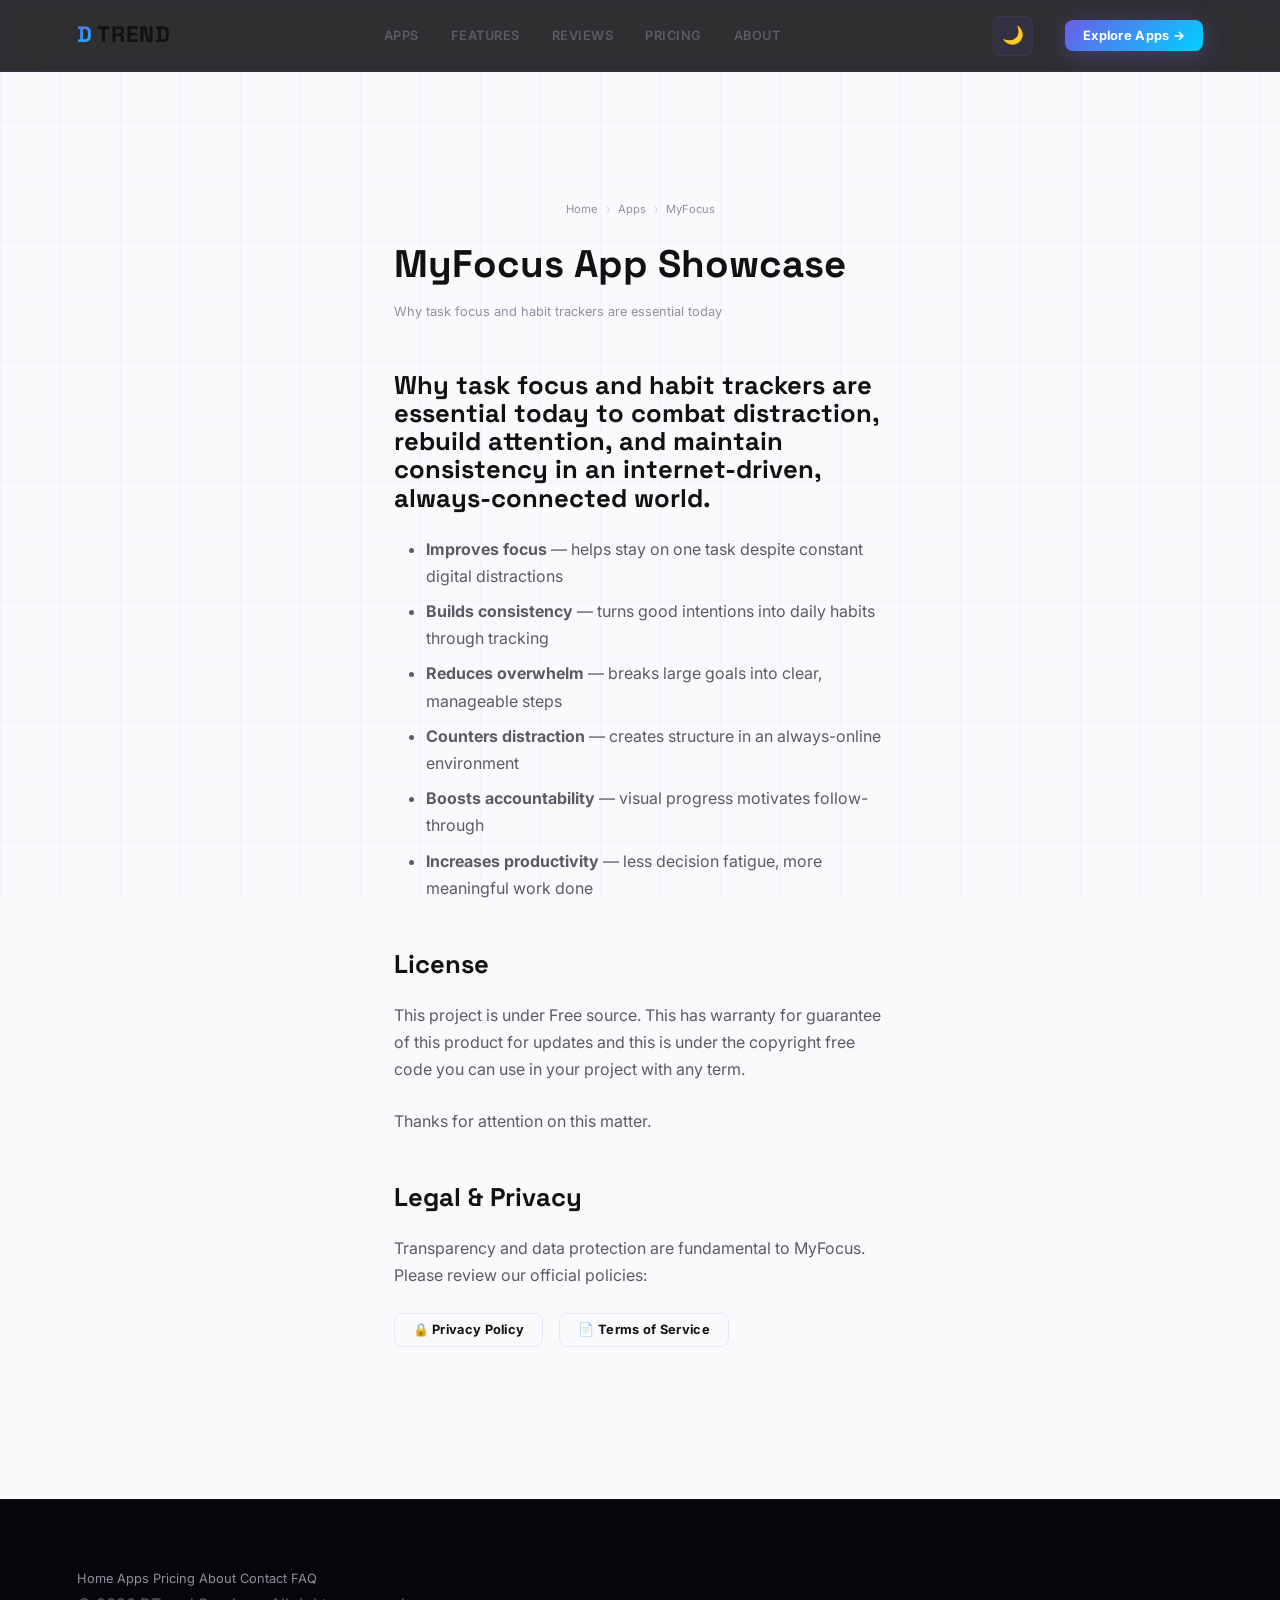
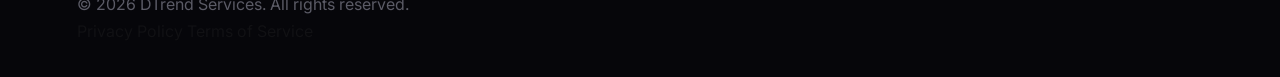
<file: apps/MyFocus/showcase.html>
<!DOCTYPE html>
<html lang="en">
<head>
  <meta charset="UTF-8" />
  <meta name="viewport" content="width=device-width, initial-scale=1.0"/>
  <title>MyFocus - App Showcase</title>
  <meta name="description" content="Discover why task focus and habit trackers are essential today to combat distraction and maintain consistency with MyFocus." />

  <!-- Open Graph -->
  <meta property="og:title" content="MyFocus - App Showcase" />
  <meta property="og:description" content="Discover why task focus and habit trackers are essential today to combat distraction and maintain consistency with MyFocus." />
  <meta property="og:type" content="website" />

  <!-- Fonts -->
  <link rel="preconnect" href="https://fonts.googleapis.com" />
  <link rel="preconnect" href="https://fonts.gstatic.com" crossorigin />
  <link href="https://fonts.googleapis.com/css2?family=Inter:wght@400;500;600;700;800&family=Space+Grotesk:wght@600;700;800&family=JetBrains+Mono:wght@400;600;700&display=swap" rel="stylesheet"/>

  <!-- Stylesheets -->
  <link rel="stylesheet" href="../../styles.css" />
  <link rel="stylesheet" href="../../components.css" />
  <link rel="stylesheet" href="../../animations.css" />
</head>
<body>

<!-- Skip Link -->
<a href="#main" class="skip-link">Skip to main content</a>

<!-- ══════ NAVBAR ══════ -->
<nav class="navbar" role="navigation" aria-label="Main navigation">
  <a href="../../index.html" class="navbar__logo" aria-label="DTrend Services Home">
    <span class="navbar__logo-mark">D</span><span class="navbar__logo-text">TREND</span>
  </a>

  <div class="navbar__nav">
    <a href="../../#apps" class="navbar__link nav-underline">Apps</a>
    <a href="../../#features" class="navbar__link nav-underline">Features</a>
    <a href="../../#reviews" class="navbar__link nav-underline">Reviews</a>
    <a href="../../pricing.html" class="navbar__link nav-underline">Pricing</a>
    <a href="../../about.html" class="navbar__link nav-underline">About</a>
  </div>

  <div class="navbar__actions">
    <button class="theme-toggle" aria-label="Toggle theme">🌙</button>
    <a href="../../apps.html" class="btn btn-primary btn-sm navbar__cta">Explore Apps →</a>
  </div>

  <button class="navbar__burger" aria-label="Open menu" aria-expanded="false">
    <span></span><span></span><span></span>
  </button>
</nav>

<!-- Mobile Menu -->
<div class="navbar__mobile" role="dialog" aria-label="Mobile navigation">
  <a href="../../#apps">Apps</a>
  <a href="../../#features">Features</a>
  <a href="../../#reviews">Reviews</a>
  <a href="../../pricing.html">Pricing</a>
  <a href="../../about.html">About</a>
  <a href="../../contact.html">Contact</a>
  <a href="../../faq.html">FAQ</a>
</div>

<main id="main" class="privacy-terms-page">
  <section class="section">
    <div class="section-header reveal">
      <div class="breadcrumbs" style="margin-bottom:var(--sp-3)">
        <a href="../../index.html">Home</a>
        <span class="breadcrumbs__sep">›</span>
        <a href="../../apps.html">Apps</a>
        <span class="breadcrumbs__sep">›</span>
        <span>MyFocus</span>
      </div>
      <h1 class="section-title">MyFocus App Showcase</h1>
      <p class="section-sub">Why task focus and habit trackers are essential today</p>
    </div>

    <div class="text-content">
      <h2>Why task focus and habit trackers are essential today to combat distraction, rebuild attention, and maintain consistency in an internet-driven, always-connected world.</h2>
      <ul>
        <li><strong>Improves focus</strong> — helps stay on one task despite constant digital distractions</li>
        <li><strong>Builds consistency</strong> — turns good intentions into daily habits through tracking</li>
        <li><strong>Reduces overwhelm</strong> — breaks large goals into clear, manageable steps</li>
        <li><strong>Counters distraction</strong> — creates structure in an always-online environment</li>
        <li><strong>Boosts accountability</strong> — visual progress motivates follow-through</li>
        <li><strong>Increases productivity</strong> — less decision fatigue, more meaningful work done</li>
      </ul>

      <h2>License</h2>
      <p>This project is under Free source. This has warranty for guarantee of this product for updates and this is under the copyright free code you can use in your project with any term.</p>
      <p>Thanks for attention on this matter.</p>

      <h2>Legal &amp; Privacy</h2>
      <p>Transparency and data protection are fundamental to MyFocus. Please review our official policies:</p>
      <div class="showcase-legal-links" style="display:flex;gap:var(--sp-2);flex-wrap:wrap;margin:var(--sp-3) 0">
        <a href="privacy.html" class="btn btn-secondary btn-sm">🔒 Privacy Policy</a>
        <a href="terms.html" class="btn btn-secondary btn-sm">📄 Terms of Service</a>
      </div>
    </div>
  </section>
</main>

<footer class="footer">
    <div class="footer__links">
      <a href="../../index.html">Home</a>
      <a href="../../apps.html">Apps</a>
      <a href="../../pricing.html">Pricing</a>
      <a href="../../about.html">About</a>
      <a href="../../contact.html">Contact</a>
      <a href="../../faq.html">FAQ</a>
    </div>

    <div class="footer__legal">
      <p>&copy; 2026 DTrend Services. All rights reserved.</p>
      <div class="footer__legal-links">
        <a href="privacy.html">Privacy Policy</a>
        <a href="terms.html">Terms of Service</a>
      </div>
    </div>
  </footer>

  <script src="../../main.js"></script>
</body>
</html>
</file>
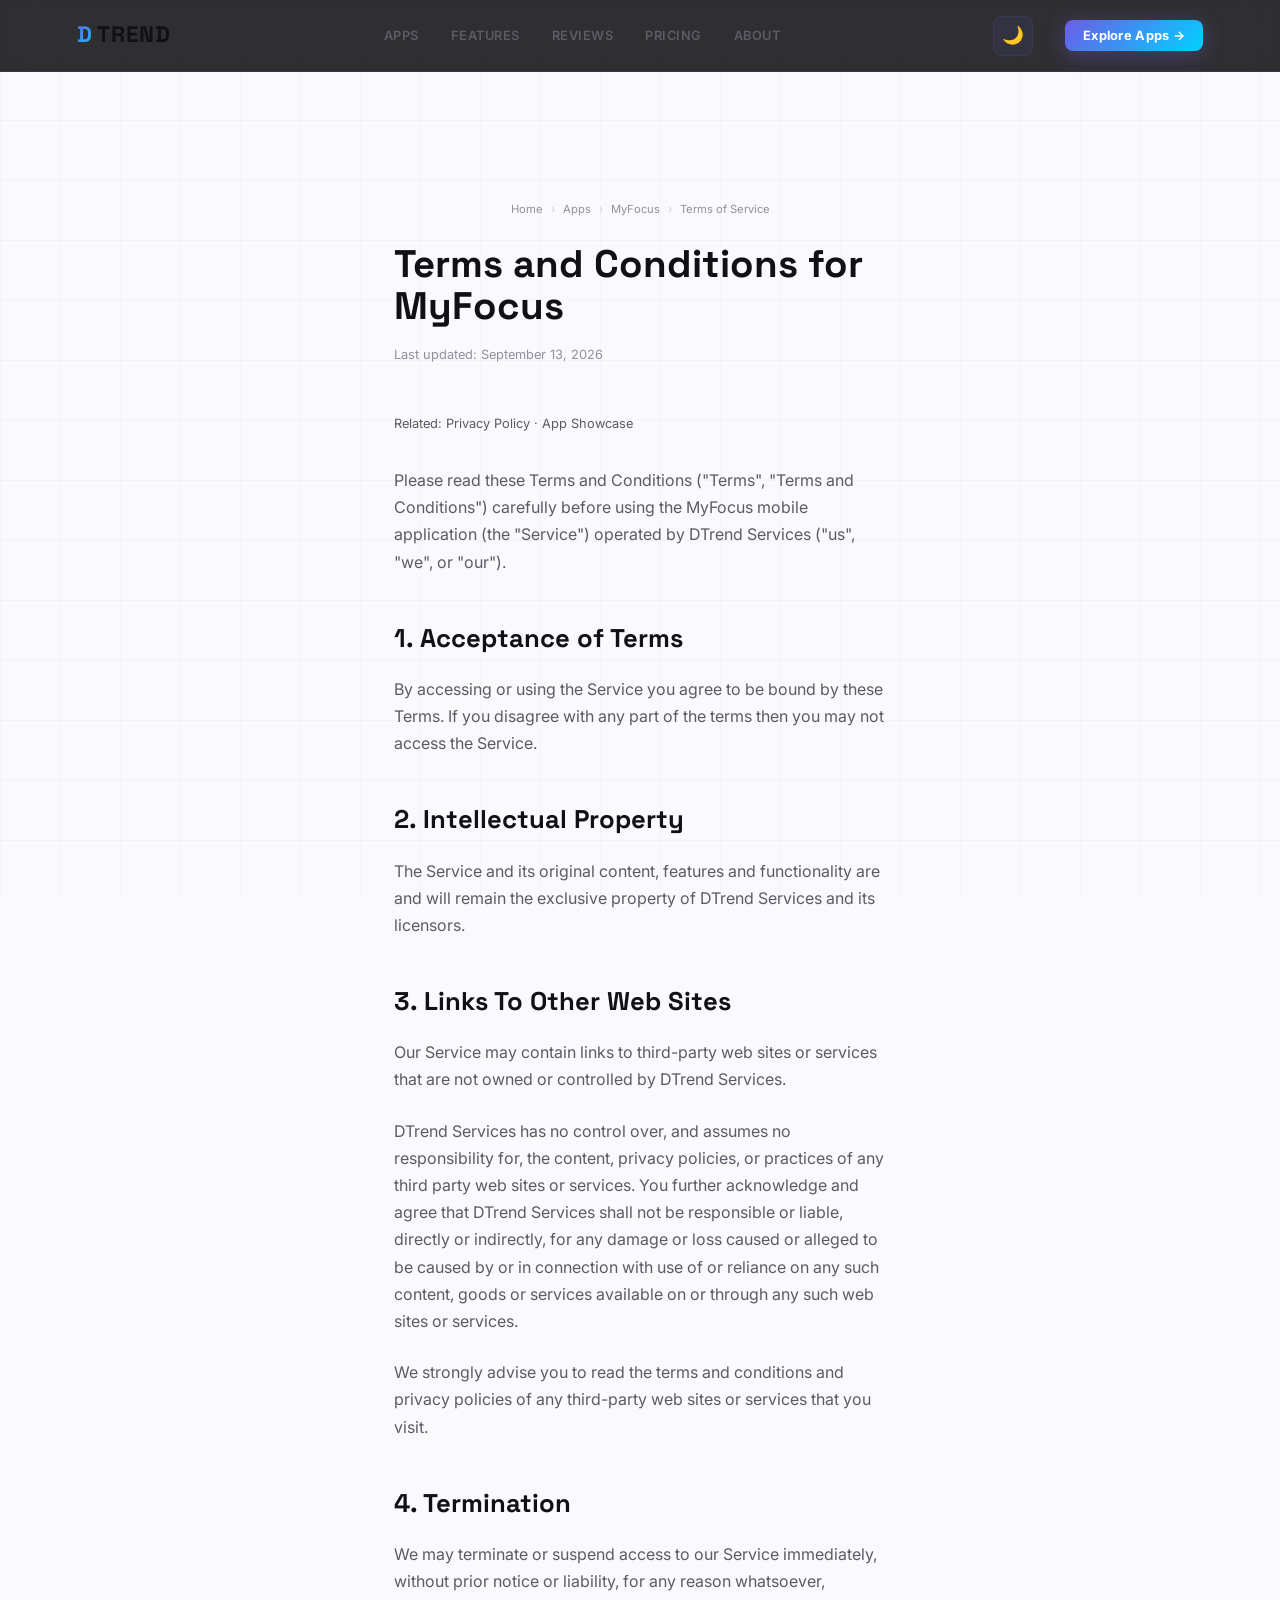
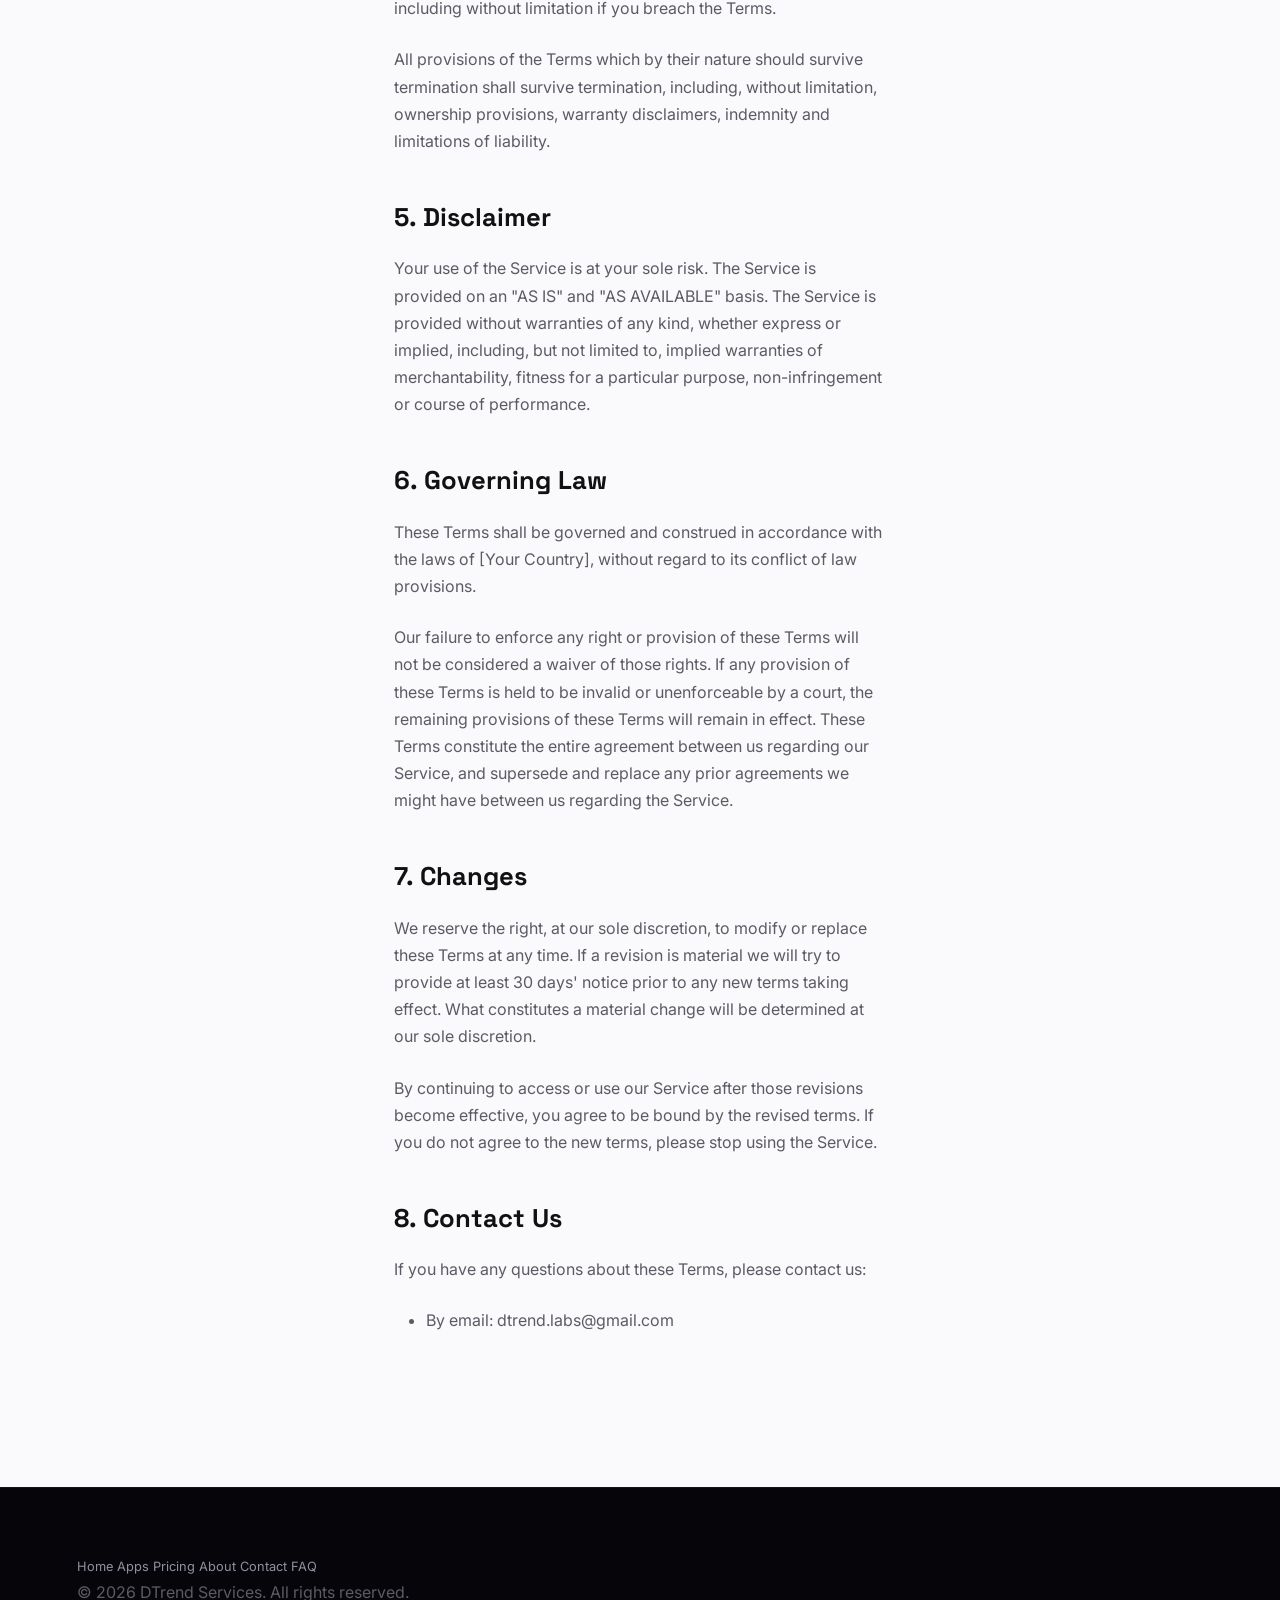
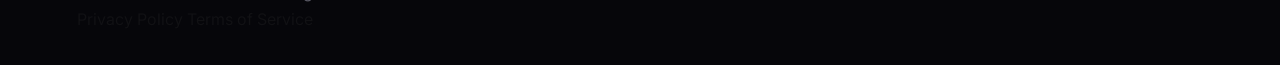
<file: apps/MyFocus/terms.html>
<!DOCTYPE html>
<html lang="en">
<head>
  <meta charset="UTF-8" />
  <meta name="viewport" content="width=device-width, initial-scale=1.0"/>
  <title>My Focus - Terms & Conditions</title>
  <meta name="description" content="Terms and Conditions for MyFocus app. Please read our terms carefully before using the service." />

  <!-- Open Graph -->
  <meta property="og:title" content="My Focus - Terms & Conditions" />
  <meta property="og:description" content="Terms and Conditions for MyFocus app. Please read our terms carefully before using the service." />
  <meta property="og:type" content="website" />

  <!-- Fonts -->
  <link rel="preconnect" href="https://fonts.googleapis.com" />
  <link rel="preconnect" href="https://fonts.gstatic.com" crossorigin />
  <link href="https://fonts.googleapis.com/css2?family=Inter:wght@400;500;600;700;800&family=Space+Grotesk:wght@600;700;800&family=JetBrains+Mono:wght@400;600;700&display=swap" rel="stylesheet"/>

  <!-- Stylesheets -->
  <link rel="stylesheet" href="../../styles.css" />
  <link rel="stylesheet" href="../../components.css" />
  <link rel="stylesheet" href="../../animations.css" />
</head>
<body>

<!-- Skip Link -->
<a href="#main" class="skip-link">Skip to main content</a>

<!-- ══════ NAVBAR ══════ -->
<nav class="navbar" role="navigation" aria-label="Main navigation">
  <a href="../../index.html" class="navbar__logo" aria-label="DTrend Services Home">
    <span class="navbar__logo-mark">D</span><span class="navbar__logo-text">TREND</span>
  </a>

  <div class="navbar__nav">
    <a href="../../#apps" class="navbar__link nav-underline">Apps</a>
    <a href="../../#features" class="navbar__link nav-underline">Features</a>
    <a href="../../#reviews" class="navbar__link nav-underline">Reviews</a>
    <a href="../../pricing.html" class="navbar__link nav-underline">Pricing</a>
    <a href="../../about.html" class="navbar__link nav-underline">About</a>
  </div>

  <div class="navbar__actions">
    <button class="theme-toggle" aria-label="Toggle theme">🌙</button>
    <a href="../../apps.html" class="btn btn-primary btn-sm navbar__cta">Explore Apps →</a>
  </div>

  <button class="navbar__burger" aria-label="Open menu" aria-expanded="false">
    <span></span><span></span><span></span>
  </button>
</nav>

<!-- Mobile Menu -->
<div class="navbar__mobile" role="dialog" aria-label="Mobile navigation">
  <a href="../../#apps">Apps</a>
  <a href="../../#features">Features</a>
  <a href="../../#reviews">Reviews</a>
  <a href="../../pricing.html">Pricing</a>
  <a href="../../about.html">About</a>
  <a href="../../contact.html">Contact</a>
  <a href="../../faq.html">FAQ</a>
</div>

<main id="main" class="privacy-terms-page">
  <section class="section">
    <div class="section-header reveal">
      <div class="breadcrumbs" style="margin-bottom:var(--sp-3)">
        <a href="../../index.html">Home</a>
        <span class="breadcrumbs__sep">›</span>
        <a href="../../apps.html">Apps</a>
        <span class="breadcrumbs__sep">›</span>
        <a href="showcase.html">MyFocus</a>
        <span class="breadcrumbs__sep">›</span>
        <span>Terms of Service</span>
      </div>
      <h1 class="section-title">Terms and Conditions for MyFocus</h1>
      <p class="section-sub">Last updated: September 13, 2026</p>
    </div>

    <div class="text-content">
      <p style="margin-bottom:var(--sp-4);font-size:var(--fs-small)">Related: <a href="privacy.html">Privacy Policy</a> · <a href="showcase.html">App Showcase</a></p>
      <p>Please read these Terms and Conditions ("Terms", "Terms and Conditions") carefully before using the MyFocus mobile application (the "Service") operated by DTrend Services ("us", "we", or "our").</p>

      <h2>1. Acceptance of Terms</h2>
      <p>By accessing or using the Service you agree to be bound by these Terms. If you disagree with any part of the terms then you may not access the Service.</p>

      <h2>2. Intellectual Property</h2>
      <p>The Service and its original content, features and functionality are and will remain the exclusive property of DTrend Services and its licensors.</p>

      <h2>3. Links To Other Web Sites</h2>
      <p>Our Service may contain links to third-party web sites or services that are not owned or controlled by DTrend Services.</p>
      <p>DTrend Services has no control over, and assumes no responsibility for, the content, privacy policies, or practices of any third party web sites or services. You further acknowledge and agree that DTrend Services shall not be responsible or liable, directly or indirectly, for any damage or loss caused or alleged to be caused by or in connection with use of or reliance on any such content, goods or services available on or through any such web sites or services.</p>
      <p>We strongly advise you to read the terms and conditions and privacy policies of any third-party web sites or services that you visit.</p>

      <h2>4. Termination</h2>
      <p>We may terminate or suspend access to our Service immediately, without prior notice or liability, for any reason whatsoever, including without limitation if you breach the Terms.</p>
      <p>All provisions of the Terms which by their nature should survive termination shall survive termination, including, without limitation, ownership provisions, warranty disclaimers, indemnity and limitations of liability.</p>

      <h2>5. Disclaimer</h2>
      <p>Your use of the Service is at your sole risk. The Service is provided on an "AS IS" and "AS AVAILABLE" basis. The Service is provided without warranties of any kind, whether express or implied, including, but not limited to, implied warranties of merchantability, fitness for a particular purpose, non-infringement or course of performance.</p>

      <h2>6. Governing Law</h2>
      <p>These Terms shall be governed and construed in accordance with the laws of [Your Country], without regard to its conflict of law provisions.</p>
      <p>Our failure to enforce any right or provision of these Terms will not be considered a waiver of those rights. If any provision of these Terms is held to be invalid or unenforceable by a court, the remaining provisions of these Terms will remain in effect. These Terms constitute the entire agreement between us regarding our Service, and supersede and replace any prior agreements we might have between us regarding the Service.</p>

      <h2>7. Changes</h2>
      <p>We reserve the right, at our sole discretion, to modify or replace these Terms at any time. If a revision is material we will try to provide at least 30 days' notice prior to any new terms taking effect. What constitutes a material change will be determined at our sole discretion.</p>
      <p>By continuing to access or use our Service after those revisions become effective, you agree to be bound by the revised terms. If you do not agree to the new terms, please stop using the Service.</p>

      <h2>8. Contact Us</h2>
      <p>If you have any questions about these Terms, please contact us:</p>
      <ul>
        <li>By email: dtrend.labs@gmail.com</li>
      </ul>
    </div>
  </section>
</main>

<footer class="footer">
    <div class="footer__links">
      <a href="../../index.html">Home</a>
      <a href="../../apps.html">Apps</a>
      <a href="../../pricing.html">Pricing</a>
      <a href="../../about.html">About</a>
      <a href="../../contact.html">Contact</a>
      <a href="../../faq.html">FAQ</a>
    </div>

    <div class="footer__legal">
      <p>&copy; 2026 DTrend Services. All rights reserved.</p>
      <div class="footer__legal-links">
        <a href="privacy.html">Privacy Policy</a>
        <a href="terms.html">Terms of Service</a>
      </div>
    </div>
  </footer>

  <script src="../../main.js"></script>
</body>
</html>
</file>
<file: styles.css>
/* ═══════════════════════════════════════════════════════
   DTrend Services — Design System (styles.css)
   Spec: 01-design-and-animation.md §2
   ═══════════════════════════════════════════════════════ */

/* ── RESET ── */
*, *::before, *::after { box-sizing: border-box; margin: 0; padding: 0; }

/* ── DESIGN TOKENS (DARK — default) ── */
:root {
  /* Colors */
  --color-bg:             #0B0B0F;
  --color-surface:        #15151C;
  --color-card:           #1C1C27;
  --color-card-hover:     #222230;
  --color-primary:        #6C5CE7;
  --color-primary-end:    #00D2FF;
  --color-accent:         #FF6B6B;
  --color-success:        #2ECC71;
  --color-warning:        #F39C12;
  --color-text-primary:   #F5F5F7;
  --color-text-secondary: #A0A0AE;
  --color-text-muted:     #6B6B7B;
  --color-border:         rgba(108, 92, 231, 0.15);
  --color-border-hover:   rgba(108, 92, 231, 0.35);
  --color-glow:           rgba(108, 92, 231, 0.25);
  --color-overlay:        rgba(11, 11, 15, 0.8);

  /* Gradients */
  --gradient-primary:     linear-gradient(135deg, #6C5CE7 0%, #00D2FF 100%);
  --gradient-accent:      linear-gradient(135deg, #FF6B6B 0%, #FF8E53 100%);
  --gradient-surface:     linear-gradient(160deg, #15151C 0%, #0B0B0F 50%, #15151C 100%);
  --gradient-hero:        radial-gradient(ellipse at 70% 30%, rgba(108,92,231,0.15) 0%, transparent 60%);

  /* Typography */
  --font-display:  'Space Grotesk', 'Inter', system-ui, -apple-system, sans-serif;
  --font-body:     'Inter', system-ui, -apple-system, sans-serif;
  --font-mono:     'JetBrains Mono', 'Fira Code', 'Consolas', monospace;

  --fs-h1:    clamp(2.5rem, 5vw, 4.5rem);
  --fs-h2:    clamp(1.75rem, 3vw, 2.75rem);
  --fs-h3:    clamp(1.25rem, 2vw, 1.75rem);
  --fs-h4:    clamp(1rem, 1.5vw, 1.25rem);
  --fs-body:  clamp(1rem, 1.1vw, 1.125rem);
  --fs-small: clamp(0.8rem, 0.9vw, 0.875rem);
  --fs-xs:    clamp(0.7rem, 0.75vw, 0.75rem);

  --lh-heading: 1.1;
  --lh-body:    1.7;

  /* Spacing (8px grid) */
  --sp-1:  8px;
  --sp-2:  16px;
  --sp-3:  24px;
  --sp-4:  32px;
  --sp-5:  40px;
  --sp-6:  48px;
  --sp-8:  64px;
  --sp-10: 80px;
  --sp-12: 96px;
  --sp-16: 128px;
  --sp-20: 160px;

  /* Layout */
  --max-width:    1280px;
  --gutter:       32px;
  --section-py:   clamp(72px, 10vw, 160px);
  --content-px:   clamp(20px, 6vw, 80px);

  /* Radius */
  --radius-sm:    8px;
  --radius-md:    12px;
  --radius-lg:    16px;
  --radius-xl:    20px;
  --radius-full:  9999px;
  --radius-card:  16px;

  /* Shadows */
  --shadow-sm:    0 2px 8px rgba(0, 0, 0, 0.15);
  --shadow-md:    0 8px 30px rgba(0, 0, 0, 0.12);
  --shadow-lg:    0 20px 60px rgba(0, 0, 0, 0.25);
  --shadow-glow:  0 0 30px var(--color-glow);
  --shadow-card:  0 4px 20px rgba(0, 0, 0, 0.2);

  /* Curves (spring) */
  --ease-spring:    cubic-bezier(0.16, 1, 0.3, 1);
  --ease-out:       cubic-bezier(0.0, 0, 0.2, 1);
  --ease-in-out:    cubic-bezier(0.4, 0, 0.2, 1);

  /* Transitions */
  --transition-fast:   150ms var(--ease-spring);
  --transition-normal: 300ms var(--ease-spring);
  --transition-slow:   500ms var(--ease-spring);

  /* Nav */
  --nav-height:     72px;
  --nav-height-sm:  56px;

  /* Z-index layers */
  --z-base:     1;
  --z-sticky:   100;
  --z-overlay:  200;
  --z-modal:    300;
  --z-toast:    400;
}

/* ── LIGHT THEME ── */
[data-theme="light"] {
  --color-bg:             #FAFAFC;
  --color-surface:        #FFFFFF;
  --color-card:           #FFFFFF;
  --color-card-hover:     #F5F5FA;
  --color-text-primary:   #111114;
  --color-text-secondary: #5B5B66;
  --color-text-muted:     #9090A0;
  --color-border:         rgba(108, 92, 231, 0.12);
  --color-border-hover:   rgba(108, 92, 231, 0.3);
  --color-glow:           rgba(108, 92, 231, 0.15);
  --color-overlay:        rgba(250, 250, 252, 0.85);
  --gradient-hero:        radial-gradient(ellipse at 70% 30%, rgba(108,92,231,0.08) 0%, transparent 60%);
  --shadow-card:          0 4px 20px rgba(0, 0, 0, 0.08);
  --shadow-md:            0 8px 30px rgba(0, 0, 0, 0.06);
}

@media (prefers-color-scheme: light) {
  :root:not([data-theme="dark"]) {
    --color-bg:             #FAFAFC;
    --color-surface:        #FFFFFF;
    --color-card:           #FFFFFF;
    --color-card-hover:     #F5F5FA;
    --color-text-primary:   #111114;
    --color-text-secondary: #5B5B66;
    --color-text-muted:     #9090A0;
    --color-border:         rgba(108, 92, 231, 0.12);
    --color-border-hover:   rgba(108, 92, 231, 0.3);
    --color-glow:           rgba(108, 92, 231, 0.15);
    --color-overlay:        rgba(250, 250, 252, 0.85);
    --gradient-hero:        radial-gradient(ellipse at 70% 30%, rgba(108,92,231,0.08) 0%, transparent 60%);
    --shadow-card:          0 4px 20px rgba(0, 0, 0, 0.08);
    --shadow-md:            0 8px 30px rgba(0, 0, 0, 0.06);
  }
}

/* ── BASE ── */
html {
  scroll-behavior: smooth;
  -webkit-text-size-adjust: 100%;
  text-size-adjust: 100%;
}

body {
  font-family: var(--font-body);
  font-size: var(--fs-body);
  line-height: var(--lh-body);
  color: var(--color-text-primary);
  background: var(--color-bg);
  overflow-x: hidden;
  -webkit-font-smoothing: antialiased;
  -moz-osx-font-smoothing: grayscale;
}

/* Grid Background */
body::before {
  content: '';
  position: fixed;
  inset: 0;
  background-image:
    linear-gradient(rgba(108,92,231,0.03) 1px, transparent 1px),
    linear-gradient(90deg, rgba(108,92,231,0.03) 1px, transparent 1px);
  background-size: 60px 60px;
  pointer-events: none;
  z-index: 0;
}

[data-theme="light"] body::before,
:root:not([data-theme="dark"]) body::before {
  background-image:
    linear-gradient(rgba(108,92,231,0.04) 1px, transparent 1px),
    linear-gradient(90deg, rgba(108,92,231,0.04) 1px, transparent 1px);
}

/* ── TYPOGRAPHY ── */
h1, h2, h3, h4, h5, h6 {
  font-family: var(--font-display);
  line-height: var(--lh-heading);
  font-weight: 700;
  color: var(--color-text-primary);
}

h1 { font-size: var(--fs-h1); font-weight: 800; }
h2 { font-size: var(--fs-h2); font-weight: 800; }
h3 { font-size: var(--fs-h3); font-weight: 700; }
h4 { font-size: var(--fs-h4); font-weight: 700; }

p {
  color: var(--color-text-secondary);
  line-height: var(--lh-body);
}

a {
  color: inherit;
  text-decoration: none;
  transition: color var(--transition-fast);
}

img, video {
  max-width: 100%;
  height: auto;
  display: block;
}

ul, ol { list-style: none; }

/* ── LAYOUT UTILITIES ── */
.container {
  width: 100%;
  max-width: var(--max-width);
  margin: 0 auto;
  padding: 0 var(--content-px);
}

.section {
  position: relative;
  z-index: var(--z-base);
  padding: var(--section-py) var(--content-px);
}

.section--surface {
  background: var(--color-surface);
}

.section-header {
  text-align: center;
  margin-bottom: var(--sp-8);
  max-width: 700px;
  margin-left: auto;
  margin-right: auto;
}

.section-label {
  font-family: var(--font-mono);
  font-size: var(--fs-xs);
  letter-spacing: 3px;
  text-transform: uppercase;
  color: var(--color-primary);
  margin-bottom: var(--sp-2);
  display: block;
}

.section-title {
  margin-bottom: var(--sp-2);
}

.section-sub {
  color: var(--color-text-secondary);
  font-size: var(--fs-body);
  max-width: 560px;
  line-height: var(--lh-body);
}

.section-header .section-sub {
  margin: 0 auto;
}

/* ── GRID SYSTEM ── */
.grid {
  display: grid;
  gap: var(--sp-3);
}

.grid-2 { grid-template-columns: repeat(2, 1fr); }
.grid-3 { grid-template-columns: repeat(3, 1fr); }
.grid-4 { grid-template-columns: repeat(4, 1fr); }

.grid-auto {
  grid-template-columns: repeat(auto-fit, minmax(280px, 1fr));
}

/* ── GRADIENT TEXT ── */
.text-gradient {
  background: var(--gradient-primary);
  -webkit-background-clip: text;
  background-clip: text;
  -webkit-text-fill-color: transparent;
}

.text-primary-color { color: var(--color-primary); }
.text-accent        { color: var(--color-accent); }
.text-success       { color: var(--color-success); }
.text-muted         { color: var(--color-text-muted); }

/* ── BUTTONS ── */
.btn {
  display: inline-flex;
  align-items: center;
  justify-content: center;
  gap: var(--sp-1);
  padding: 14px 32px;
  border: none;
  border-radius: var(--radius-sm);
  font-family: var(--font-body);
  font-size: 0.95rem;
  font-weight: 700;
  letter-spacing: 0.3px;
  cursor: pointer;
  transition: all var(--transition-normal);
  text-decoration: none;
  white-space: nowrap;
  line-height: 1.2;
}

.btn-primary {
  background: var(--gradient-primary);
  color: #fff;
  box-shadow: 0 4px 20px rgba(108, 92, 231, 0.35);
}
.btn-primary:hover {
  transform: translateY(-2px);
  box-shadow: 0 8px 35px rgba(108, 92, 231, 0.5);
}
.btn-primary:active {
  transform: translateY(0) scale(0.98);
}

.btn-secondary {
  background: transparent;
  color: var(--color-text-primary);
  border: 1px solid var(--color-border);
}
.btn-secondary:hover {
  border-color: var(--color-primary);
  color: var(--color-primary);
  box-shadow: 0 0 20px rgba(108, 92, 231, 0.15);
}

.btn-ghost {
  background: rgba(108, 92, 231, 0.08);
  color: var(--color-primary);
  border: 1px solid transparent;
}
.btn-ghost:hover {
  background: rgba(108, 92, 231, 0.15);
  border-color: var(--color-border);
}

.btn-sm {
  padding: 8px 18px;
  font-size: var(--fs-small);
}

.btn-lg {
  padding: 18px 42px;
  font-size: 1.05rem;
}

.btn-icon {
  width: 44px;
  height: 44px;
  padding: 0;
  border-radius: var(--radius-md);
}

/* ── CARDS ── */
.card {
  background: var(--color-card);
  border: 1px solid var(--color-border);
  border-radius: var(--radius-card);
  padding: var(--sp-3);
  transition: all var(--transition-normal);
  position: relative;
  overflow: hidden;
}

.card:hover {
  transform: translateY(-6px);
  border-color: var(--color-border-hover);
  box-shadow: var(--shadow-glow), var(--shadow-card);
  background: var(--color-card-hover);
}

.card::before {
  content: '';
  position: absolute;
  top: 0; left: 0; right: 0;
  height: 2px;
  background: var(--gradient-primary);
  transform: scaleX(0);
  transform-origin: left;
  transition: transform var(--transition-normal);
}

.card:hover::before {
  transform: scaleX(1);
}

/* ── BADGES / TAGS ── */
.badge {
  display: inline-flex;
  align-items: center;
  gap: 6px;
  padding: 5px 14px;
  border-radius: var(--radius-full);
  font-size: var(--fs-xs);
  font-weight: 600;
  letter-spacing: 0.5px;
}

.badge-primary {
  background: rgba(108, 92, 231, 0.12);
  color: var(--color-primary);
  border: 1px solid rgba(108, 92, 231, 0.2);
}

.badge-success {
  background: rgba(46, 204, 113, 0.12);
  color: var(--color-success);
  border: 1px solid rgba(46, 204, 113, 0.2);
}

.badge-accent {
  background: rgba(255, 107, 107, 0.12);
  color: var(--color-accent);
  border: 1px solid rgba(255, 107, 107, 0.2);
}

/* ── FORM ELEMENTS ── */
.input,
.textarea,
.select {
  width: 100%;
  background: var(--color-card);
  border: 1px solid var(--color-border);
  color: var(--color-text-primary);
  padding: 14px 18px;
  border-radius: var(--radius-sm);
  font-family: var(--font-body);
  font-size: 0.95rem;
  outline: none;
  transition: border-color var(--transition-fast), box-shadow var(--transition-fast);
}

.input:focus,
.textarea:focus,
.select:focus {
  border-color: var(--color-primary);
  box-shadow: 0 0 0 3px rgba(108, 92, 231, 0.15);
}

.input::placeholder,
.textarea::placeholder {
  color: var(--color-text-muted);
}

.textarea {
  resize: vertical;
  min-height: 120px;
  line-height: var(--lh-body);
}

/* ── DIVIDERS ── */
.divider {
  width: 100%;
  height: 1px;
  background: var(--color-border);
  border: none;
  margin: var(--sp-6) 0;
}

/* ── STAR RATINGS ── */
.stars {
  display: inline-flex;
  gap: 2px;
  color: #FFD700;
  font-size: 0.9rem;
}

/* ── RESPONSIVE ── */
@media (max-width: 1024px) {
  :root {
    --gutter: 24px;
  }
}

@media (max-width: 768px) {
  :root {
    --gutter: 16px;
    --nav-height: 64px;
  }

  .grid-2, .grid-3, .grid-4 {
    grid-template-columns: 1fr;
  }

  .grid-2 { grid-template-columns: repeat(2, 1fr); }
}

@media (max-width: 600px) {
  .grid-2 {
    grid-template-columns: 1fr;
  }

  .btn {
    width: 100%;
    justify-content: center;
  }
}

/* ── ACCESSIBILITY ── */
:focus-visible {
  outline: 2px solid var(--color-primary);
  outline-offset: 3px;
  border-radius: 4px;
}

/* Screen reader only */
.sr-only {
  position: absolute;
  width: 1px;
  height: 1px;
  padding: 0;
  margin: -1px;
  overflow: hidden;
  clip: rect(0, 0, 0, 0);
  white-space: nowrap;
  border: 0;
}

/* Skip link */
.skip-link {
  position: fixed;
  top: -100%;
  left: 50%;
  transform: translateX(-50%);
  padding: 12px 24px;
  background: var(--color-primary);
  color: #fff;
  border-radius: var(--radius-sm);
  z-index: 9999;
  font-weight: 700;
  transition: top 0.2s;
}
.skip-link:focus {
  top: 16px;
}

/* Selection */
::selection {
  background: rgba(108, 92, 231, 0.3);
  color: var(--color-text-primary);
}

/* Scrollbar */
::-webkit-scrollbar { width: 8px; }
::-webkit-scrollbar-track { background: var(--color-bg); }
::-webkit-scrollbar-thumb {
  background: var(--color-border);
  border-radius: 4px;
}
::-webkit-scrollbar-thumb:hover {
  background: var(--color-primary);
}

/* Privacy and Terms Pages */
.privacy-terms-page {
  padding-top: var(--nav-height); /* Offset for fixed navbar */
  max-width: 800px;
  margin: 0 auto;
  padding-left: var(--content-px);
  padding-right: var(--content-px);
}

.privacy-terms-page .section-header {
  text-align: left;
  margin-bottom: var(--sp-6);
}

.privacy-terms-page .section-title {
  font-size: var(--fs-h2);
  margin-bottom: var(--sp-2);
}

.privacy-terms-page .section-sub {
  color: var(--color-text-muted);
  font-size: var(--fs-small);
}

.privacy-terms-page .text-content h2 {
  font-size: var(--fs-h3);
  margin-top: var(--sp-6);
  margin-bottom: var(--sp-3);
  color: var(--color-text-primary);
}

.privacy-terms-page .text-content h3 {
  font-size: var(--fs-h4);
  margin-top: var(--sp-4);
  margin-bottom: var(--sp-2);
  color: var(--color-text-primary);
}

.privacy-terms-page .text-content p {
  margin-bottom: var(--sp-3);
}

.privacy-terms-page .text-content ul {
  list-style: disc;
  margin-left: var(--sp-4);
  margin-bottom: var(--sp-3);
  color: var(--color-text-secondary);
}

.privacy-terms-page .text-content ul li {
  margin-bottom: var(--sp-1);
}
</file>
<file: components.css>
/* ═══════════════════════════════════════════════════════
   DTrend Services — Components (components.css)
   Reusable UI component styles
   ═══════════════════════════════════════════════════════ */

/* ══════════════════════════
   NAVBAR
   ══════════════════════════ */
.navbar {
  position: fixed;
  top: 0;
  left: 0;
  right: 0;
  z-index: var(--z-sticky);
  height: var(--nav-height);
  display: flex;
  align-items: center;
  justify-content: space-between;
  padding: 0 var(--content-px);
  background: rgba(11, 11, 15, 0.85);
  backdrop-filter: blur(16px);
  -webkit-backdrop-filter: blur(16px);
  border-bottom: 1px solid var(--color-border);
  transition: all var(--transition-normal);
}

[data-theme="light"] .navbar {
  background: rgba(250, 250, 252, 0.88);
}

.navbar.scrolled {
  height: var(--nav-height-sm);
  box-shadow: var(--shadow-sm);
}

.navbar__logo {
  font-family: var(--font-display);
  font-size: 1.4rem;
  font-weight: 800;
  letter-spacing: 1px;
  text-decoration: none;
  display: flex;
  align-items: center;
  gap: 4px;
}

.navbar__logo-mark {
  background: var(--gradient-primary);
  -webkit-background-clip: text;
  background-clip: text;
  -webkit-text-fill-color: transparent;
}

.navbar__logo-text {
  color: var(--color-text-primary);
}

.navbar__nav {
  display: flex;
  align-items: center;
  gap: var(--sp-4);
}

.navbar__link {
  color: var(--color-text-secondary);
  font-size: var(--fs-small);
  font-weight: 600;
  letter-spacing: 0.5px;
  text-transform: uppercase;
  text-decoration: none;
  position: relative;
  padding: 4px 0;
  transition: color var(--transition-fast);
}

.navbar__link::after {
  content: '';
  position: absolute;
  bottom: -2px;
  left: 0;
  width: 100%;
  height: 2px;
  background: var(--gradient-primary);
  transform: scaleX(0);
  transform-origin: left;
  transition: transform var(--transition-normal);
}

.navbar__link:hover,
.navbar__link.active {
  color: var(--color-text-primary);
}

.navbar__link:hover::after,
.navbar__link.active::after {
  transform: scaleX(1);
}

.navbar__cta {
  margin-left: var(--sp-2);
}

.navbar__actions {
  display: flex;
  align-items: center;
  gap: var(--sp-2);
}

/* Theme Toggle */
.theme-toggle {
  width: 40px;
  height: 40px;
  border-radius: var(--radius-sm);
  background: rgba(108, 92, 231, 0.08);
  border: 1px solid var(--color-border);
  color: var(--color-text-secondary);
  cursor: pointer;
  display: flex;
  align-items: center;
  justify-content: center;
  font-size: 1.1rem;
  transition: all var(--transition-fast);
}

.theme-toggle:hover {
  background: rgba(108, 92, 231, 0.15);
  border-color: var(--color-primary);
  color: var(--color-primary);
}

/* Mobile Menu Button */
.navbar__burger {
  display: none;
  width: 40px;
  height: 40px;
  background: none;
  border: none;
  cursor: pointer;
  position: relative;
  z-index: 10;
}

.navbar__burger span {
  display: block;
  width: 22px;
  height: 2px;
  background: var(--color-text-primary);
  margin: 5px auto;
  transition: all var(--transition-normal);
  border-radius: 2px;
}

.navbar__burger.open span:nth-child(1) {
  transform: rotate(45deg) translate(5px, 5px);
}

.navbar__burger.open span:nth-child(2) {
  opacity: 0;
}

.navbar__burger.open span:nth-child(3) {
  transform: rotate(-45deg) translate(5px, -5px);
}

/* Mobile Menu */
.navbar__mobile {
  display: none;
  position: fixed;
  inset: 0;
  background: var(--color-overlay);
  backdrop-filter: blur(20px);
  z-index: var(--z-overlay);
  flex-direction: column;
  align-items: center;
  justify-content: center;
  gap: var(--sp-4);
}

.navbar__mobile.open {
  display: flex;
}

.navbar__mobile a {
  font-size: 1.4rem;
  font-weight: 700;
  color: var(--color-text-primary);
  text-decoration: none;
  padding: var(--sp-2) var(--sp-4);
  transition: color var(--transition-fast);
}

.navbar__mobile a:hover {
  color: var(--color-primary);
}

@media (max-width: 900px) {
  .navbar__nav {
    display: none;
  }

  .navbar__burger {
    display: block;
  }
}


/* ══════════════════════════
   HERO
   ══════════════════════════ */
.hero {
  position: relative;
  min-height: 100vh;
  display: flex;
  align-items: center;
  padding: calc(var(--nav-height) + 40px) var(--content-px) var(--sp-10);
  overflow: hidden;
}

.hero__glow {
  position: absolute;
  width: 700px;
  height: 700px;
  border-radius: 50%;
  pointer-events: none;
  filter: blur(80px);
  opacity: 0.4;
}

.hero__glow--primary {
  background: radial-gradient(circle, rgba(108, 92, 231, 0.3) 0%, transparent 70%);
  top: -200px;
  right: -100px;
}

.hero__glow--secondary {
  background: radial-gradient(circle, rgba(0, 210, 255, 0.2) 0%, transparent 70%);
  bottom: -200px;
  left: -100px;
  width: 500px;
  height: 500px;
}

.hero__content {
  position: relative;
  z-index: 2;
  max-width: 700px;
}

.hero__badge {
  display: inline-flex;
  align-items: center;
  gap: var(--sp-1);
  background: rgba(108, 92, 231, 0.08);
  border: 1px solid rgba(108, 92, 231, 0.2);
  padding: 6px 16px;
  border-radius: var(--radius-full);
  font-family: var(--font-mono);
  font-size: var(--fs-xs);
  font-weight: 600;
  letter-spacing: 1.5px;
  text-transform: uppercase;
  color: var(--color-primary);
  margin-bottom: var(--sp-4);
}

.hero__badge-dot {
  width: 8px;
  height: 8px;
  border-radius: 50%;
  background: var(--color-success);
  box-shadow: 0 0 10px var(--color-success);
  animation: pulse-dot 2s infinite;
}

@keyframes pulse-dot {

  0%,
  100% {
    opacity: 1;
  }

  50% {
    opacity: 0.4;
  }
}

.hero h1 {
  margin-bottom: var(--sp-3);
}

.hero__sub {
  font-size: 1.1rem;
  color: var(--color-text-secondary);
  line-height: 1.8;
  max-width: 560px;
  margin-bottom: var(--sp-5);
}

.hero__buttons {
  display: flex;
  gap: var(--sp-2);
  flex-wrap: wrap;
}

.hero__stats {
  display: flex;
  gap: var(--sp-6);
  margin-top: var(--sp-8);
  padding-top: var(--sp-5);
  border-top: 1px solid var(--color-border);
  flex-wrap: wrap;
}

.stat__number {
  font-family: var(--font-mono);
  font-size: 2rem;
  font-weight: 700;
  color: var(--color-primary);
  line-height: 1;
}

.stat__label {
  font-size: var(--fs-xs);
  color: var(--color-text-muted);
  margin-top: 4px;
  text-transform: uppercase;
  letter-spacing: 1px;
}

/* Phone Mockup */
.hero__phone {
  position: absolute;
  right: 6%;
  top: 50%;
  transform: translateY(-50%);
  z-index: 2;
}

.phone-frame {
  width: 260px;
  height: 520px;
  background: var(--color-card);
  border-radius: 40px;
  border: 2px solid rgba(108, 92, 231, 0.3);
  box-shadow: var(--shadow-glow), 0 40px 80px rgba(0, 0, 0, 0.5);
  position: relative;
  overflow: hidden;
  animation: phone-float 5s ease-in-out infinite;
}

@keyframes phone-float {

  0%,
  100% {
    transform: translateY(0) rotate(0deg);
  }

  50% {
    transform: translateY(-16px) rotate(1deg);
  }
}

.phone-notch {
  position: absolute;
  top: 12px;
  left: 50%;
  transform: translateX(-50%);
  width: 100px;
  height: 28px;
  background: var(--color-bg);
  border-radius: 14px;
  z-index: 5;
}

.phone-screen {
  position: absolute;
  inset: 8px;
  border-radius: 34px;
  overflow: hidden;
  background: var(--gradient-surface);
}

.phone-status {
  padding: 36px 16px 10px;
  font-family: var(--font-mono);
  font-size: 0.6rem;
  color: var(--color-primary);
  display: flex;
  justify-content: space-between;
  border-bottom: 1px solid var(--color-border);
}

.phone-content {
  padding: 12px 14px;
}

.phone-card-mock {
  background: rgba(108, 92, 231, 0.06);
  border: 1px solid rgba(108, 92, 231, 0.12);
  border-radius: var(--radius-sm);
  padding: 10px 12px;
  margin-bottom: 8px;
}

.phone-card-mock__title {
  font-size: 0.55rem;
  color: var(--color-primary);
  font-weight: 700;
  font-family: var(--font-mono);
  margin-bottom: 6px;
  letter-spacing: 1px;
}

.phone-bar {
  height: 4px;
  border-radius: 2px;
  margin-bottom: 4px;
}

.phone-bar--primary {
  background: var(--gradient-primary);
}

.phone-bar--muted {
  background: rgba(255, 255, 255, 0.08);
}

.phone-app-grid {
  display: grid;
  grid-template-columns: repeat(4, 1fr);
  gap: 8px;
  padding: 14px;
}

.phone-app-icon {
  width: 38px;
  height: 38px;
  border-radius: 10px;
  display: flex;
  align-items: center;
  justify-content: center;
  font-size: 1rem;
}

@media (max-width: 1100px) {
  .hero__phone {
    display: none;
  }
}


/* ══════════════════════════
   APP CARDS
   ══════════════════════════ */
.app-card {
  background: var(--color-card);
  border: 1px solid var(--color-border);
  border-radius: var(--radius-card);
  padding: var(--sp-3);
  display: flex;
  flex-direction: column;
  transition: all var(--transition-normal);
  cursor: pointer;
}

.app-card:hover {
  transform: translateY(-6px);
  border-color: var(--color-border-hover);
  box-shadow: var(--shadow-glow), var(--shadow-card);
}

.app-card__header {
  display: flex;
  align-items: center;
  gap: var(--sp-2);
  margin-bottom: var(--sp-2);
}

.app-card__icon {
  width: 56px;
  height: 56px;
  border-radius: 14px;
  display: flex;
  align-items: center;
  justify-content: center;
  font-size: 1.6rem;
  flex-shrink: 0;
}

.app-card__meta {
  flex: 1;
  min-width: 0;
}

.app-card__name {
  font-size: 1.05rem;
  font-weight: 700;
  margin-bottom: 2px;
  white-space: nowrap;
  overflow: hidden;
  text-overflow: ellipsis;
}

.app-card__tagline {
  font-size: var(--fs-small);
  color: var(--color-text-muted);
}

.app-card__body {
  flex: 1;
  margin-bottom: var(--sp-2);
}

.app-card__desc {
  font-size: var(--fs-small);
  color: var(--color-text-secondary);
  line-height: 1.6;
  display: -webkit-box;
  -webkit-line-clamp: 3;
  -webkit-box-orient: vertical;
  overflow: hidden;
}

.app-card__footer {
  display: flex;
  align-items: center;
  justify-content: space-between;
  padding-top: var(--sp-2);
  border-top: 1px solid var(--color-border);
  gap: var(--sp-1);
  flex-wrap: wrap;
}

.app-card__platforms {
  display: flex;
  gap: 6px;
  font-size: 0.85rem;
}

.app-card__price {
  font-weight: 700;
  font-size: var(--fs-small);
  color: var(--color-success);
}

.app-card[data-href] {
  cursor: pointer;
}

.app-card__title-link {
  color: inherit;
  text-decoration: none;
  transition: color var(--transition-fast);
}

.app-card__title-link:hover {
  color: var(--color-primary);
}

.app-card__body--extended {
  padding-bottom: var(--sp-1);
}

.app-card__legal {
  display: flex;
  align-items: center;
  gap: var(--sp-2);
  margin-top: var(--sp-2);
  font-size: var(--fs-small);
}

.app-card__legal-link {
  color: var(--color-text-muted);
  text-decoration: none;
  font-size: 0.8rem;
  font-weight: 500;
  transition: color var(--transition-fast);
  position: relative;
  z-index: 2;
}

.app-card__legal-link:hover {
  color: var(--color-primary);
  text-decoration: underline;
}

.app-card__legal-sep {
  color: var(--color-text-muted);
  opacity: 0.4;
  font-size: 0.8rem;
}


/* ══════════════════════════
   SERVICE / FEATURE CARDS
   ══════════════════════════ */
.feature-card {
  background: var(--color-card);
  border: 1px solid var(--color-border);
  border-radius: var(--radius-card);
  padding: var(--sp-4) var(--sp-3);
  transition: all var(--transition-normal);
  position: relative;
  overflow: hidden;
}

.feature-card::before {
  content: '';
  position: absolute;
  top: 0;
  left: 0;
  right: 0;
  height: 2px;
  background: var(--gradient-primary);
  transform: scaleX(0);
  transform-origin: left;
  transition: transform var(--transition-normal);
}

.feature-card:hover {
  transform: translateY(-6px);
  border-color: var(--color-border-hover);
  box-shadow: var(--shadow-glow);
}

.feature-card:hover::before {
  transform: scaleX(1);
}

.feature-card__icon {
  font-size: 2rem;
  margin-bottom: var(--sp-2);
  width: 56px;
  height: 56px;
  background: rgba(108, 92, 231, 0.08);
  border-radius: var(--radius-md);
  display: flex;
  align-items: center;
  justify-content: center;
}

.feature-card__title {
  font-size: 1.1rem;
  font-weight: 700;
  margin-bottom: var(--sp-1);
}

.feature-card__desc {
  color: var(--color-text-secondary);
  font-size: var(--fs-small);
  line-height: 1.7;
}


/* ══════════════════════════
   TRUST / LOGO MARQUEE
   ══════════════════════════ */
.marquee {
  overflow: hidden;
  mask-image: linear-gradient(90deg, transparent, black 10%, black 90%, transparent);
  -webkit-mask-image: linear-gradient(90deg, transparent, black 10%, black 90%, transparent);
  padding: var(--sp-4) 0;
}

.marquee__inner {
  display: flex;
  gap: var(--sp-3);
  width: max-content;
  animation: marquee-scroll 30s linear infinite;
}

.marquee:hover .marquee__inner {
  animation-play-state: paused;
}

@keyframes marquee-scroll {
  0% {
    transform: translateX(0);
  }

  100% {
    transform: translateX(-50%);
  }
}

.marquee__item {
  display: flex;
  align-items: center;
  gap: var(--sp-1);
  background: var(--color-card);
  border: 1px solid var(--color-border);
  padding: 12px 24px;
  border-radius: var(--radius-sm);
  font-size: var(--fs-small);
  font-weight: 600;
  color: var(--color-text-secondary);
  white-space: nowrap;
}

.marquee__item span {
  font-size: 1.2rem;
}


/* ══════════════════════════
   TESTIMONIAL CARDS
   ══════════════════════════ */
.testimonial-card {
  background: var(--color-card);
  border: 1px solid var(--color-border);
  border-radius: var(--radius-card);
  padding: var(--sp-3);
  min-width: 320px;
  max-width: 400px;
  flex-shrink: 0;
}

.testimonial-card__stars {
  color: #FFD700;
  font-size: 0.85rem;
  margin-bottom: var(--sp-1);
}

.testimonial-card__text {
  font-size: var(--fs-small);
  color: var(--color-text-secondary);
  line-height: 1.7;
  margin-bottom: var(--sp-2);
  font-style: italic;
}

.testimonial-card__author {
  display: flex;
  align-items: center;
  gap: var(--sp-1);
}

.testimonial-card__avatar {
  width: 36px;
  height: 36px;
  border-radius: 50%;
  background: var(--gradient-primary);
  display: flex;
  align-items: center;
  justify-content: center;
  font-size: 0.85rem;
  font-weight: 700;
  color: #fff;
}

.testimonial-card__name {
  font-size: var(--fs-small);
  font-weight: 600;
}

.testimonial-card__role {
  font-size: var(--fs-xs);
  color: var(--color-text-muted);
}


/* ══════════════════════════
   PRICING CARDS
   ══════════════════════════ */
.pricing-card {
  background: var(--color-card);
  border: 1px solid var(--color-border);
  border-radius: var(--radius-xl);
  padding: var(--sp-4);
  text-align: center;
  transition: all var(--transition-normal);
  position: relative;
}

.pricing-card--featured {
  border-color: var(--color-primary);
  box-shadow: var(--shadow-glow);
  transform: scale(1.02);
}

.pricing-card--featured::before {
  content: 'Popular';
  position: absolute;
  top: -12px;
  left: 50%;
  transform: translateX(-50%);
  background: var(--gradient-primary);
  color: #fff;
  padding: 4px 16px;
  border-radius: var(--radius-full);
  font-size: var(--fs-xs);
  font-weight: 700;
  letter-spacing: 0.5px;
}

.pricing-card:hover {
  transform: translateY(-4px);
  box-shadow: var(--shadow-glow);
}

.pricing-card--featured:hover {
  transform: scale(1.02) translateY(-4px);
}

.pricing-card__name {
  font-size: 1.1rem;
  font-weight: 700;
  margin-bottom: var(--sp-1);
}

.pricing-card__price {
  font-family: var(--font-display);
  font-size: 3rem;
  font-weight: 800;
  margin: var(--sp-2) 0;
  line-height: 1;
}

.pricing-card__price span {
  font-size: 1rem;
  font-weight: 400;
  color: var(--color-text-muted);
}

.pricing-card__desc {
  font-size: var(--fs-small);
  color: var(--color-text-muted);
  margin-bottom: var(--sp-3);
}

.pricing-card__features {
  text-align: left;
  margin-bottom: var(--sp-3);
}

.pricing-card__feature {
  display: flex;
  align-items: center;
  gap: var(--sp-1);
  padding: var(--sp-1) 0;
  font-size: var(--fs-small);
  color: var(--color-text-secondary);
  border-bottom: 1px solid var(--color-border);
}

.pricing-card__feature:last-child {
  border-bottom: none;
}

.pricing-card__feature-icon {
  color: var(--color-success);
  font-size: 0.9rem;
}

/* Pricing Toggle */
.pricing-toggle {
  display: flex;
  align-items: center;
  gap: var(--sp-2);
  justify-content: center;
  margin-bottom: var(--sp-6);
}

.pricing-toggle__label {
  font-size: var(--fs-small);
  font-weight: 600;
  color: var(--color-text-secondary);
  cursor: pointer;
}

.pricing-toggle__label.active {
  color: var(--color-text-primary);
}

.pricing-toggle__switch {
  width: 52px;
  height: 28px;
  background: var(--color-border);
  border-radius: 14px;
  position: relative;
  cursor: pointer;
  transition: background var(--transition-fast);
}

.pricing-toggle__switch.active {
  background: var(--color-primary);
}

.pricing-toggle__switch::after {
  content: '';
  position: absolute;
  top: 3px;
  left: 3px;
  width: 22px;
  height: 22px;
  background: #fff;
  border-radius: 50%;
  transition: transform var(--transition-normal);
}

.pricing-toggle__switch.active::after {
  transform: translateX(24px);
}

.pricing-toggle__badge {
  background: rgba(46, 204, 113, 0.12);
  color: var(--color-success);
  padding: 3px 10px;
  border-radius: var(--radius-full);
  font-size: var(--fs-xs);
  font-weight: 700;
}


/* ══════════════════════════
   FAQ / ACCORDION
   ══════════════════════════ */
.accordion {}

.accordion__item {
  border-bottom: 1px solid var(--color-border);
}

.accordion__trigger {
  width: 100%;
  background: none;
  border: none;
  color: var(--color-text-primary);
  font-family: var(--font-body);
  font-size: 1rem;
  font-weight: 600;
  text-align: left;
  padding: var(--sp-3) 0;
  cursor: pointer;
  display: flex;
  align-items: center;
  justify-content: space-between;
  gap: var(--sp-2);
  transition: color var(--transition-fast);
}

.accordion__trigger:hover {
  color: var(--color-primary);
}

.accordion__icon {
  font-size: 1.2rem;
  transition: transform var(--transition-normal);
  flex-shrink: 0;
  color: var(--color-text-muted);
}

.accordion__item.open .accordion__icon {
  transform: rotate(45deg);
  color: var(--color-primary);
}

.accordion__content {
  max-height: 0;
  overflow: hidden;
  transition: max-height 0.4s var(--ease-spring), padding 0.3s;
}

.accordion__item.open .accordion__content {
  max-height: 500px;
  padding-bottom: var(--sp-3);
}

.accordion__body {
  font-size: var(--fs-small);
  color: var(--color-text-secondary);
  line-height: 1.8;
}


/* ══════════════════════════
   PROCESS / TIMELINE
   ══════════════════════════ */
.timeline {
  position: relative;
  padding-left: var(--sp-6);
}

.timeline::before {
  content: '';
  position: absolute;
  left: 18px;
  top: 0;
  bottom: 0;
  width: 2px;
  background: var(--color-border);
}

.timeline__item {
  position: relative;
  padding-bottom: var(--sp-5);
}

.timeline__item:last-child {
  padding-bottom: 0;
}

.timeline__marker {
  position: absolute;
  left: calc(-1 * var(--sp-6) + 8px);
  top: 4px;
  width: 22px;
  height: 22px;
  border-radius: 50%;
  background: var(--color-bg);
  border: 2px solid var(--color-primary);
  z-index: 1;
}

.timeline__item.active .timeline__marker {
  background: var(--color-primary);
  box-shadow: 0 0 12px rgba(108, 92, 231, 0.5);
}

.timeline__title {
  font-size: 1.05rem;
  font-weight: 700;
  margin-bottom: 6px;
}

.timeline__desc {
  font-size: var(--fs-small);
  color: var(--color-text-secondary);
  line-height: 1.7;
}


/* ══════════════════════════
   TEAM CARDS
   ══════════════════════════ */
.team-card {
  background: var(--color-card);
  border: 1px solid var(--color-border);
  border-radius: var(--radius-card);
  padding: var(--sp-3);
  text-align: center;
  transition: all var(--transition-normal);
}

.team-card:hover {
  border-color: var(--color-border-hover);
  transform: translateY(-4px);
  box-shadow: var(--shadow-card);
}

.team-card__avatar {
  width: 80px;
  height: 80px;
  border-radius: 50%;
  margin: 0 auto var(--sp-2);
  background: var(--gradient-primary);
  display: flex;
  align-items: center;
  justify-content: center;
  font-size: 2rem;
  color: #fff;
  font-weight: 700;
  border: 3px solid var(--color-border);
}

.team-card__name {
  font-size: 1rem;
  font-weight: 700;
  margin-bottom: 4px;
}

.team-card__role {
  font-size: var(--fs-small);
  color: var(--color-primary);
  font-weight: 500;
}

.team-card__links {
  display: flex;
  justify-content: center;
  gap: var(--sp-1);
  margin-top: var(--sp-2);
}

.team-card__links a {
  width: 32px;
  height: 32px;
  border-radius: var(--radius-sm);
  background: rgba(108, 92, 231, 0.08);
  display: flex;
  align-items: center;
  justify-content: center;
  font-size: 0.85rem;
  color: var(--color-text-muted);
  transition: all var(--transition-fast);
}

.team-card__links a:hover {
  background: var(--color-primary);
  color: #fff;
}


/* ══════════════════════════
   MULTI-STEP FORM
   ══════════════════════════ */
.form-wizard {}

.form-wizard__progress {
  display: flex;
  align-items: center;
  justify-content: center;
  gap: var(--sp-1);
  margin-bottom: var(--sp-5);
}

.form-wizard__step-indicator {
  width: 36px;
  height: 36px;
  border-radius: 50%;
  background: var(--color-card);
  border: 2px solid var(--color-border);
  display: flex;
  align-items: center;
  justify-content: center;
  font-size: var(--fs-small);
  font-weight: 700;
  color: var(--color-text-muted);
  transition: all var(--transition-normal);
}

.form-wizard__step-indicator.active {
  border-color: var(--color-primary);
  background: var(--color-primary);
  color: #fff;
  box-shadow: 0 0 12px rgba(108, 92, 231, 0.4);
}

.form-wizard__step-indicator.completed {
  border-color: var(--color-success);
  background: var(--color-success);
  color: #fff;
}

.form-wizard__step-line {
  width: 40px;
  height: 2px;
  background: var(--color-border);
  transition: background var(--transition-normal);
}

.form-wizard__step-line.completed {
  background: var(--color-success);
}

.form-wizard__panel {
  display: none;
  animation: fadeIn 0.4s var(--ease-spring);
}

.form-wizard__panel.active {
  display: block;
}

@keyframes fadeIn {
  from {
    opacity: 0;
    transform: translateY(12px);
  }

  to {
    opacity: 1;
    transform: translateY(0);
  }
}

.form-wizard__actions {
  display: flex;
  justify-content: space-between;
  margin-top: var(--sp-4);
  gap: var(--sp-2);
}

/* Option Cards (radio-style selectors) */
.option-grid {
  display: grid;
  grid-template-columns: repeat(auto-fit, minmax(200px, 1fr));
  gap: var(--sp-2);
}

.option-card {
  background: var(--color-card);
  border: 2px solid var(--color-border);
  border-radius: var(--radius-md);
  padding: var(--sp-3) var(--sp-2);
  cursor: pointer;
  transition: all var(--transition-fast);
  text-align: center;
}

.option-card:hover {
  border-color: var(--color-border-hover);
}

.option-card.selected {
  border-color: var(--color-primary);
  background: rgba(108, 92, 231, 0.06);
  box-shadow: 0 0 0 1px var(--color-primary);
}

.option-card__icon {
  font-size: 1.8rem;
  margin-bottom: var(--sp-1);
}

.option-card__label {
  font-weight: 700;
  font-size: var(--fs-small);
}


/* ══════════════════════════
   FOOTER
   ══════════════════════════ */
.footer {
  background: #06060A;
  border-top: 1px solid var(--color-border);
  padding: var(--sp-8) var(--content-px) var(--sp-4);
}

[data-theme="light"] .footer {
  background: #F0F0F5;
}

.footer__grid {
  display: grid;
  grid-template-columns: 1.5fr repeat(3, 1fr);
  gap: var(--sp-5);
  margin-bottom: var(--sp-6);
}

.footer__brand p {
  color: var(--color-text-muted);
  font-size: var(--fs-small);
  max-width: 260px;
  line-height: 1.7;
  margin-top: var(--sp-2);
}

.footer__heading {
  font-family: var(--font-mono);
  font-size: var(--fs-xs);
  text-transform: uppercase;
  letter-spacing: 2px;
  color: var(--color-primary);
  margin-bottom: var(--sp-2);
}

.footer__links li {
  margin-bottom: var(--sp-1);
}

.footer__links a {
  color: var(--color-text-muted);
  font-size: var(--fs-small);
  transition: color var(--transition-fast);
}

.footer__links a:hover {
  color: var(--color-text-primary);
}

.footer__bottom {
  border-top: 1px solid var(--color-border);
  padding-top: var(--sp-3);
  display: flex;
  justify-content: space-between;
  align-items: center;
  flex-wrap: wrap;
  gap: var(--sp-2);
  font-size: var(--fs-xs);
  color: var(--color-text-muted);
}

.footer__bottom a {
  color: var(--color-primary);
}

.footer__store-badges {
  display: flex;
  gap: var(--sp-2);
  margin-top: var(--sp-3);
}

.store-badge {
  display: inline-flex;
  align-items: center;
  gap: 8px;
  background: var(--color-card);
  border: 1px solid var(--color-border);
  padding: 8px 16px;
  border-radius: var(--radius-sm);
  font-size: var(--fs-xs);
  font-weight: 600;
  color: var(--color-text-secondary);
  transition: all var(--transition-fast);
}

.store-badge:hover {
  border-color: var(--color-primary);
  color: var(--color-text-primary);
}

@media (max-width: 768px) {
  .footer__grid {
    grid-template-columns: 1fr 1fr;
  }
}

@media (max-width: 500px) {
  .footer__grid {
    grid-template-columns: 1fr;
  }
}


/* ══════════════════════════
   COOKIE CONSENT
   ══════════════════════════ */
.cookie-banner {
  position: fixed;
  bottom: 0;
  left: 0;
  right: 0;
  background: var(--color-surface);
  border-top: 1px solid var(--color-border);
  padding: var(--sp-3) var(--content-px);
  display: flex;
  align-items: center;
  justify-content: space-between;
  gap: var(--sp-3);
  z-index: var(--z-overlay);
  transform: translateY(100%);
  transition: transform var(--transition-slow);
  backdrop-filter: blur(16px);
  flex-wrap: wrap;
}

.cookie-banner.visible {
  transform: translateY(0);
}

.cookie-banner__text {
  font-size: var(--fs-small);
  color: var(--color-text-secondary);
  flex: 1;
  min-width: 200px;
}

.cookie-banner__actions {
  display: flex;
  gap: var(--sp-1);
}


/* ══════════════════════════
   NEWSLETTER / CTA SECTION
   ══════════════════════════ */
.cta-section {
  background: var(--gradient-surface);
  border-top: 1px solid var(--color-border);
  border-bottom: 1px solid var(--color-border);
  text-align: center;
}

.cta-section__inner {
  max-width: 600px;
  margin: 0 auto;
}

.cta-section__form {
  display: flex;
  gap: var(--sp-2);
  justify-content: center;
  flex-wrap: wrap;
  margin-top: var(--sp-4);
  margin-bottom: var(--sp-2);
}

.cta-section__form .input {
  flex: 1;
  min-width: 220px;
  max-width: 340px;
}

.cta-section__note {
  font-size: var(--fs-xs);
  color: var(--color-text-muted);
}


/* ══════════════════════════
   PAGE HEADER (inner pages)
   ══════════════════════════ */
.page-header {
  position: relative;
  padding: calc(var(--nav-height) + var(--sp-8)) var(--content-px) var(--sp-8);
  text-align: center;
  overflow: hidden;
}

.page-header::before {
  content: '';
  position: absolute;
  inset: 0;
  background: var(--gradient-hero);
  pointer-events: none;
}

.page-header__inner {
  position: relative;
  z-index: 1;
  max-width: 700px;
  margin: 0 auto;
}

.page-header .section-sub {
  margin: var(--sp-2) auto 0;
}


/* ══════════════════════════
   BREADCRUMBS
   ══════════════════════════ */
.breadcrumbs {
  display: flex;
  align-items: center;
  gap: var(--sp-1);
  font-size: var(--fs-xs);
  color: var(--color-text-muted);
  margin-bottom: var(--sp-3);
  justify-content: center;
}

.breadcrumbs a {
  color: var(--color-text-muted);
  transition: color var(--transition-fast);
}

.breadcrumbs a:hover {
  color: var(--color-primary);
}

.breadcrumbs__sep {
  opacity: 0.4;
}

/* ══════════════════════════
   FILTER BAR
   ══════════════════════════ */
.filter-bar {
  display: flex;
  align-items: center;
  gap: var(--sp-2);
  flex-wrap: wrap;
  margin-bottom: var(--sp-4);
}

.filter-bar__search {
  flex: 1;
  min-width: 200px;
  position: relative;
}

.filter-bar__search .input {
  padding-left: 44px;
}

.filter-bar__search-icon {
  position: absolute;
  left: 14px;
  top: 50%;
  transform: translateY(-50%);
  color: var(--color-text-muted);
  font-size: 1.1rem;
  pointer-events: none;
}

.filter-chips {
  display: flex;
  gap: var(--sp-1);
  flex-wrap: wrap;
}

.filter-chip {
  padding: 6px 16px;
  border-radius: var(--radius-full);
  background: var(--color-card);
  border: 1px solid var(--color-border);
  font-size: var(--fs-xs);
  font-weight: 600;
  color: var(--color-text-secondary);
  cursor: pointer;
  transition: all var(--transition-fast);
}

.filter-chip:hover {
  border-color: var(--color-border-hover);
}

.filter-chip.active {
  background: rgba(108, 92, 231, 0.12);
  border-color: var(--color-primary);
  color: var(--color-primary);
}


/* ══════════════════════════
   EMPTY STATE / 404
   ══════════════════════════ */
.empty-state {
  text-align: center;
  padding: var(--sp-10) var(--sp-4);
}

.empty-state__icon {
  font-size: 4rem;
  margin-bottom: var(--sp-3);
  opacity: 0.5;
}

.empty-state__title {
  font-size: var(--fs-h2);
  margin-bottom: var(--sp-2);
}

.empty-state__desc {
  color: var(--color-text-secondary);
  max-width: 400px;
  margin: 0 auto var(--sp-4);
}
</file>
<file: animations.css>
/* ═══════════════════════════════════════════════════════
   DTrend Services — Animations (animations.css)
   Spec: 01-design-and-animation.md §3
   ═══════════════════════════════════════════════════════ */

/* ── SCROLL-TRIGGERED REVEAL ── */
.reveal {
  opacity: 0;
  transform: translateY(30px);
  transition: opacity 0.7s var(--ease-spring), transform 0.7s var(--ease-spring);
}

.reveal.visible {
  opacity: 1;
  transform: translateY(0);
}

.reveal-left {
  opacity: 0;
  transform: translateX(-40px);
  transition: opacity 0.7s var(--ease-spring), transform 0.7s var(--ease-spring);
}

.reveal-left.visible {
  opacity: 1;
  transform: translateX(0);
}

.reveal-right {
  opacity: 0;
  transform: translateX(40px);
  transition: opacity 0.7s var(--ease-spring), transform 0.7s var(--ease-spring);
}

.reveal-right.visible {
  opacity: 1;
  transform: translateX(0);
}

.reveal-scale {
  opacity: 0;
  transform: scale(0.92);
  transition: opacity 0.7s var(--ease-spring), transform 0.7s var(--ease-spring);
}

.reveal-scale.visible {
  opacity: 1;
  transform: scale(1);
}

/* Stagger delays for child elements */
.stagger-children > *:nth-child(1)  { transition-delay: 0ms; }
.stagger-children > *:nth-child(2)  { transition-delay: 80ms; }
.stagger-children > *:nth-child(3)  { transition-delay: 160ms; }
.stagger-children > *:nth-child(4)  { transition-delay: 240ms; }
.stagger-children > *:nth-child(5)  { transition-delay: 320ms; }
.stagger-children > *:nth-child(6)  { transition-delay: 400ms; }
.stagger-children > *:nth-child(7)  { transition-delay: 480ms; }
.stagger-children > *:nth-child(8)  { transition-delay: 560ms; }
.stagger-children > *:nth-child(9)  { transition-delay: 640ms; }
.stagger-children > *:nth-child(10) { transition-delay: 720ms; }
.stagger-children > *:nth-child(11) { transition-delay: 800ms; }
.stagger-children > *:nth-child(12) { transition-delay: 880ms; }


/* ── HERO ENTRANCE ── */
.hero-enter {
  opacity: 0;
  transform: translateY(40px);
  animation: heroEnter 0.9s var(--ease-spring) forwards;
}

.hero-enter--delay-1 { animation-delay: 0.1s; }
.hero-enter--delay-2 { animation-delay: 0.25s; }
.hero-enter--delay-3 { animation-delay: 0.4s; }
.hero-enter--delay-4 { animation-delay: 0.55s; }
.hero-enter--delay-5 { animation-delay: 0.7s; }

@keyframes heroEnter {
  from {
    opacity: 0;
    transform: translateY(40px);
  }
  to {
    opacity: 1;
    transform: translateY(0);
  }
}


/* ── CARD HOVER EFFECTS ── */
.hover-lift {
  transition: transform var(--transition-normal), box-shadow var(--transition-normal);
}

.hover-lift:hover {
  transform: translateY(-6px);
  box-shadow: var(--shadow-glow), var(--shadow-card);
}

.hover-glow {
  transition: box-shadow var(--transition-normal), border-color var(--transition-normal);
}

.hover-glow:hover {
  box-shadow: 0 0 30px var(--color-glow);
  border-color: var(--color-border-hover);
}


/* ── SHIMMER (Store Badges / Skeleton) ── */
@keyframes shimmer {
  0% {
    background-position: -200% 0;
  }
  100% {
    background-position: 200% 0;
  }
}

.shimmer {
  position: relative;
  overflow: hidden;
}

.shimmer::after {
  content: '';
  position: absolute;
  inset: 0;
  background: linear-gradient(
    90deg,
    transparent 0%,
    rgba(108, 92, 231, 0.08) 40%,
    rgba(108, 92, 231, 0.15) 50%,
    rgba(108, 92, 231, 0.08) 60%,
    transparent 100%
  );
  background-size: 200% 100%;
  animation: shimmer 3s ease-in-out infinite;
  pointer-events: none;
}

/* Store badge shimmer — every 6s */
.store-badge-shimmer {
  position: relative;
  overflow: hidden;
}

.store-badge-shimmer::after {
  content: '';
  position: absolute;
  inset: 0;
  background: linear-gradient(
    90deg,
    transparent 0%,
    rgba(255, 255, 255, 0.06) 40%,
    rgba(255, 255, 255, 0.12) 50%,
    rgba(255, 255, 255, 0.06) 60%,
    transparent 100%
  );
  background-size: 200% 100%;
  animation: shimmer 6s ease-in-out infinite;
  pointer-events: none;
}


/* ── SKELETON LOADERS ── */
.skeleton {
  background: var(--color-card);
  border-radius: var(--radius-sm);
  position: relative;
  overflow: hidden;
}

.skeleton::after {
  content: '';
  position: absolute;
  inset: 0;
  background: linear-gradient(
    90deg,
    transparent 0%,
    rgba(255, 255, 255, 0.04) 40%,
    rgba(255, 255, 255, 0.08) 50%,
    rgba(255, 255, 255, 0.04) 60%,
    transparent 100%
  );
  background-size: 200% 100%;
  animation: shimmer 1.8s ease-in-out infinite;
}

.skeleton-text {
  height: 14px;
  margin-bottom: 8px;
  border-radius: 4px;
}

.skeleton-text:last-child {
  width: 70%;
}

.skeleton-title {
  height: 24px;
  width: 60%;
  margin-bottom: 12px;
  border-radius: 4px;
}

.skeleton-avatar {
  width: 48px;
  height: 48px;
  border-radius: 50%;
}


/* ── NAV LINK UNDERLINE DRAW ── */
.nav-underline {
  position: relative;
}

.nav-underline::after {
  content: '';
  position: absolute;
  bottom: -3px;
  left: 0;
  width: 100%;
  height: 2px;
  background: var(--gradient-primary);
  transform: scaleX(0);
  transform-origin: left;
  transition: transform 0.35s var(--ease-spring);
}

.nav-underline:hover::after,
.nav-underline.active::after {
  transform: scaleX(1);
}


/* ── COUNTER / NUMBER ANIMATION ── */
.count-up {
  font-variant-numeric: tabular-nums;
}


/* ── SVG CHECKMARK DRAW ── */
@keyframes checkDraw {
  from {
    stroke-dashoffset: 100;
  }
  to {
    stroke-dashoffset: 0;
  }
}

.check-draw {
  stroke-dasharray: 100;
  stroke-dashoffset: 100;
  animation: checkDraw 0.6s var(--ease-spring) forwards;
}


/* ── BOUNCE IN (Store badges) ── */
@keyframes bounceIn {
  0% {
    opacity: 0;
    transform: scale(0.5) translateY(20px);
  }
  60% {
    opacity: 1;
    transform: scale(1.05) translateY(-4px);
  }
  100% {
    transform: scale(1) translateY(0);
  }
}

.bounce-in {
  opacity: 0;
  animation: bounceIn 0.7s var(--ease-spring) forwards;
}

.bounce-in--delay-1 { animation-delay: 0.1s; }
.bounce-in--delay-2 { animation-delay: 0.2s; }
.bounce-in--delay-3 { animation-delay: 0.3s; }


/* ── GRADIENT MESH BACKGROUND ── */
@keyframes meshDrift {
  0%, 100% {
    transform: translate(0, 0) rotate(0deg);
  }
  25% {
    transform: translate(30px, -20px) rotate(1deg);
  }
  50% {
    transform: translate(-20px, 10px) rotate(-0.5deg);
  }
  75% {
    transform: translate(10px, 30px) rotate(0.5deg);
  }
}

.gradient-mesh {
  position: absolute;
  inset: 0;
  pointer-events: none;
  z-index: 0;
  overflow: hidden;
}

.gradient-mesh__blob {
  position: absolute;
  border-radius: 50%;
  filter: blur(80px);
  opacity: 0.3;
  animation: meshDrift 20s ease-in-out infinite;
}

.gradient-mesh__blob:nth-child(1) {
  width: 500px;
  height: 500px;
  background: rgba(108, 92, 231, 0.4);
  top: -10%;
  right: -5%;
  animation-delay: 0s;
}

.gradient-mesh__blob:nth-child(2) {
  width: 400px;
  height: 400px;
  background: rgba(0, 210, 255, 0.3);
  bottom: -10%;
  left: -5%;
  animation-delay: -7s;
}

.gradient-mesh__blob:nth-child(3) {
  width: 300px;
  height: 300px;
  background: rgba(255, 107, 107, 0.2);
  top: 40%;
  left: 30%;
  animation-delay: -14s;
}


/* ── PULSE RINGS (status indicators) ── */
@keyframes pulseRing {
  0% {
    transform: scale(1);
    opacity: 0.8;
  }
  100% {
    transform: scale(2.5);
    opacity: 0;
  }
}

.pulse-ring {
  position: relative;
}

.pulse-ring::before,
.pulse-ring::after {
  content: '';
  position: absolute;
  inset: 0;
  border-radius: 50%;
  border: 2px solid var(--color-success);
  animation: pulseRing 2s ease-out infinite;
}

.pulse-ring::after {
  animation-delay: 1s;
}


/* ── TOAST NOTIFICATION ── */
@keyframes toastSlideIn {
  from {
    transform: translateX(120%);
    opacity: 0;
  }
  to {
    transform: translateX(0);
    opacity: 1;
  }
}

@keyframes toastSlideOut {
  from {
    transform: translateX(0);
    opacity: 1;
  }
  to {
    transform: translateX(120%);
    opacity: 0;
  }
}

.toast {
  position: fixed;
  top: calc(var(--nav-height) + var(--sp-2));
  right: var(--sp-3);
  background: var(--color-surface);
  border: 1px solid var(--color-border);
  border-radius: var(--radius-md);
  padding: var(--sp-2) var(--sp-3);
  box-shadow: var(--shadow-lg);
  z-index: var(--z-toast);
  display: flex;
  align-items: center;
  gap: var(--sp-2);
  min-width: 280px;
  animation: toastSlideIn 0.5s var(--ease-spring) forwards;
}

.toast.leaving {
  animation: toastSlideOut 0.4s var(--ease-spring) forwards;
}

.toast__icon {
  font-size: 1.4rem;
  flex-shrink: 0;
}

.toast__content {
  flex: 1;
}

.toast__title {
  font-size: var(--fs-small);
  font-weight: 700;
}

.toast__message {
  font-size: var(--fs-xs);
  color: var(--color-text-muted);
}

.toast__progress {
  position: absolute;
  bottom: 0;
  left: 0;
  height: 3px;
  background: var(--gradient-primary);
  border-radius: 0 0 var(--radius-md) var(--radius-md);
  animation: toastProgress 4s linear forwards;
}

@keyframes toastProgress {
  from { width: 100%; }
  to   { width: 0%; }
}


/* ── TYPING EFFECT ── */
@keyframes typing {
  from { width: 0; }
  to   { width: 100%; }
}

@keyframes blinkCaret {
  0%, 100% { border-color: transparent; }
  50%      { border-color: var(--color-primary); }
}

.typing {
  overflow: hidden;
  white-space: nowrap;
  border-right: 2px solid var(--color-primary);
  animation:
    typing 2.5s steps(30, end) forwards,
    blinkCaret 0.75s step-end infinite;
  width: 0;
  display: inline-block;
}


/* ── CONFETTI (minimal CSS version) ── */
@keyframes confettiFall {
  0% {
    transform: translateY(-100vh) rotate(0deg);
    opacity: 1;
  }
  100% {
    transform: translateY(100vh) rotate(720deg);
    opacity: 0;
  }
}

.confetti-piece {
  position: fixed;
  width: 8px;
  height: 8px;
  top: 0;
  z-index: var(--z-toast);
  pointer-events: none;
  animation: confettiFall 3s ease-in forwards;
}


/* ═══════════════════════════════════
   REDUCED MOTION — disable everything
   ═══════════════════════════════════ */
@media (prefers-reduced-motion: reduce) {
  *,
  *::before,
  *::after {
    animation-duration: 0.01ms !important;
    animation-iteration-count: 1 !important;
    transition-duration: 0.01ms !important;
    scroll-behavior: auto !important;
  }

  .reveal,
  .reveal-left,
  .reveal-right,
  .reveal-scale,
  .hero-enter {
    opacity: 1 !important;
    transform: none !important;
  }

  .marquee__inner {
    animation: none !important;
  }

  .phone-frame {
    animation: none !important;
  }

  .gradient-mesh__blob {
    animation: none !important;
  }
}
</file>
